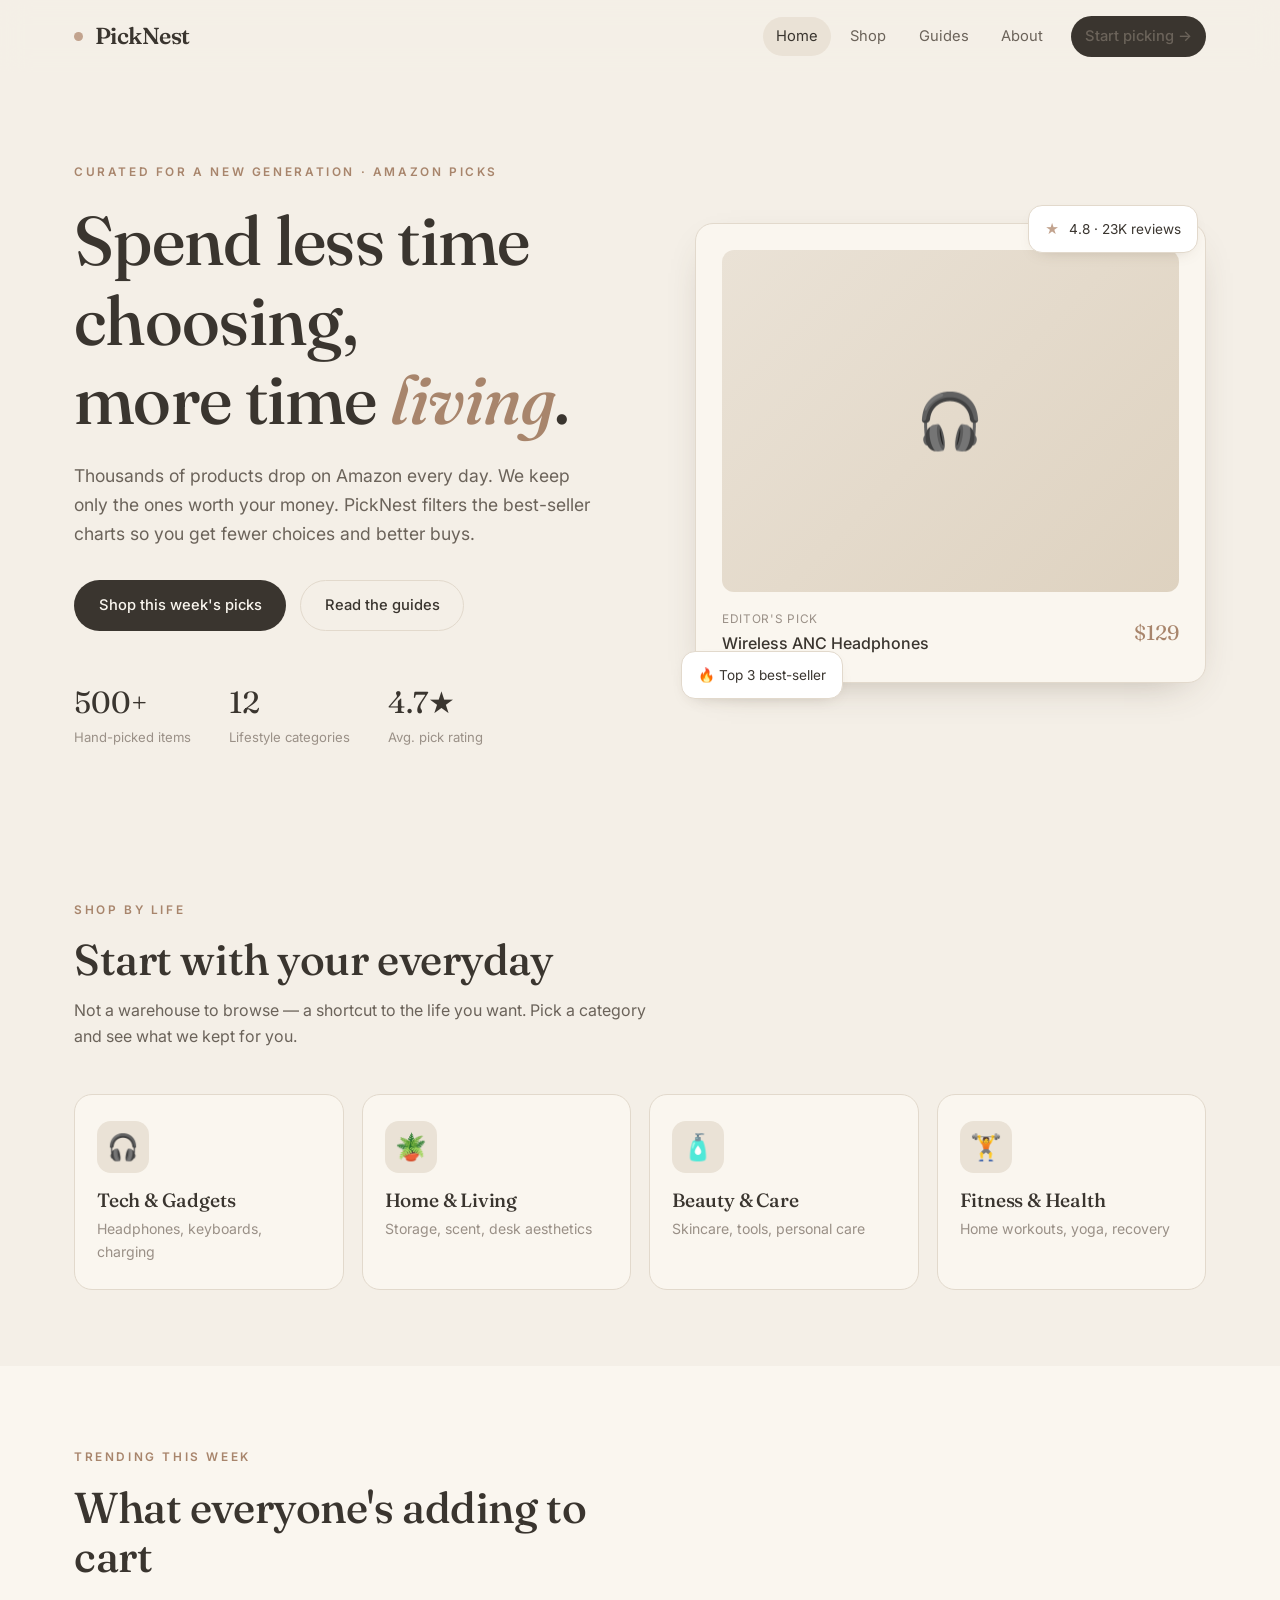
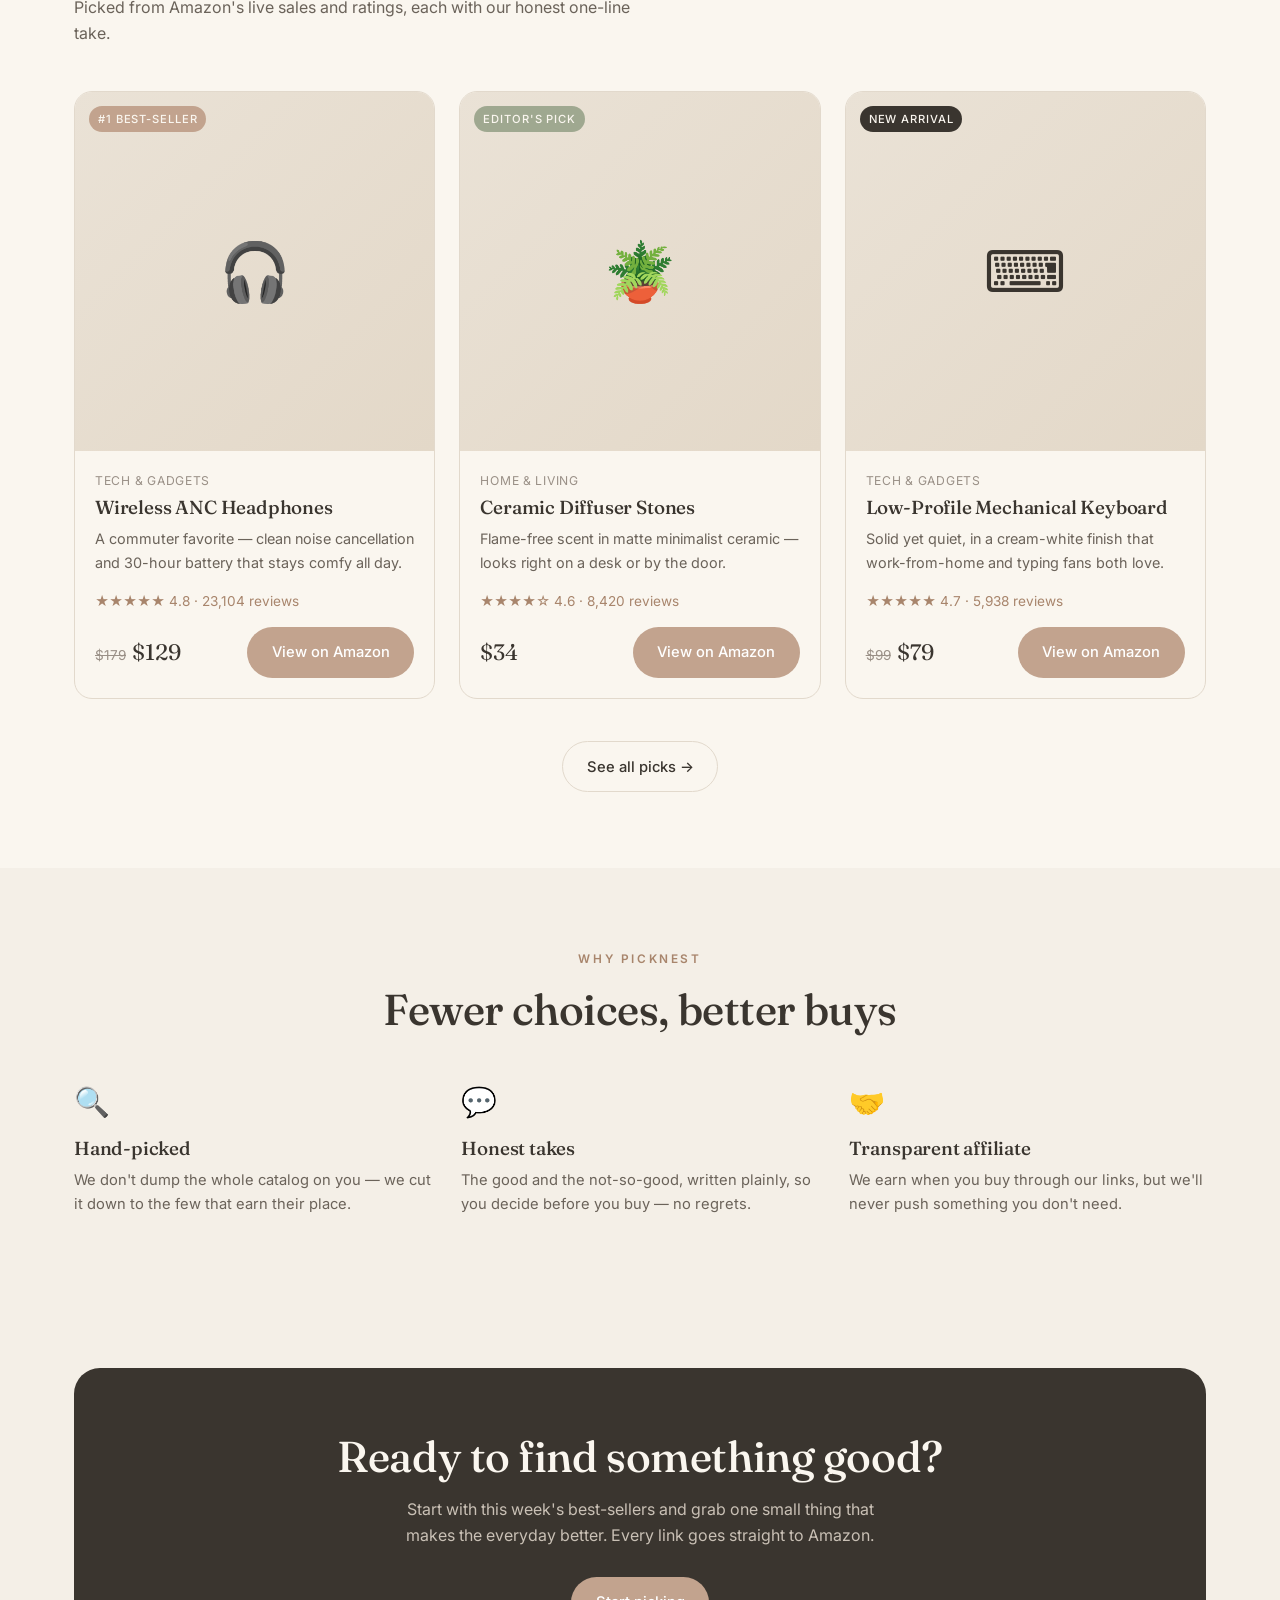
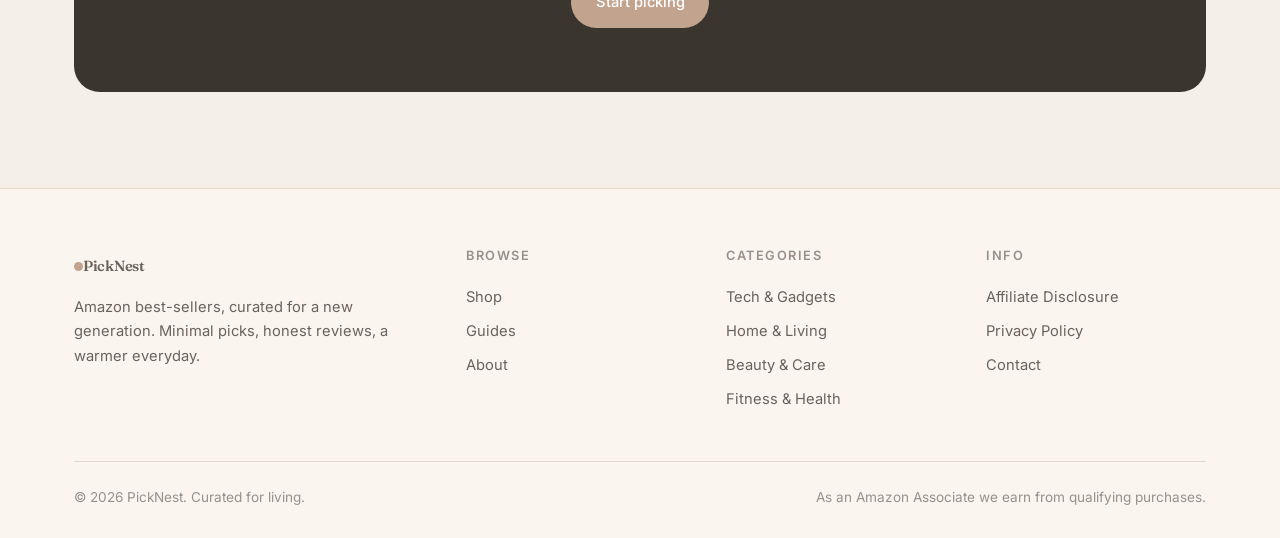
<file: index.html>
<!DOCTYPE html>
<html lang="en">
<head>
<meta charset="UTF-8">
<meta name="viewport" content="width=device-width, initial-scale=1.0">
<title>PickNest — Amazon Best-Sellers, Curated for a New Generation</title>
<meta name="description" content="PickNest filters Amazon's best-sellers down to what's actually worth buying. Minimal picks, honest reviews, a warmer everyday.">
<link rel="preconnect" href="https://fonts.googleapis.com">
<link rel="preconnect" href="https://fonts.gstatic.com" crossorigin>
<link rel="stylesheet" href="css/style.css">
<script>document.documentElement.className+=" js";</script>
</head>
<body>

<!-- HEADER -->
<header class="site-header">
  <div class="wrap nav">
    <a class="brand" href="index.html"><span class="dot"></span>PickNest</a>
    <nav class="nav-links" id="menu">
      <a href="index.html" class="active">Home</a>
      <a href="products.html">Shop</a>
      <a href="blog.html">Guides</a>
      <a href="about.html">About</a>
      <a class="btn btn-primary" href="products.html">Start picking →</a>
    </nav>
    <button class="nav-toggle" aria-label="Menu"><span></span><span></span><span></span></button>
  </div>
</header>

<!-- HERO -->
<section class="hero">
  <div class="wrap hero-grid">
    <div class="hero-copy reveal">
      <span class="eyebrow">Curated for a new generation · Amazon picks</span>
      <h1>Spend less time choosing,<br>more time <em>living</em>.</h1>
      <p>Thousands of products drop on Amazon every day. We keep only the ones worth your money. PickNest filters the best-seller charts so you get fewer choices and better buys.</p>
      <div class="hero-cta">
        <a class="btn btn-primary" href="products.html">Shop this week's picks</a>
        <a class="btn btn-outline" href="blog.html">Read the guides</a>
      </div>
      <div class="hero-stats">
        <div><div class="num">500+</div><div class="lbl">Hand-picked items</div></div>
        <div><div class="num">12</div><div class="lbl">Lifestyle categories</div></div>
        <div><div class="num">4.7★</div><div class="lbl">Avg. pick rating</div></div>
      </div>
    </div>
    <div class="hero-visual reveal">
      <div class="hero-card">
        <div class="thumb">🎧</div>
        <div class="row">
          <div>
            <div class="cat-tag" style="font-size:.74rem;color:var(--muted);letter-spacing:.06em;text-transform:uppercase;">Editor's pick</div>
            <div class="ptitle">Wireless ANC Headphones</div>
          </div>
          <div class="price">$129</div>
        </div>
      </div>
      <div class="hero-float f1"><span class="star">★</span> 4.8 · 23K reviews</div>
      <div class="hero-float f2">🔥 Top 3 best-seller</div>
    </div>
  </div>
</section>

<!-- CATEGORIES -->
<section class="section">
  <div class="wrap">
    <div class="section-head reveal">
      <span class="eyebrow">Shop by life</span>
      <h2>Start with your everyday</h2>
      <p>Not a warehouse to browse — a shortcut to the life you want. Pick a category and see what we kept for you.</p>
    </div>
    <div class="cats">
      <a class="cat reveal" href="products.html"><div class="ico">🎧</div><h3>Tech &amp; Gadgets</h3><p>Headphones, keyboards, charging</p></a>
      <a class="cat reveal" href="products.html"><div class="ico">🪴</div><h3>Home &amp; Living</h3><p>Storage, scent, desk aesthetics</p></a>
      <a class="cat reveal" href="products.html"><div class="ico">🧴</div><h3>Beauty &amp; Care</h3><p>Skincare, tools, personal care</p></a>
      <a class="cat reveal" href="products.html"><div class="ico">🏋️</div><h3>Fitness &amp; Health</h3><p>Home workouts, yoga, recovery</p></a>
    </div>
  </div>
</section>

<!-- FEATURED PRODUCTS -->
<section class="section band-soft">
  <div class="wrap">
    <div class="section-head reveal">
      <span class="eyebrow">Trending this week</span>
      <h2>What everyone's adding to cart</h2>
      <p>Picked from Amazon's live sales and ratings, each with our honest one-line take.</p>
    </div>
    <div class="grid">

      <article class="card reveal">
        <div class="media">🎧<span class="badge clay">#1 Best-seller</span></div>
        <div class="body">
          <span class="cat-tag">Tech &amp; Gadgets</span>
          <h3>Wireless ANC Headphones</h3>
          <p class="desc">A commuter favorite — clean noise cancellation and 30-hour battery that stays comfy all day.</p>
          <div class="rating">★★★★★ 4.8 · 23,104 reviews</div>
          <div class="foot">
            <div class="price"><s>$179</s>$129</div>
            <a class="btn btn-clay" href="https://www.amazon.com/?tag=YOUR_ASSOCIATE_TAG" target="_blank" rel="nofollow sponsored noopener">View on Amazon</a>
          </div>
        </div>
      </article>

      <article class="card reveal">
        <div class="media">🪴<span class="badge sage">Editor's pick</span></div>
        <div class="body">
          <span class="cat-tag">Home &amp; Living</span>
          <h3>Ceramic Diffuser Stones</h3>
          <p class="desc">Flame-free scent in matte minimalist ceramic — looks right on a desk or by the door.</p>
          <div class="rating">★★★★☆ 4.6 · 8,420 reviews</div>
          <div class="foot">
            <div class="price">$34</div>
            <a class="btn btn-clay" href="https://www.amazon.com/?tag=YOUR_ASSOCIATE_TAG" target="_blank" rel="nofollow sponsored noopener">View on Amazon</a>
          </div>
        </div>
      </article>

      <article class="card reveal">
        <div class="media">⌨️<span class="badge">New arrival</span></div>
        <div class="body">
          <span class="cat-tag">Tech &amp; Gadgets</span>
          <h3>Low-Profile Mechanical Keyboard</h3>
          <p class="desc">Solid yet quiet, in a cream-white finish that work-from-home and typing fans both love.</p>
          <div class="rating">★★★★★ 4.7 · 5,938 reviews</div>
          <div class="foot">
            <div class="price"><s>$99</s>$79</div>
            <a class="btn btn-clay" href="https://www.amazon.com/?tag=YOUR_ASSOCIATE_TAG" target="_blank" rel="nofollow sponsored noopener">View on Amazon</a>
          </div>
        </div>
      </article>

    </div>
    <div style="text-align:center;margin-top:42px;" class="reveal">
      <a class="btn btn-outline" href="products.html">See all picks →</a>
    </div>
  </div>
</section>

<!-- WHY US -->
<section class="section">
  <div class="wrap">
    <div class="section-head center reveal">
      <span class="eyebrow">Why PickNest</span>
      <h2>Fewer choices, better buys</h2>
    </div>
    <div class="features">
      <div class="feature reveal"><div class="ico">🔍</div><h3>Hand-picked</h3><p>We don't dump the whole catalog on you — we cut it down to the few that earn their place.</p></div>
      <div class="feature reveal"><div class="ico">💬</div><h3>Honest takes</h3><p>The good and the not-so-good, written plainly, so you decide before you buy — no regrets.</p></div>
      <div class="feature reveal"><div class="ico">🤝</div><h3>Transparent affiliate</h3><p>We earn when you buy through our links, but we'll never push something you don't need.</p></div>
    </div>
  </div>
</section>

<!-- CTA -->
<section class="section">
  <div class="wrap reveal">
    <div class="cta-banner">
      <h2>Ready to find something good?</h2>
      <p>Start with this week's best-sellers and grab one small thing that makes the everyday better. Every link goes straight to Amazon.</p>
      <a class="btn btn-clay" href="products.html">Start picking</a>
    </div>
  </div>
</section>

<!-- FOOTER -->
<footer class="site-footer">
  <div class="wrap">
    <div class="foot-grid">
      <div class="foot-brand">
        <a class="brand" href="index.html"><span class="dot"></span>PickNest</a>
        <p>Amazon best-sellers, curated for a new generation. Minimal picks, honest reviews, a warmer everyday.</p>
      </div>
      <div><h4>Browse</h4><a href="products.html">Shop</a><a href="blog.html">Guides</a><a href="about.html">About</a></div>
      <div><h4>Categories</h4><a href="products.html">Tech &amp; Gadgets</a><a href="products.html">Home &amp; Living</a><a href="products.html">Beauty &amp; Care</a><a href="products.html">Fitness &amp; Health</a></div>
      <div><h4>Info</h4><a href="disclosure.html">Affiliate Disclosure</a><a href="privacy.html">Privacy Policy</a><a href="about.html#contact">Contact</a></div>
    </div>
    <div class="foot-bottom">
      <div>© <span data-year>2026</span> PickNest. Curated for living.</div>
      <div>As an Amazon Associate we earn from qualifying purchases.</div>
    </div>
  </div>
</footer>

<script src="js/main.js"></script>
</body>
</html>
</file>
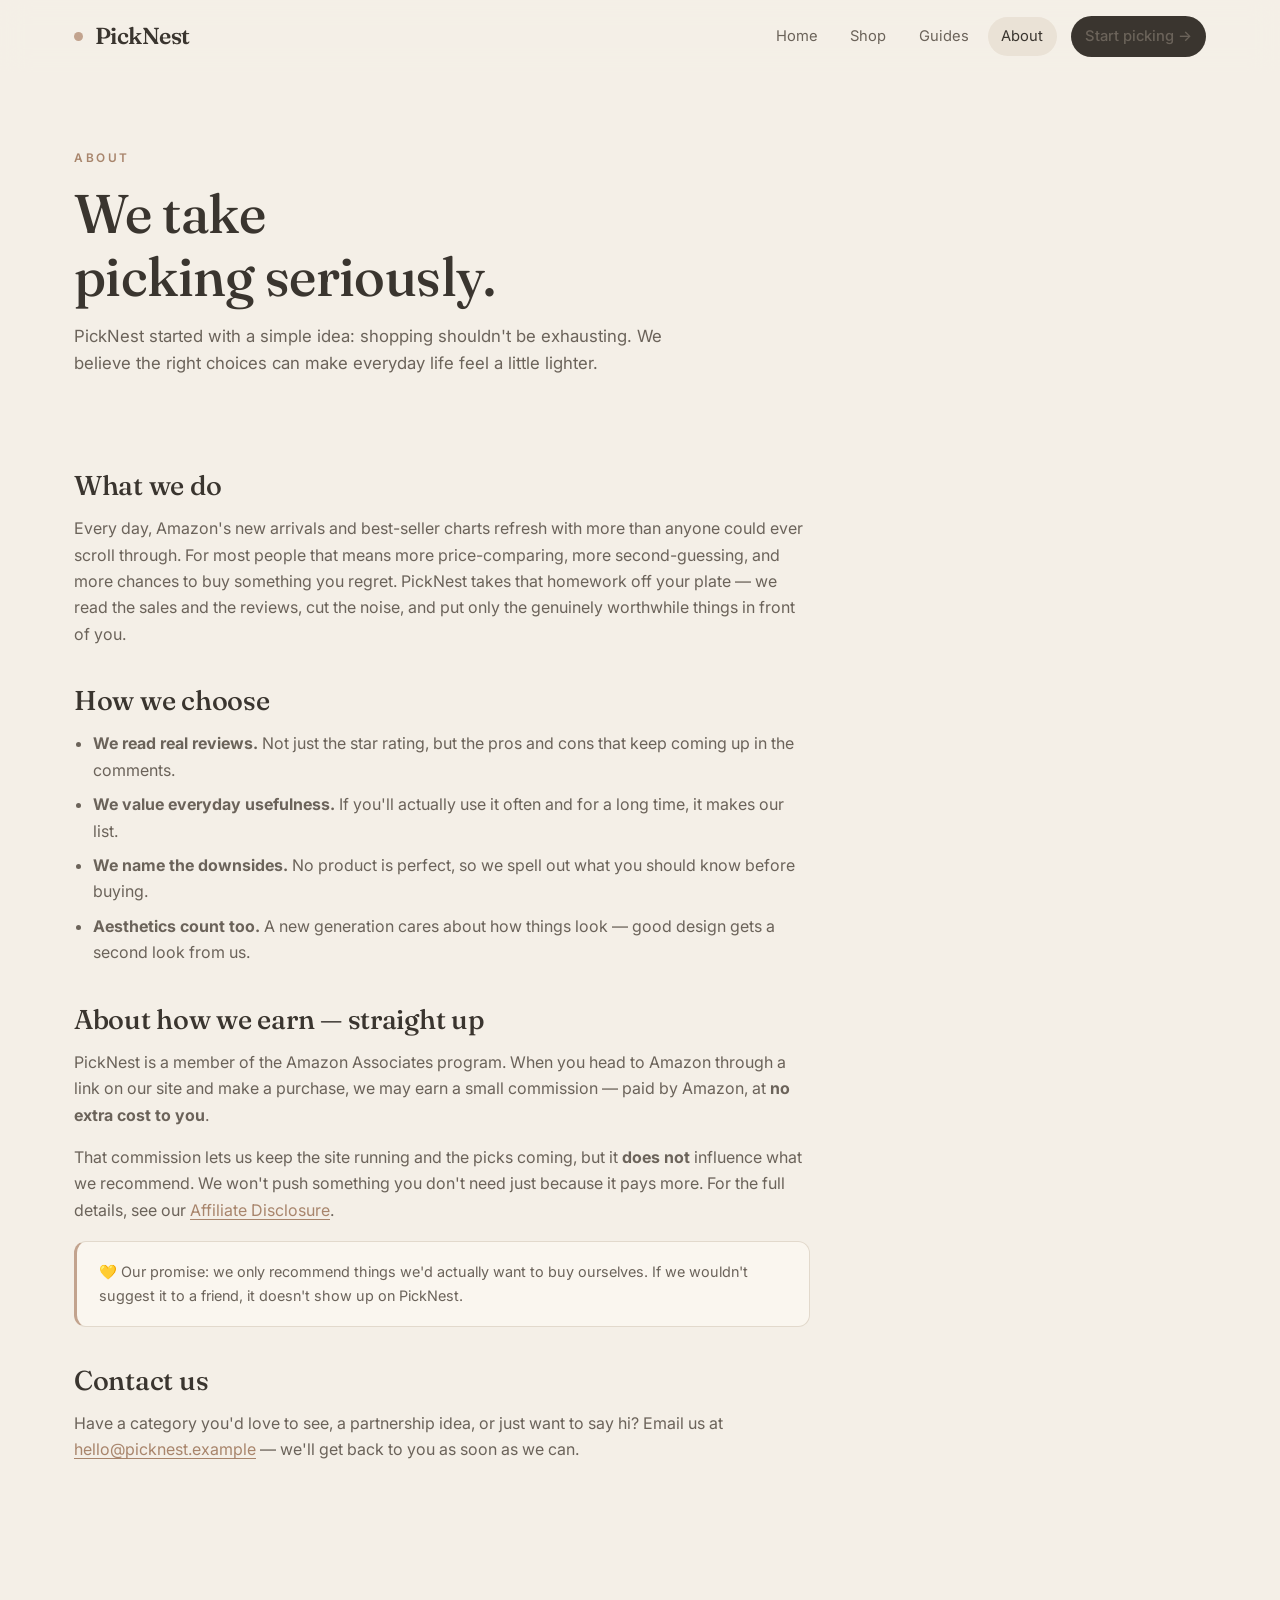
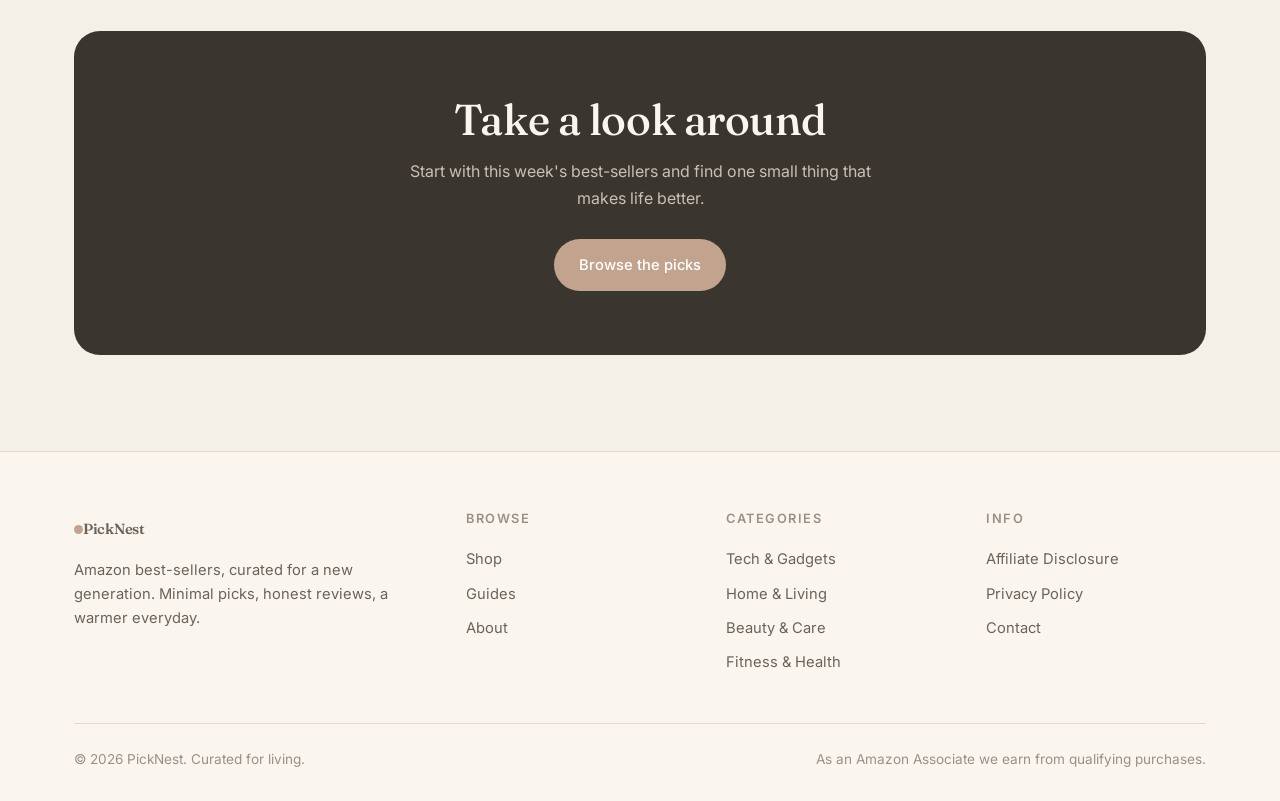
<file: about.html>
<!DOCTYPE html>
<html lang="en">
<head>
<meta charset="UTF-8">
<meta name="viewport" content="width=device-width, initial-scale=1.0">
<title>About — PickNest</title>
<meta name="description" content="Meet PickNest: why we exist, how we choose products, and how we run honestly on the Amazon Associates program.">
<link rel="preconnect" href="https://fonts.googleapis.com">
<link rel="preconnect" href="https://fonts.gstatic.com" crossorigin>
<link rel="stylesheet" href="css/style.css">
<script>document.documentElement.className+=" js";</script>
</head>
<body>

<header class="site-header">
  <div class="wrap nav">
    <a class="brand" href="index.html"><span class="dot"></span>PickNest</a>
    <nav class="nav-links" id="menu">
      <a href="index.html">Home</a>
      <a href="products.html">Shop</a>
      <a href="blog.html">Guides</a>
      <a href="about.html" class="active">About</a>
      <a class="btn btn-primary" href="products.html">Start picking →</a>
    </nav>
    <button class="nav-toggle" aria-label="Menu"><span></span><span></span><span></span></button>
  </div>
</header>

<section class="page-hero">
  <div class="wrap reveal">
    <span class="eyebrow">About</span>
    <h1>We take<br>picking seriously.</h1>
    <p>PickNest started with a simple idea: shopping shouldn't be exhausting. We believe the right choices can make everyday life feel a little lighter.</p>
  </div>
</section>

<section class="section" style="padding-top:24px;">
  <div class="wrap">
    <div class="prose reveal">
      <h2>What we do</h2>
      <p>Every day, Amazon's new arrivals and best-seller charts refresh with more than anyone could ever scroll through. For most people that means more price-comparing, more second-guessing, and more chances to buy something you regret. PickNest takes that homework off your plate — we read the sales and the reviews, cut the noise, and put only the genuinely worthwhile things in front of you.</p>

      <h2>How we choose</h2>
      <ul>
        <li><strong>We read real reviews.</strong> Not just the star rating, but the pros and cons that keep coming up in the comments.</li>
        <li><strong>We value everyday usefulness.</strong> If you'll actually use it often and for a long time, it makes our list.</li>
        <li><strong>We name the downsides.</strong> No product is perfect, so we spell out what you should know before buying.</li>
        <li><strong>Aesthetics count too.</strong> A new generation cares about how things look — good design gets a second look from us.</li>
      </ul>

      <h2>About how we earn — straight up</h2>
      <p>PickNest is a member of the Amazon Associates program. When you head to Amazon through a link on our site and make a purchase, we may earn a small commission — paid by Amazon, at <strong>no extra cost to you</strong>.</p>
      <p>That commission lets us keep the site running and the picks coming, but it <strong>does not</strong> influence what we recommend. We won't push something you don't need just because it pays more. For the full details, see our <a href="disclosure.html">Affiliate Disclosure</a>.</p>

      <div class="disclosure-note">
        💛 Our promise: we only recommend things we'd actually want to buy ourselves. If we wouldn't suggest it to a friend, it doesn't show up on PickNest.
      </div>

      <h2 id="contact">Contact us</h2>
      <p>Have a category you'd love to see, a partnership idea, or just want to say hi? Email us at <a href="mailto:hello@picknest.example">hello@picknest.example</a> — we'll get back to you as soon as we can.</p>
    </div>
  </div>
</section>

<section class="section">
  <div class="wrap reveal">
    <div class="cta-banner">
      <h2>Take a look around</h2>
      <p>Start with this week's best-sellers and find one small thing that makes life better.</p>
      <a class="btn btn-clay" href="products.html">Browse the picks</a>
    </div>
  </div>
</section>

<footer class="site-footer">
  <div class="wrap">
    <div class="foot-grid">
      <div class="foot-brand">
        <a class="brand" href="index.html"><span class="dot"></span>PickNest</a>
        <p>Amazon best-sellers, curated for a new generation. Minimal picks, honest reviews, a warmer everyday.</p>
      </div>
      <div><h4>Browse</h4><a href="products.html">Shop</a><a href="blog.html">Guides</a><a href="about.html">About</a></div>
      <div><h4>Categories</h4><a href="products.html">Tech &amp; Gadgets</a><a href="products.html">Home &amp; Living</a><a href="products.html">Beauty &amp; Care</a><a href="products.html">Fitness &amp; Health</a></div>
      <div><h4>Info</h4><a href="disclosure.html">Affiliate Disclosure</a><a href="privacy.html">Privacy Policy</a><a href="about.html#contact">Contact</a></div>
    </div>
    <div class="foot-bottom">
      <div>© <span data-year>2026</span> PickNest. Curated for living.</div>
      <div>As an Amazon Associate we earn from qualifying purchases.</div>
    </div>
  </div>
</footer>

<script src="js/main.js"></script>
</body>
</html>
</file>
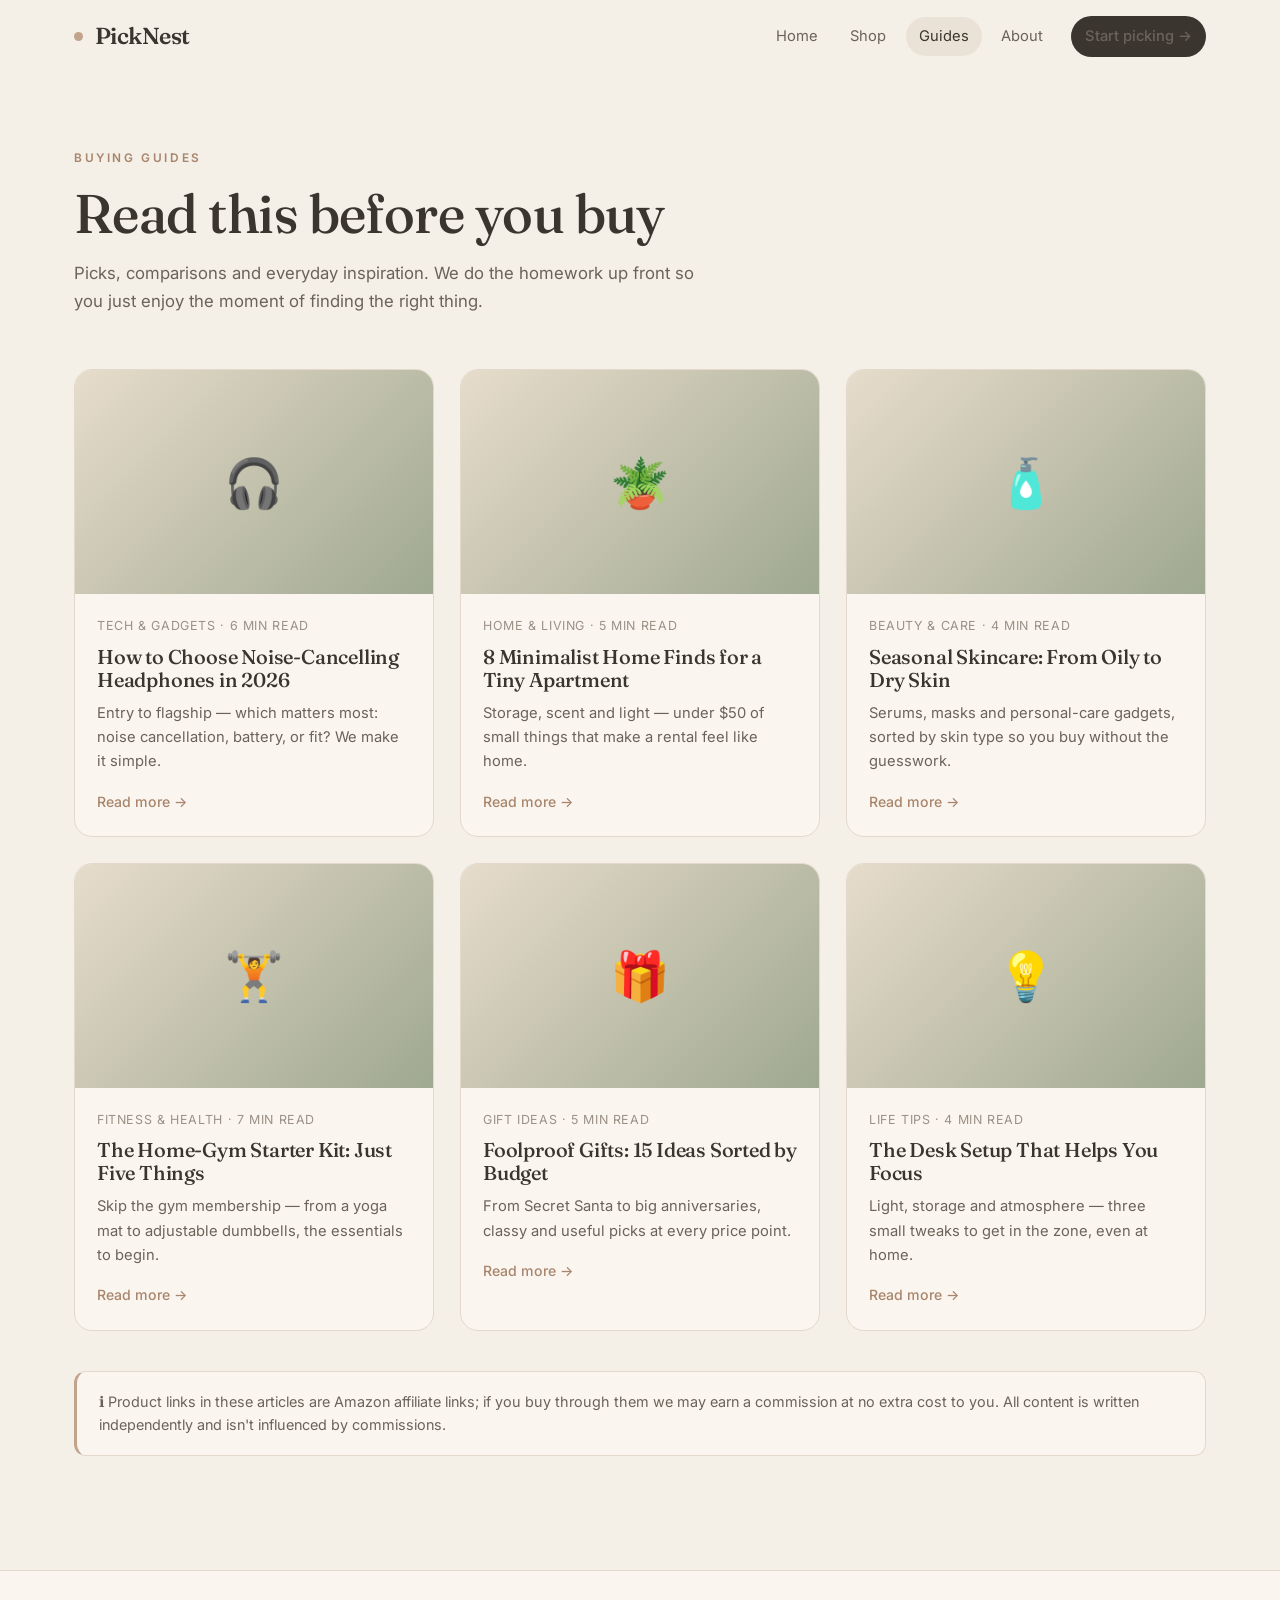
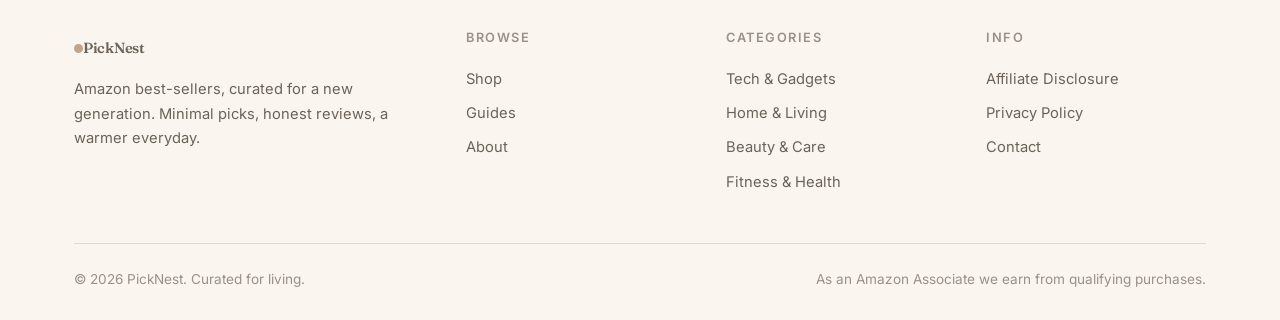
<file: blog.html>
<!DOCTYPE html>
<html lang="en">
<head>
<meta charset="UTF-8">
<meta name="viewport" content="width=device-width, initial-scale=1.0">
<title>Guides — PickNest</title>
<meta name="description" content="PickNest buying guides: picks, comparisons and everyday inspiration to help you buy smart and enjoy it.">
<link rel="preconnect" href="https://fonts.googleapis.com">
<link rel="preconnect" href="https://fonts.gstatic.com" crossorigin>
<link rel="stylesheet" href="css/style.css">
<script>document.documentElement.className+=" js";</script>
</head>
<body>

<header class="site-header">
  <div class="wrap nav">
    <a class="brand" href="index.html"><span class="dot"></span>PickNest</a>
    <nav class="nav-links" id="menu">
      <a href="index.html">Home</a>
      <a href="products.html">Shop</a>
      <a href="blog.html" class="active">Guides</a>
      <a href="about.html">About</a>
      <a class="btn btn-primary" href="products.html">Start picking →</a>
    </nav>
    <button class="nav-toggle" aria-label="Menu"><span></span><span></span><span></span></button>
  </div>
</header>

<section class="page-hero">
  <div class="wrap reveal">
    <span class="eyebrow">Buying guides</span>
    <h1>Read this before you buy</h1>
    <p>Picks, comparisons and everyday inspiration. We do the homework up front so you just enjoy the moment of finding the right thing.</p>
  </div>
</section>

<section class="section" style="padding-top:24px;">
  <div class="wrap">
    <div class="posts">

      <a class="post reveal" href="post-headphones.html">
        <div class="cover">🎧</div>
        <div class="body"><div class="meta">Tech &amp; Gadgets · 6 min read</div>
          <h3>How to Choose Noise-Cancelling Headphones in 2026</h3>
          <p>Entry to flagship — which matters most: noise cancellation, battery, or fit? We make it simple.</p>
          <span class="more">Read more →</span></div>
      </a>

      <a class="post reveal" href="post-home.html">
        <div class="cover">🪴</div>
        <div class="body"><div class="meta">Home &amp; Living · 5 min read</div>
          <h3>8 Minimalist Home Finds for a Tiny Apartment</h3>
          <p>Storage, scent and light — under $50 of small things that make a rental feel like home.</p>
          <span class="more">Read more →</span></div>
      </a>

      <a class="post reveal" href="post-skincare.html">
        <div class="cover">🧴</div>
        <div class="body"><div class="meta">Beauty &amp; Care · 4 min read</div>
          <h3>Seasonal Skincare: From Oily to Dry Skin</h3>
          <p>Serums, masks and personal-care gadgets, sorted by skin type so you buy without the guesswork.</p>
          <span class="more">Read more →</span></div>
      </a>

      <a class="post reveal" href="post-fitness.html">
        <div class="cover">🏋️</div>
        <div class="body"><div class="meta">Fitness &amp; Health · 7 min read</div>
          <h3>The Home-Gym Starter Kit: Just Five Things</h3>
          <p>Skip the gym membership — from a yoga mat to adjustable dumbbells, the essentials to begin.</p>
          <span class="more">Read more →</span></div>
      </a>

      <a class="post reveal" href="post-gifts.html">
        <div class="cover">🎁</div>
        <div class="body"><div class="meta">Gift ideas · 5 min read</div>
          <h3>Foolproof Gifts: 15 Ideas Sorted by Budget</h3>
          <p>From Secret Santa to big anniversaries, classy and useful picks at every price point.</p>
          <span class="more">Read more →</span></div>
      </a>

      <a class="post reveal" href="post-focus.html">
        <div class="cover">💡</div>
        <div class="body"><div class="meta">Life tips · 4 min read</div>
          <h3>The Desk Setup That Helps You Focus</h3>
          <p>Light, storage and atmosphere — three small tweaks to get in the zone, even at home.</p>
          <span class="more">Read more →</span></div>
      </a>

    </div>

    <div class="disclosure-note reveal" style="margin-top:40px;">
      ℹ️ Product links in these articles are Amazon affiliate links; if you buy through them we may earn a commission at no extra cost to you. All content is written independently and isn't influenced by commissions.
    </div>
  </div>
</section>

<footer class="site-footer">
  <div class="wrap">
    <div class="foot-grid">
      <div class="foot-brand">
        <a class="brand" href="index.html"><span class="dot"></span>PickNest</a>
        <p>Amazon best-sellers, curated for a new generation. Minimal picks, honest reviews, a warmer everyday.</p>
      </div>
      <div><h4>Browse</h4><a href="products.html">Shop</a><a href="blog.html">Guides</a><a href="about.html">About</a></div>
      <div><h4>Categories</h4><a href="products.html">Tech &amp; Gadgets</a><a href="products.html">Home &amp; Living</a><a href="products.html">Beauty &amp; Care</a><a href="products.html">Fitness &amp; Health</a></div>
      <div><h4>Info</h4><a href="disclosure.html">Affiliate Disclosure</a><a href="privacy.html">Privacy Policy</a><a href="about.html#contact">Contact</a></div>
    </div>
    <div class="foot-bottom">
      <div>© <span data-year>2026</span> PickNest. Curated for living.</div>
      <div>As an Amazon Associate we earn from qualifying purchases.</div>
    </div>
  </div>
</footer>

<script src="js/main.js"></script>
</body>
</html>
</file>
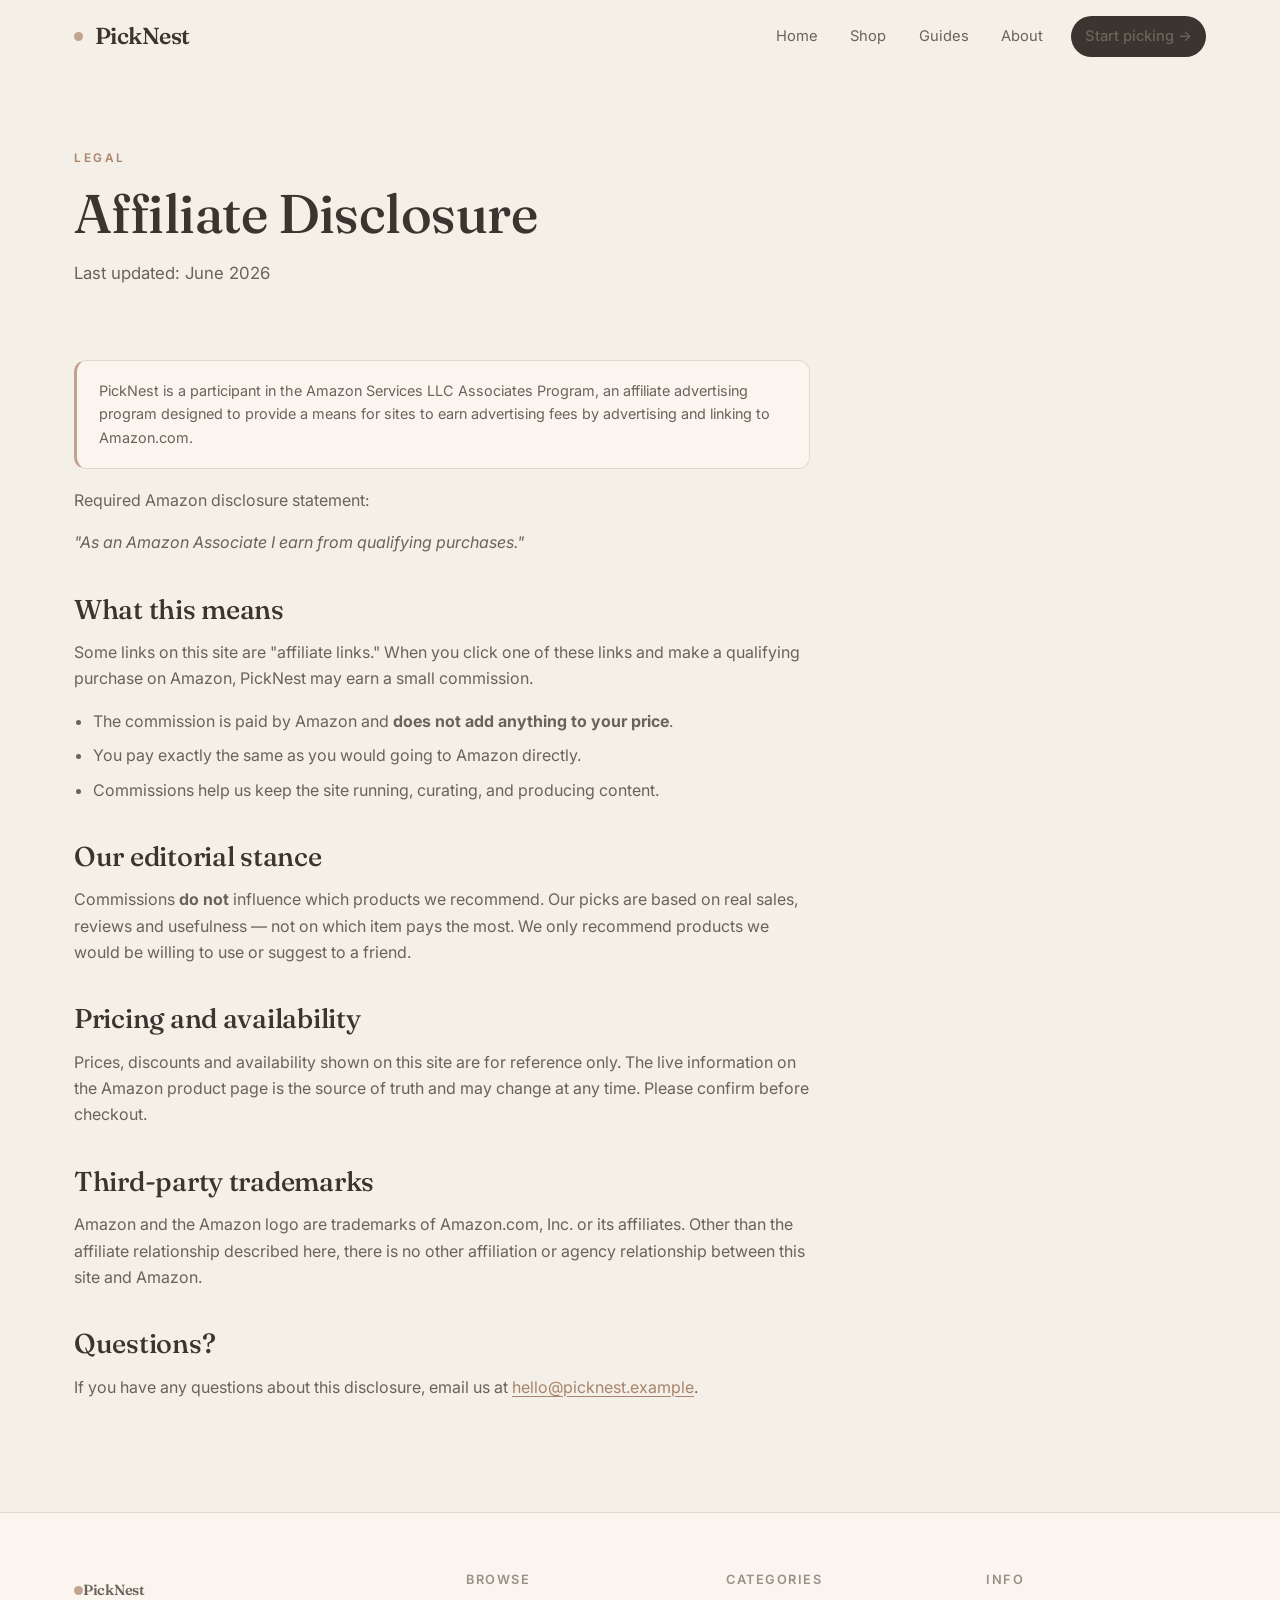
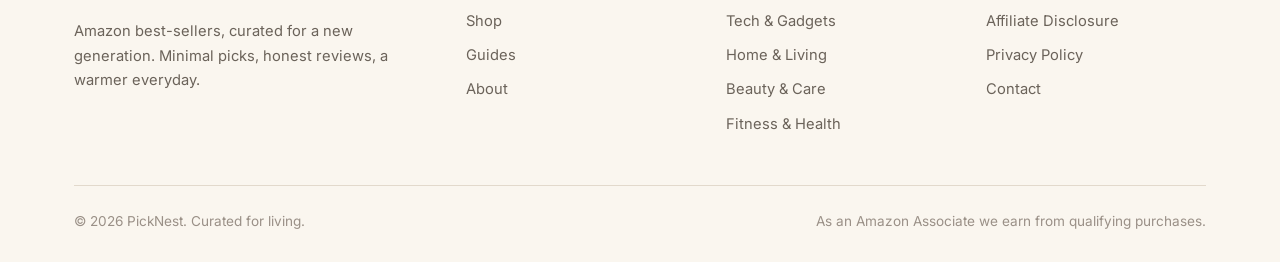
<file: disclosure.html>
<!DOCTYPE html>
<html lang="en">
<head>
<meta charset="UTF-8">
<meta name="viewport" content="width=device-width, initial-scale=1.0">
<title>Affiliate Disclosure — PickNest</title>
<meta name="description" content="PickNest's Amazon Associates affiliate disclosure.">
<link rel="preconnect" href="https://fonts.googleapis.com">
<link rel="preconnect" href="https://fonts.gstatic.com" crossorigin>
<link rel="stylesheet" href="css/style.css">
<script>document.documentElement.className+=" js";</script>
</head>
<body>

<header class="site-header">
  <div class="wrap nav">
    <a class="brand" href="index.html"><span class="dot"></span>PickNest</a>
    <nav class="nav-links" id="menu">
      <a href="index.html">Home</a>
      <a href="products.html">Shop</a>
      <a href="blog.html">Guides</a>
      <a href="about.html">About</a>
      <a class="btn btn-primary" href="products.html">Start picking →</a>
    </nav>
    <button class="nav-toggle" aria-label="Menu"><span></span><span></span><span></span></button>
  </div>
</header>

<section class="page-hero">
  <div class="wrap reveal">
    <span class="eyebrow">Legal</span>
    <h1>Affiliate Disclosure</h1>
    <p>Last updated: June 2026</p>
  </div>
</section>

<section class="section" style="padding-top:24px;">
  <div class="wrap">
    <div class="prose reveal">
      <div class="disclosure-note">
        PickNest is a participant in the Amazon Services LLC Associates Program, an affiliate advertising program designed to provide a means for sites to earn advertising fees by advertising and linking to Amazon.com.
      </div>

      <p>Required Amazon disclosure statement:</p>
      <p><em>"As an Amazon Associate I earn from qualifying purchases."</em></p>

      <h2>What this means</h2>
      <p>Some links on this site are "affiliate links." When you click one of these links and make a qualifying purchase on Amazon, PickNest may earn a small commission.</p>
      <ul>
        <li>The commission is paid by Amazon and <strong>does not add anything to your price</strong>.</li>
        <li>You pay exactly the same as you would going to Amazon directly.</li>
        <li>Commissions help us keep the site running, curating, and producing content.</li>
      </ul>

      <h2>Our editorial stance</h2>
      <p>Commissions <strong>do not</strong> influence which products we recommend. Our picks are based on real sales, reviews and usefulness — not on which item pays the most. We only recommend products we would be willing to use or suggest to a friend.</p>

      <h2>Pricing and availability</h2>
      <p>Prices, discounts and availability shown on this site are for reference only. The live information on the Amazon product page is the source of truth and may change at any time. Please confirm before checkout.</p>

      <h2>Third-party trademarks</h2>
      <p>Amazon and the Amazon logo are trademarks of Amazon.com, Inc. or its affiliates. Other than the affiliate relationship described here, there is no other affiliation or agency relationship between this site and Amazon.</p>

      <h2>Questions?</h2>
      <p>If you have any questions about this disclosure, email us at <a href="mailto:hello@picknest.example">hello@picknest.example</a>.</p>
    </div>
  </div>
</section>

<footer class="site-footer">
  <div class="wrap">
    <div class="foot-grid">
      <div class="foot-brand">
        <a class="brand" href="index.html"><span class="dot"></span>PickNest</a>
        <p>Amazon best-sellers, curated for a new generation. Minimal picks, honest reviews, a warmer everyday.</p>
      </div>
      <div><h4>Browse</h4><a href="products.html">Shop</a><a href="blog.html">Guides</a><a href="about.html">About</a></div>
      <div><h4>Categories</h4><a href="products.html">Tech &amp; Gadgets</a><a href="products.html">Home &amp; Living</a><a href="products.html">Beauty &amp; Care</a><a href="products.html">Fitness &amp; Health</a></div>
      <div><h4>Info</h4><a href="disclosure.html">Affiliate Disclosure</a><a href="privacy.html">Privacy Policy</a><a href="about.html#contact">Contact</a></div>
    </div>
    <div class="foot-bottom">
      <div>© <span data-year>2026</span> PickNest. Curated for living.</div>
      <div>As an Amazon Associate we earn from qualifying purchases.</div>
    </div>
  </div>
</footer>

<script src="js/main.js"></script>
</body>
</html>
</file>
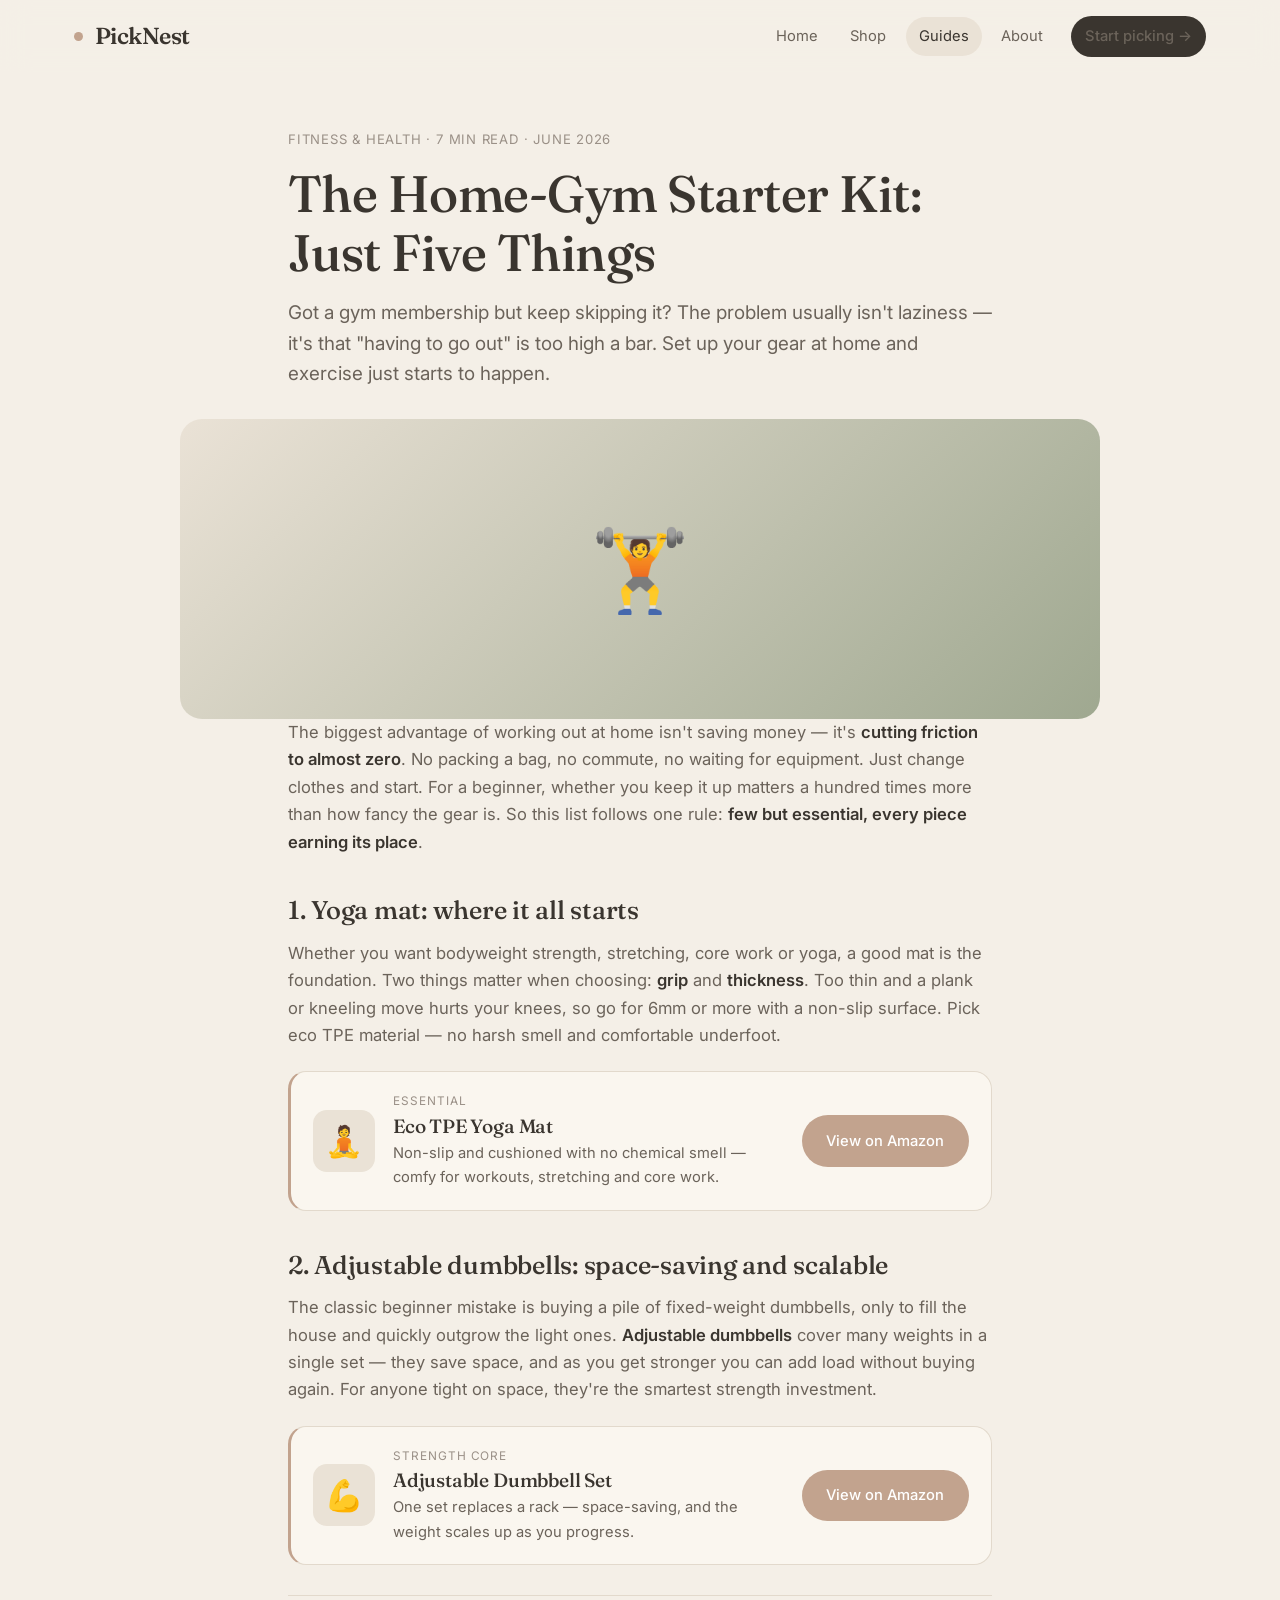
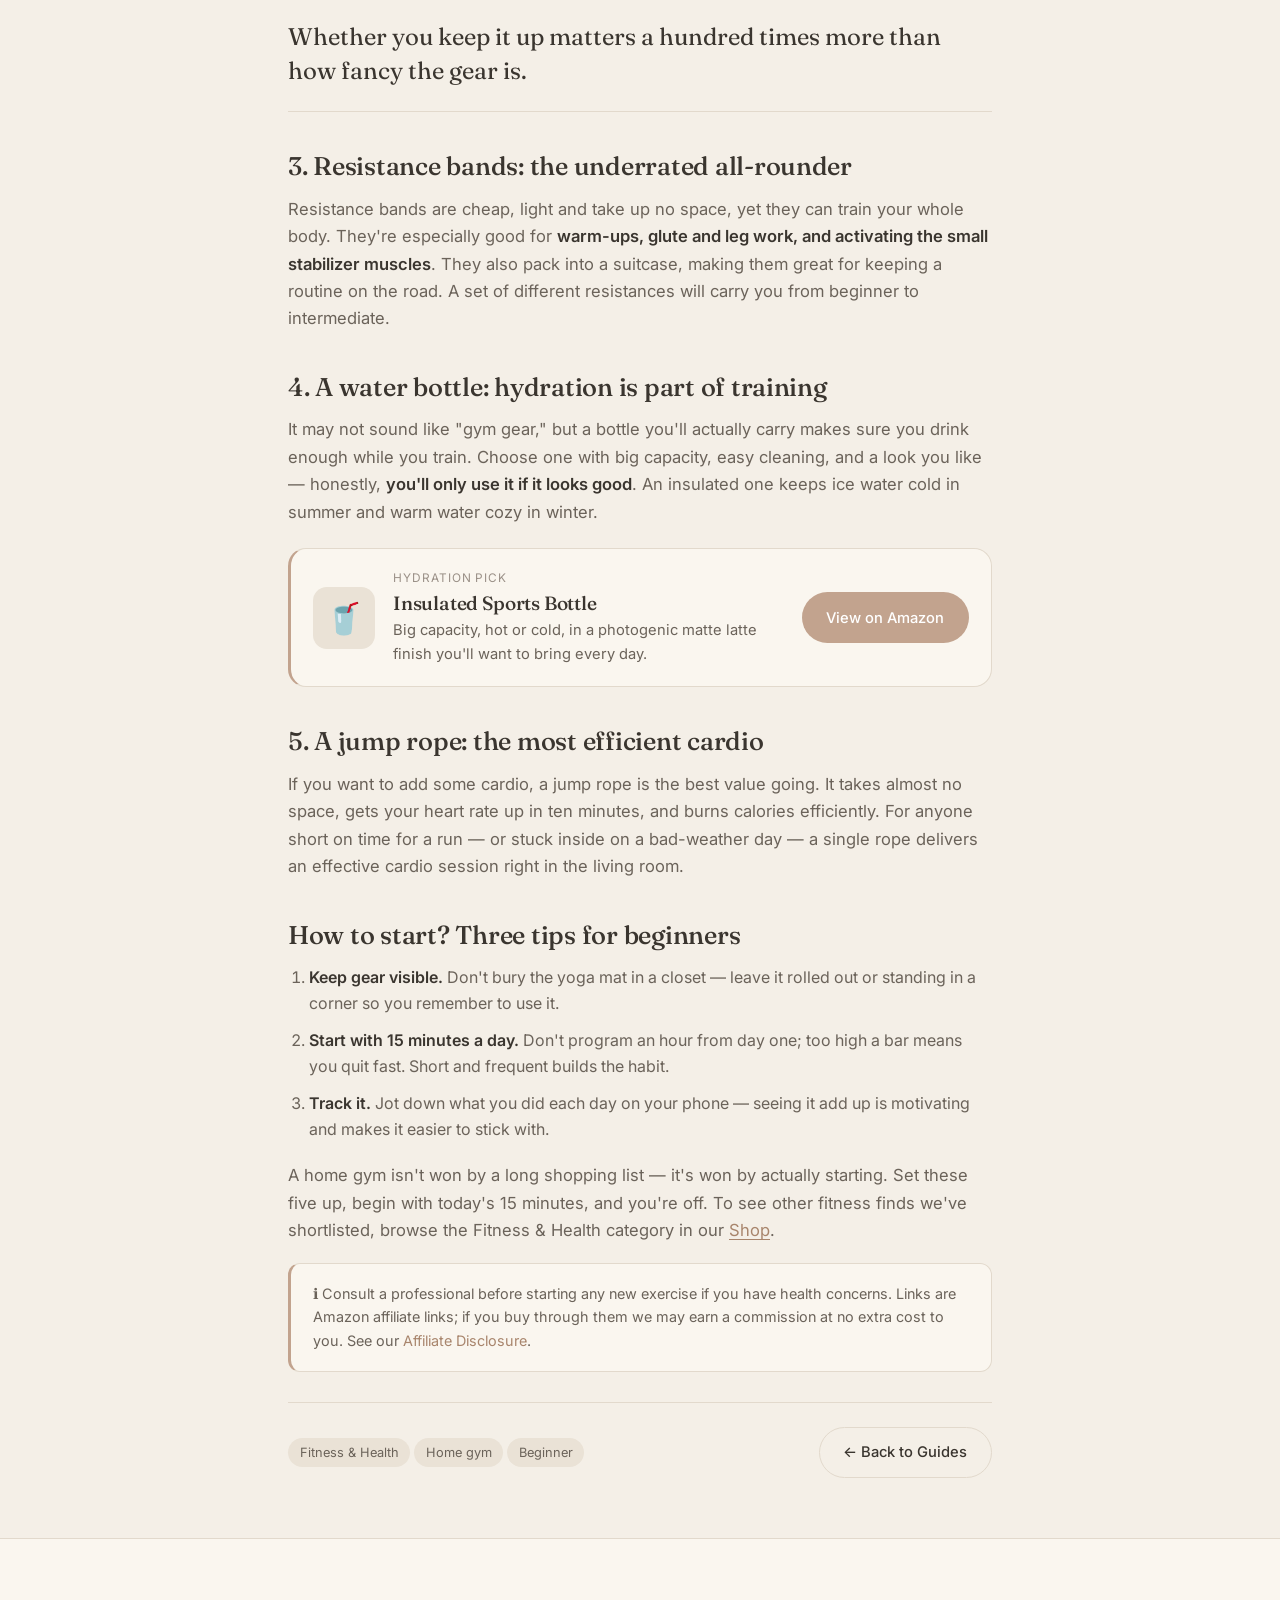
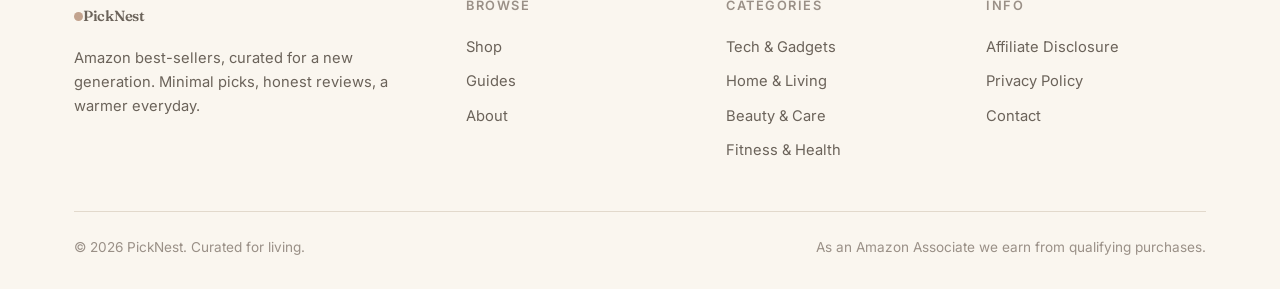
<file: post-fitness.html>
<!DOCTYPE html>
<html lang="en">
<head>
<meta charset="UTF-8">
<meta name="viewport" content="width=device-width, initial-scale=1.0">
<title>The Home-Gym Starter Kit: Just Five Things — PickNest</title>
<meta name="description" content="Skip the gym membership — from a yoga mat to adjustable dumbbells, five pieces to start training at home. PickNest's home-gym starter checklist.">
<link rel="preconnect" href="https://fonts.googleapis.com">
<link rel="preconnect" href="https://fonts.gstatic.com" crossorigin>
<link rel="stylesheet" href="css/style.css">
<script>document.documentElement.className+=" js";</script>
</head>
<body>

<header class="site-header">
  <div class="wrap nav">
    <a class="brand" href="index.html"><span class="dot"></span>PickNest</a>
    <nav class="nav-links" id="menu">
      <a href="index.html">Home</a>
      <a href="products.html">Shop</a>
      <a href="blog.html" class="active">Guides</a>
      <a href="about.html">About</a>
      <a class="btn btn-primary" href="products.html">Start picking →</a>
    </nav>
    <button class="nav-toggle" aria-label="Menu"><span></span><span></span><span></span></button>
  </div>
</header>

<article class="article">
  <div class="wrap">
    <div class="article-head reveal">
      <div class="meta">Fitness &amp; Health · 7 min read · June 2026</div>
      <h1>The Home-Gym Starter Kit: Just Five Things</h1>
      <p class="standfirst">Got a gym membership but keep skipping it? The problem usually isn't laziness — it's that "having to go out" is too high a bar. Set up your gear at home and exercise just starts to happen.</p>
    </div>
    <div class="article-cover reveal">🏋️</div>
  </div>

  <div class="wrap">
    <div class="article-body reveal">
      <p>The biggest advantage of working out at home isn't saving money — it's <strong>cutting friction to almost zero</strong>. No packing a bag, no commute, no waiting for equipment. Just change clothes and start. For a beginner, whether you keep it up matters a hundred times more than how fancy the gear is. So this list follows one rule: <strong>few but essential, every piece earning its place</strong>.</p>

      <h2>1. Yoga mat: where it all starts</h2>
      <p>Whether you want bodyweight strength, stretching, core work or yoga, a good mat is the foundation. Two things matter when choosing: <strong>grip</strong> and <strong>thickness</strong>. Too thin and a plank or kneeling move hurts your knees, so go for 6mm or more with a non-slip surface. Pick eco TPE material — no harsh smell and comfortable underfoot.</p>

      <div class="pick reveal">
        <div class="pick-ico">🧘</div>
        <div class="pick-info">
          <div class="tag">Essential</div>
          <h4>Eco TPE Yoga Mat</h4>
          <p>Non-slip and cushioned with no chemical smell — comfy for workouts, stretching and core work.</p>
        </div>
        <a class="btn btn-clay pick-go" href="https://www.amazon.com/?tag=YOUR_ASSOCIATE_TAG" target="_blank" rel="nofollow sponsored noopener">View on Amazon</a>
      </div>

      <h2>2. Adjustable dumbbells: space-saving and scalable</h2>
      <p>The classic beginner mistake is buying a pile of fixed-weight dumbbells, only to fill the house and quickly outgrow the light ones. <strong>Adjustable dumbbells</strong> cover many weights in a single set — they save space, and as you get stronger you can add load without buying again. For anyone tight on space, they're the smartest strength investment.</p>

      <div class="pick reveal">
        <div class="pick-ico">💪</div>
        <div class="pick-info">
          <div class="tag">Strength core</div>
          <h4>Adjustable Dumbbell Set</h4>
          <p>One set replaces a rack — space-saving, and the weight scales up as you progress.</p>
        </div>
        <a class="btn btn-clay pick-go" href="https://www.amazon.com/?tag=YOUR_ASSOCIATE_TAG" target="_blank" rel="nofollow sponsored noopener">View on Amazon</a>
      </div>

      <div class="pull reveal">Whether you keep it up matters a hundred times more than how fancy the gear is.</div>

      <h2>3. Resistance bands: the underrated all-rounder</h2>
      <p>Resistance bands are cheap, light and take up no space, yet they can train your whole body. They're especially good for <strong>warm-ups, glute and leg work, and activating the small stabilizer muscles</strong>. They also pack into a suitcase, making them great for keeping a routine on the road. A set of different resistances will carry you from beginner to intermediate.</p>

      <h2>4. A water bottle: hydration is part of training</h2>
      <p>It may not sound like "gym gear," but a bottle you'll actually carry makes sure you drink enough while you train. Choose one with big capacity, easy cleaning, and a look you like — honestly, <strong>you'll only use it if it looks good</strong>. An insulated one keeps ice water cold in summer and warm water cozy in winter.</p>

      <div class="pick reveal">
        <div class="pick-ico">🥤</div>
        <div class="pick-info">
          <div class="tag">Hydration pick</div>
          <h4>Insulated Sports Bottle</h4>
          <p>Big capacity, hot or cold, in a photogenic matte latte finish you'll want to bring every day.</p>
        </div>
        <a class="btn btn-clay pick-go" href="https://www.amazon.com/?tag=YOUR_ASSOCIATE_TAG" target="_blank" rel="nofollow sponsored noopener">View on Amazon</a>
      </div>

      <h2>5. A jump rope: the most efficient cardio</h2>
      <p>If you want to add some cardio, a jump rope is the best value going. It takes almost no space, gets your heart rate up in ten minutes, and burns calories efficiently. For anyone short on time for a run — or stuck inside on a bad-weather day — a single rope delivers an effective cardio session right in the living room.</p>

      <h2>How to start? Three tips for beginners</h2>
      <ol>
        <li><strong>Keep gear visible.</strong> Don't bury the yoga mat in a closet — leave it rolled out or standing in a corner so you remember to use it.</li>
        <li><strong>Start with 15 minutes a day.</strong> Don't program an hour from day one; too high a bar means you quit fast. Short and frequent builds the habit.</li>
        <li><strong>Track it.</strong> Jot down what you did each day on your phone — seeing it add up is motivating and makes it easier to stick with.</li>
      </ol>

      <p>A home gym isn't won by a long shopping list — it's won by actually starting. Set these five up, begin with today's 15 minutes, and you're off. To see other fitness finds we've shortlisted, browse the Fitness &amp; Health category in our <a class="inline" href="products.html">Shop</a>.</p>

      <div class="disclosure-note">
        ℹ️ Consult a professional before starting any new exercise if you have health concerns. Links are Amazon affiliate links; if you buy through them we may earn a commission at no extra cost to you. See our <a href="disclosure.html" style="color:var(--clay-deep);">Affiliate Disclosure</a>.
      </div>
    </div>

    <div class="article-foot reveal">
      <div><span class="tag-chip">Fitness &amp; Health</span> <span class="tag-chip">Home gym</span> <span class="tag-chip">Beginner</span></div>
      <a class="btn btn-outline" href="blog.html">← Back to Guides</a>
    </div>
  </div>
</article>

<footer class="site-footer">
  <div class="wrap">
    <div class="foot-grid">
      <div class="foot-brand">
        <a class="brand" href="index.html"><span class="dot"></span>PickNest</a>
        <p>Amazon best-sellers, curated for a new generation. Minimal picks, honest reviews, a warmer everyday.</p>
      </div>
      <div><h4>Browse</h4><a href="products.html">Shop</a><a href="blog.html">Guides</a><a href="about.html">About</a></div>
      <div><h4>Categories</h4><a href="products.html">Tech &amp; Gadgets</a><a href="products.html">Home &amp; Living</a><a href="products.html">Beauty &amp; Care</a><a href="products.html">Fitness &amp; Health</a></div>
      <div><h4>Info</h4><a href="disclosure.html">Affiliate Disclosure</a><a href="privacy.html">Privacy Policy</a><a href="about.html#contact">Contact</a></div>
    </div>
    <div class="foot-bottom">
      <div>© <span data-year>2026</span> PickNest. Curated for living.</div>
      <div>As an Amazon Associate we earn from qualifying purchases.</div>
    </div>
  </div>
</footer>

<script src="js/main.js"></script>
</body>
</html>
</file>
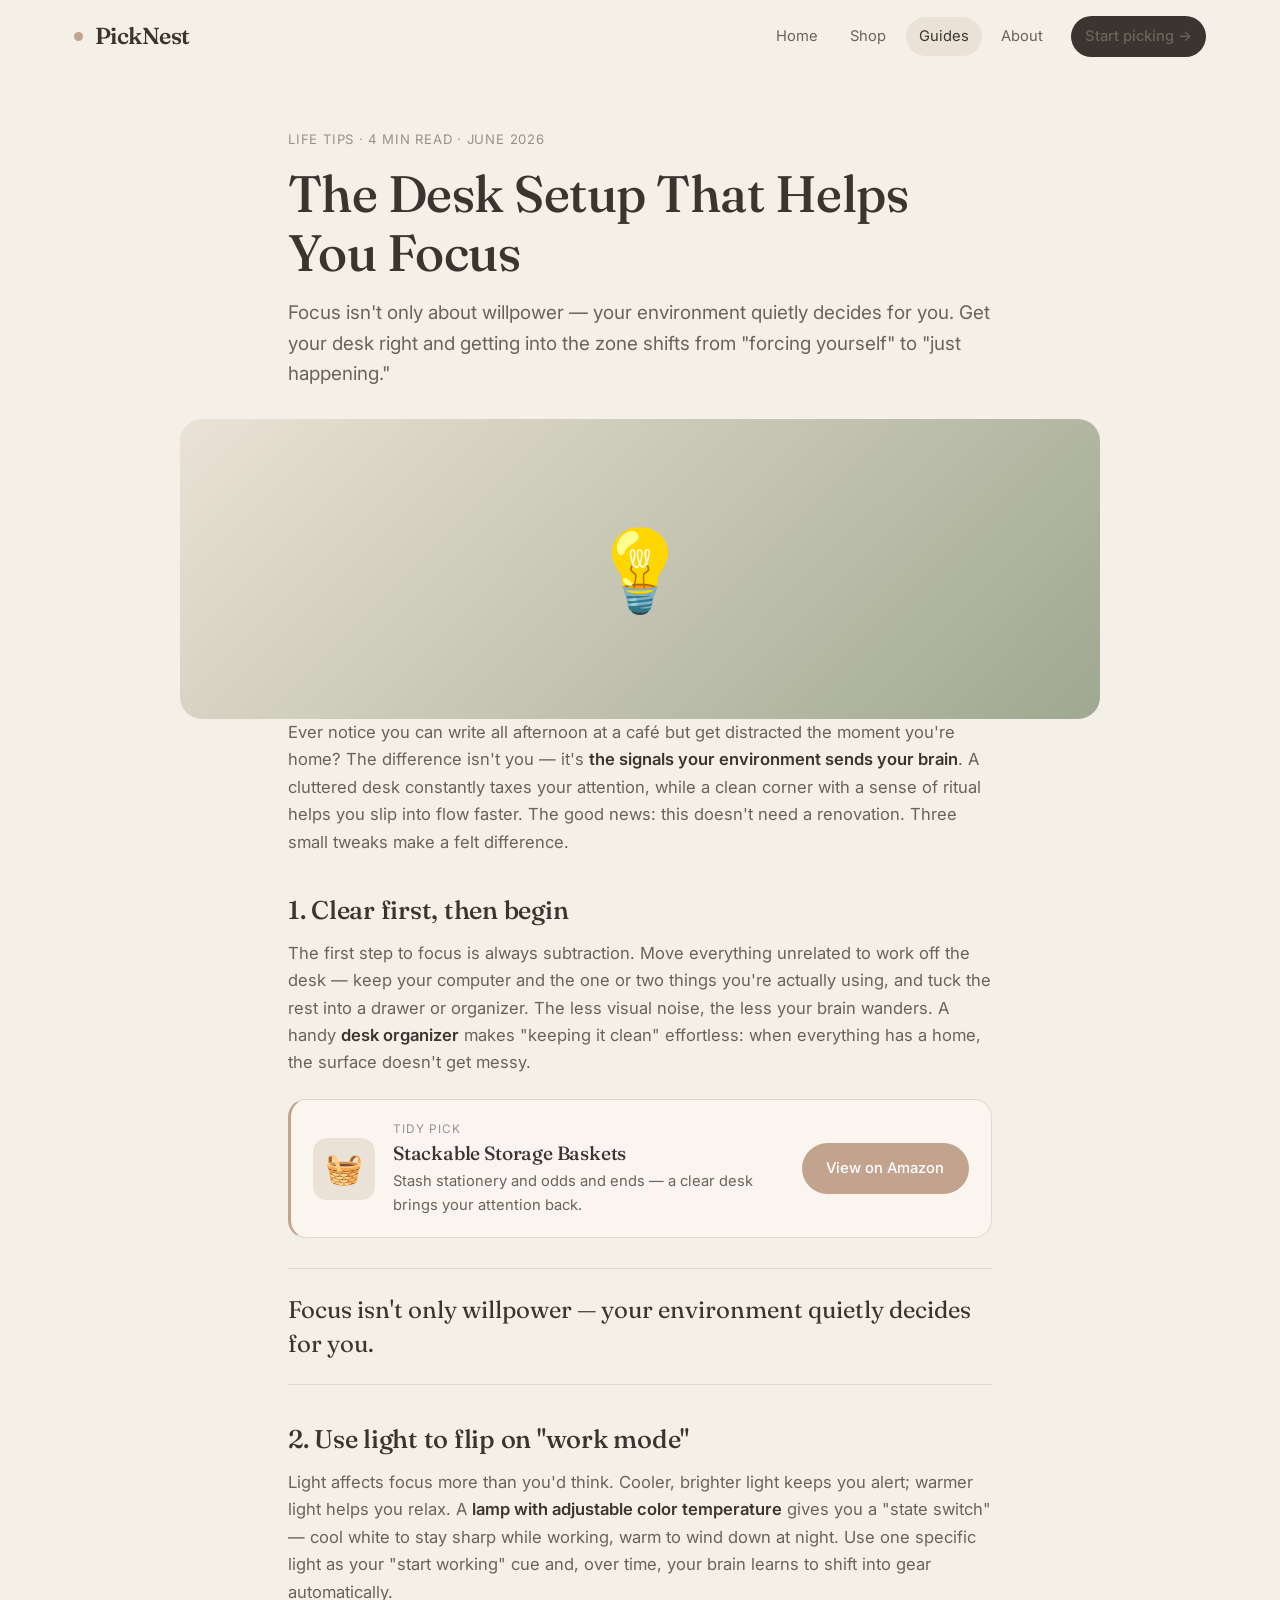
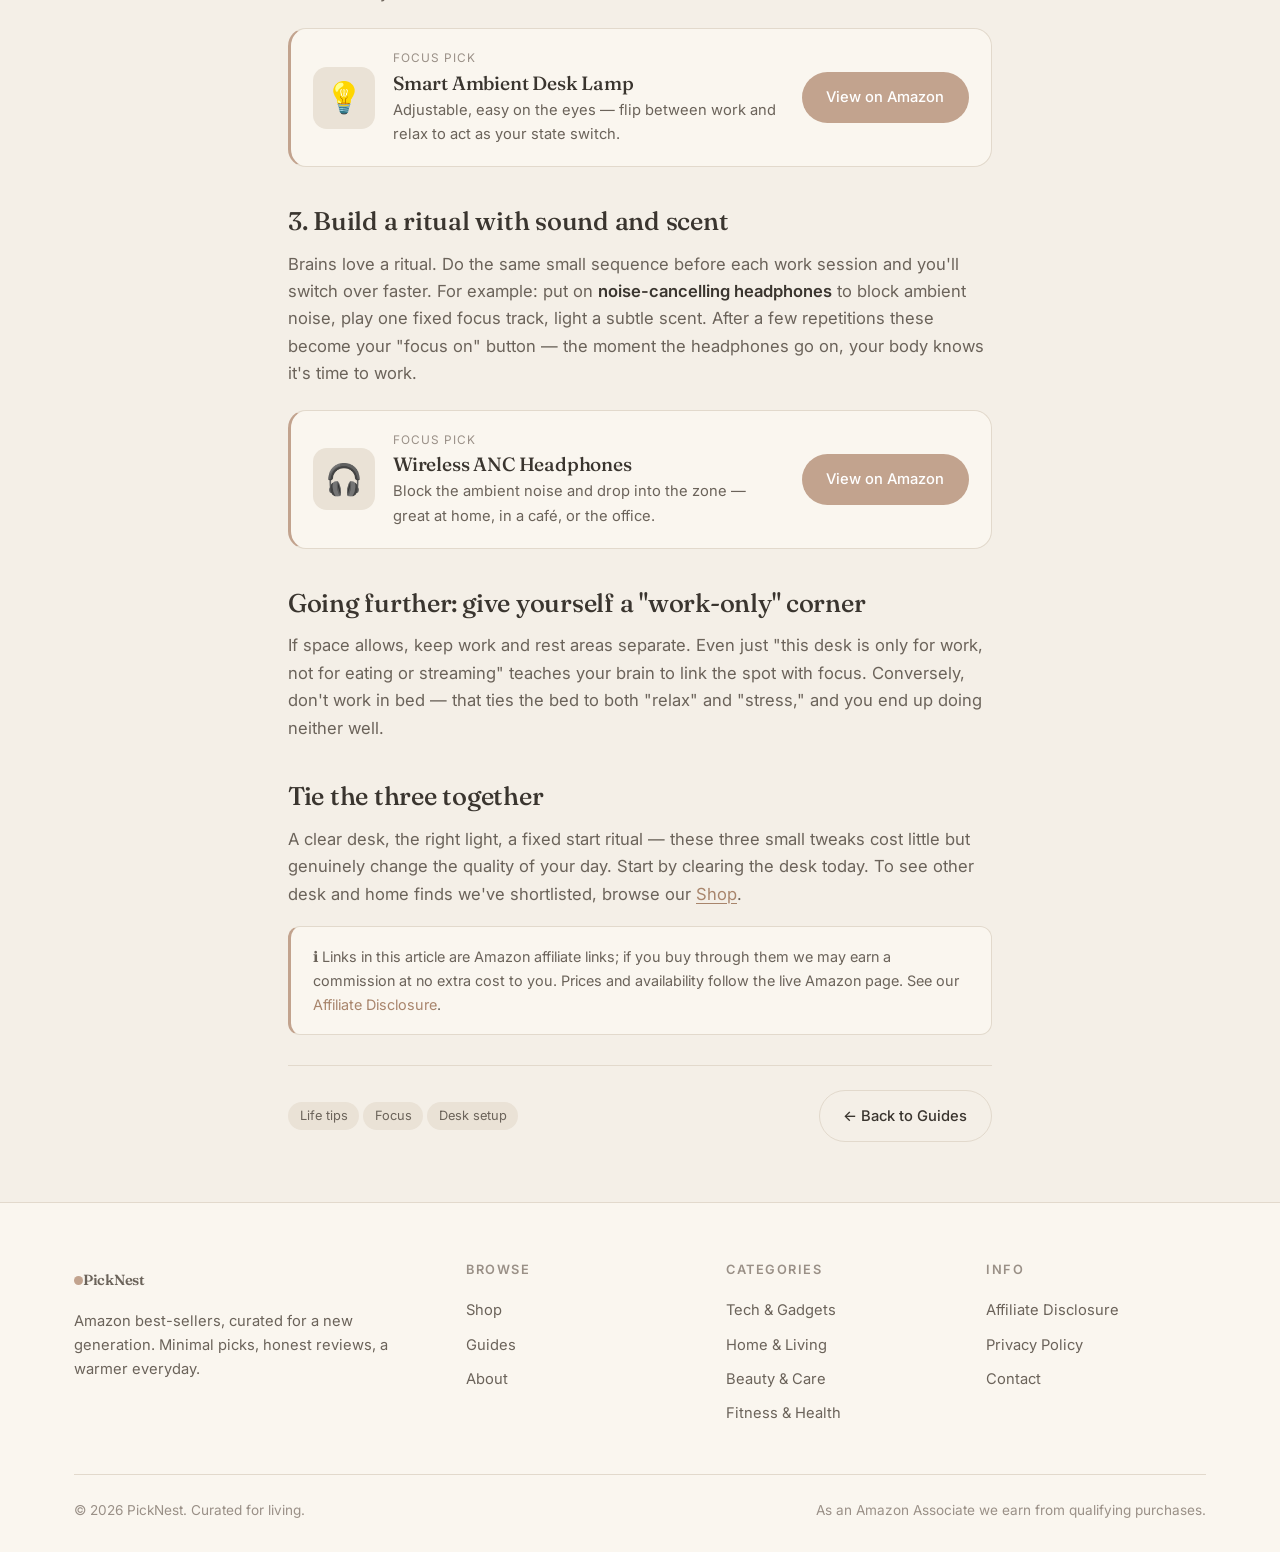
<file: post-focus.html>
<!DOCTYPE html>
<html lang="en">
<head>
<meta charset="UTF-8">
<meta name="viewport" content="width=device-width, initial-scale=1.0">
<title>The Desk Setup That Helps You Focus — PickNest</title>
<meta name="description" content="Light, storage and atmosphere — three small tweaks to get in the zone, even at home. PickNest's focus desk-setup guide.">
<link rel="preconnect" href="https://fonts.googleapis.com">
<link rel="preconnect" href="https://fonts.gstatic.com" crossorigin>
<link rel="stylesheet" href="css/style.css">
<script>document.documentElement.className+=" js";</script>
</head>
<body>

<header class="site-header">
  <div class="wrap nav">
    <a class="brand" href="index.html"><span class="dot"></span>PickNest</a>
    <nav class="nav-links" id="menu">
      <a href="index.html">Home</a>
      <a href="products.html">Shop</a>
      <a href="blog.html" class="active">Guides</a>
      <a href="about.html">About</a>
      <a class="btn btn-primary" href="products.html">Start picking →</a>
    </nav>
    <button class="nav-toggle" aria-label="Menu"><span></span><span></span><span></span></button>
  </div>
</header>

<article class="article">
  <div class="wrap">
    <div class="article-head reveal">
      <div class="meta">Life tips · 4 min read · June 2026</div>
      <h1>The Desk Setup That Helps You Focus</h1>
      <p class="standfirst">Focus isn't only about willpower — your environment quietly decides for you. Get your desk right and getting into the zone shifts from "forcing yourself" to "just happening."</p>
    </div>
    <div class="article-cover reveal">💡</div>
  </div>

  <div class="wrap">
    <div class="article-body reveal">
      <p>Ever notice you can write all afternoon at a café but get distracted the moment you're home? The difference isn't you — it's <strong>the signals your environment sends your brain</strong>. A cluttered desk constantly taxes your attention, while a clean corner with a sense of ritual helps you slip into flow faster. The good news: this doesn't need a renovation. Three small tweaks make a felt difference.</p>

      <h2>1. Clear first, then begin</h2>
      <p>The first step to focus is always subtraction. Move everything unrelated to work off the desk — keep your computer and the one or two things you're actually using, and tuck the rest into a drawer or organizer. The less visual noise, the less your brain wanders. A handy <strong>desk organizer</strong> makes "keeping it clean" effortless: when everything has a home, the surface doesn't get messy.</p>

      <div class="pick reveal">
        <div class="pick-ico">🧺</div>
        <div class="pick-info">
          <div class="tag">Tidy pick</div>
          <h4>Stackable Storage Baskets</h4>
          <p>Stash stationery and odds and ends — a clear desk brings your attention back.</p>
        </div>
        <a class="btn btn-clay pick-go" href="https://www.amazon.com/?tag=YOUR_ASSOCIATE_TAG" target="_blank" rel="nofollow sponsored noopener">View on Amazon</a>
      </div>

      <div class="pull reveal">Focus isn't only willpower — your environment quietly decides for you.</div>

      <h2>2. Use light to flip on "work mode"</h2>
      <p>Light affects focus more than you'd think. Cooler, brighter light keeps you alert; warmer light helps you relax. A <strong>lamp with adjustable color temperature</strong> gives you a "state switch" — cool white to stay sharp while working, warm to wind down at night. Use one specific light as your "start working" cue and, over time, your brain learns to shift into gear automatically.</p>

      <div class="pick reveal">
        <div class="pick-ico">💡</div>
        <div class="pick-info">
          <div class="tag">Focus pick</div>
          <h4>Smart Ambient Desk Lamp</h4>
          <p>Adjustable, easy on the eyes — flip between work and relax to act as your state switch.</p>
        </div>
        <a class="btn btn-clay pick-go" href="https://www.amazon.com/?tag=YOUR_ASSOCIATE_TAG" target="_blank" rel="nofollow sponsored noopener">View on Amazon</a>
      </div>

      <h2>3. Build a ritual with sound and scent</h2>
      <p>Brains love a ritual. Do the same small sequence before each work session and you'll switch over faster. For example: put on <strong>noise-cancelling headphones</strong> to block ambient noise, play one fixed focus track, light a subtle scent. After a few repetitions these become your "focus on" button — the moment the headphones go on, your body knows it's time to work.</p>

      <div class="pick reveal">
        <div class="pick-ico">🎧</div>
        <div class="pick-info">
          <div class="tag">Focus pick</div>
          <h4>Wireless ANC Headphones</h4>
          <p>Block the ambient noise and drop into the zone — great at home, in a café, or the office.</p>
        </div>
        <a class="btn btn-clay pick-go" href="https://www.amazon.com/?tag=YOUR_ASSOCIATE_TAG" target="_blank" rel="nofollow sponsored noopener">View on Amazon</a>
      </div>

      <h2>Going further: give yourself a "work-only" corner</h2>
      <p>If space allows, keep work and rest areas separate. Even just "this desk is only for work, not for eating or streaming" teaches your brain to link the spot with focus. Conversely, don't work in bed — that ties the bed to both "relax" and "stress," and you end up doing neither well.</p>

      <h2>Tie the three together</h2>
      <p>A clear desk, the right light, a fixed start ritual — these three small tweaks cost little but genuinely change the quality of your day. Start by clearing the desk today. To see other desk and home finds we've shortlisted, browse our <a class="inline" href="products.html">Shop</a>.</p>

      <div class="disclosure-note">
        ℹ️ Links in this article are Amazon affiliate links; if you buy through them we may earn a commission at no extra cost to you. Prices and availability follow the live Amazon page. See our <a href="disclosure.html" style="color:var(--clay-deep);">Affiliate Disclosure</a>.
      </div>
    </div>

    <div class="article-foot reveal">
      <div><span class="tag-chip">Life tips</span> <span class="tag-chip">Focus</span> <span class="tag-chip">Desk setup</span></div>
      <a class="btn btn-outline" href="blog.html">← Back to Guides</a>
    </div>
  </div>
</article>

<footer class="site-footer">
  <div class="wrap">
    <div class="foot-grid">
      <div class="foot-brand">
        <a class="brand" href="index.html"><span class="dot"></span>PickNest</a>
        <p>Amazon best-sellers, curated for a new generation. Minimal picks, honest reviews, a warmer everyday.</p>
      </div>
      <div><h4>Browse</h4><a href="products.html">Shop</a><a href="blog.html">Guides</a><a href="about.html">About</a></div>
      <div><h4>Categories</h4><a href="products.html">Tech &amp; Gadgets</a><a href="products.html">Home &amp; Living</a><a href="products.html">Beauty &amp; Care</a><a href="products.html">Fitness &amp; Health</a></div>
      <div><h4>Info</h4><a href="disclosure.html">Affiliate Disclosure</a><a href="privacy.html">Privacy Policy</a><a href="about.html#contact">Contact</a></div>
    </div>
    <div class="foot-bottom">
      <div>© <span data-year>2026</span> PickNest. Curated for living.</div>
      <div>As an Amazon Associate we earn from qualifying purchases.</div>
    </div>
  </div>
</footer>

<script src="js/main.js"></script>
</body>
</html>
</file>
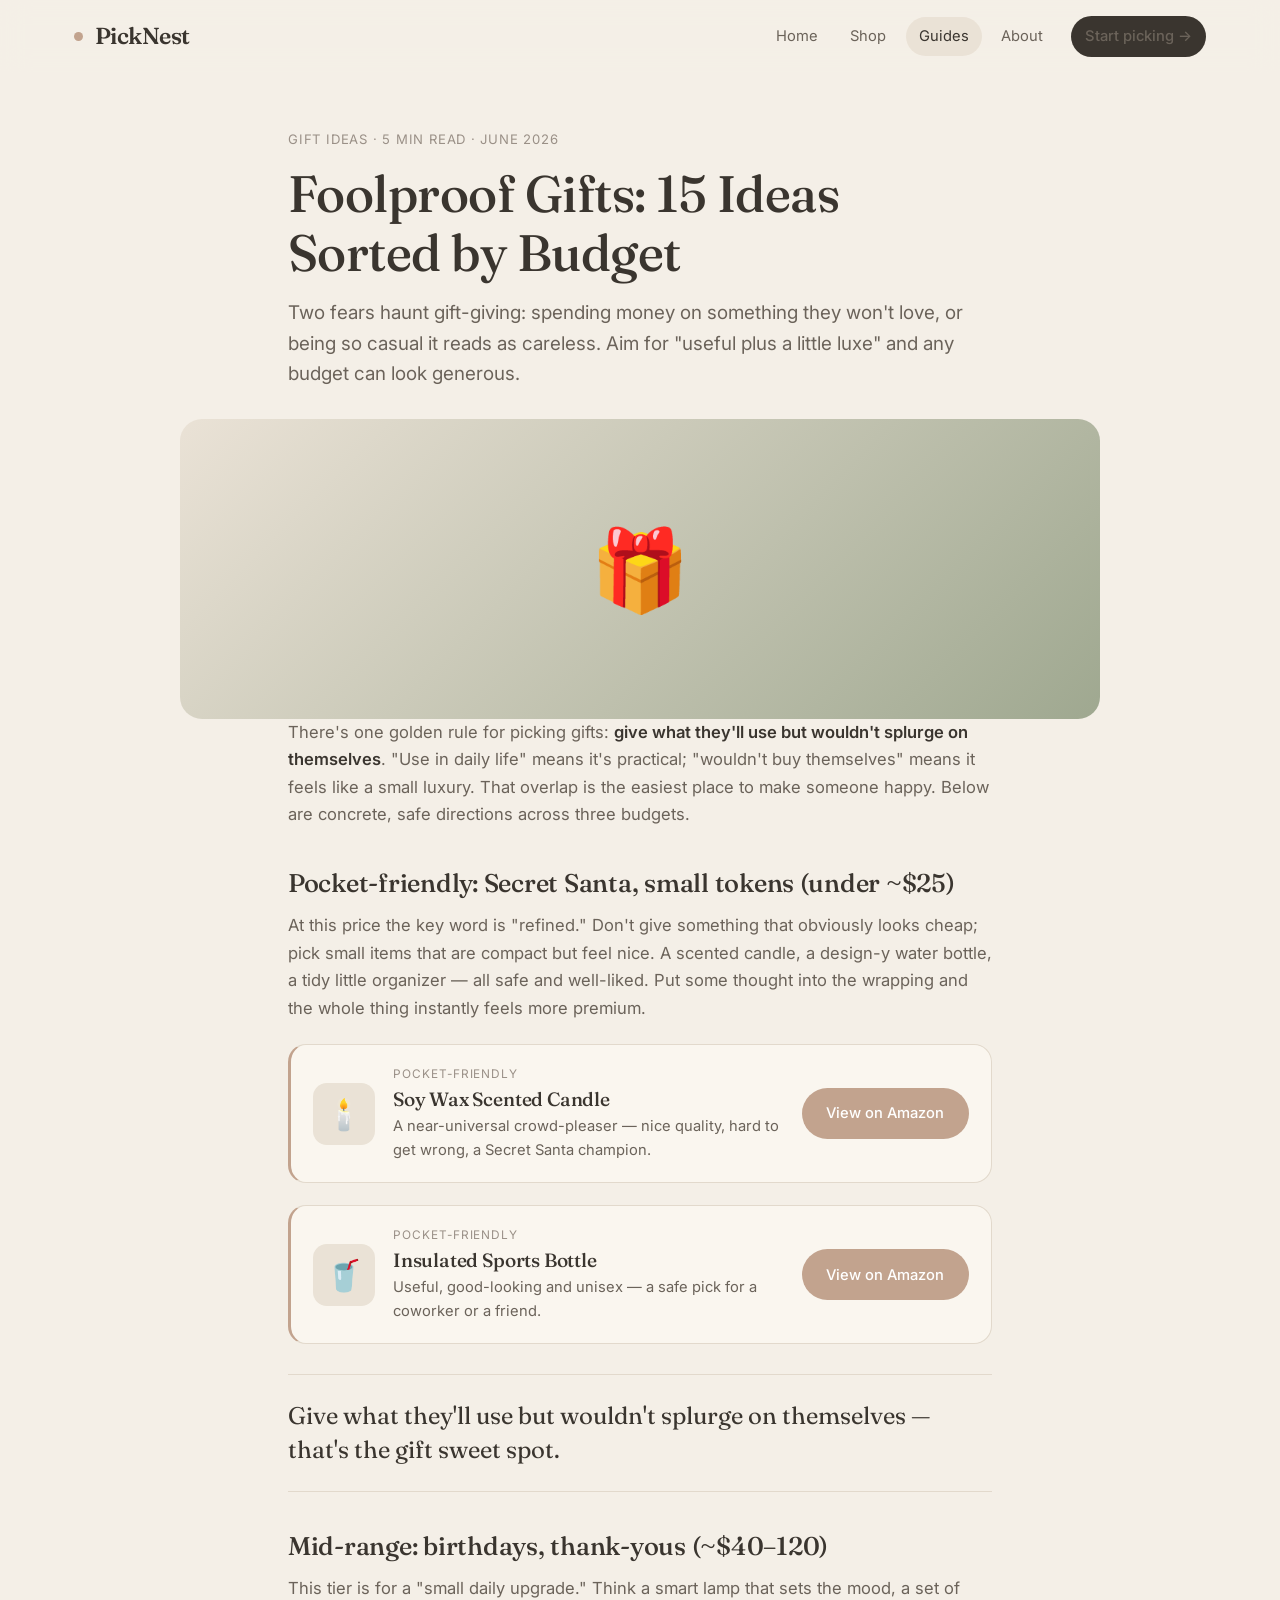
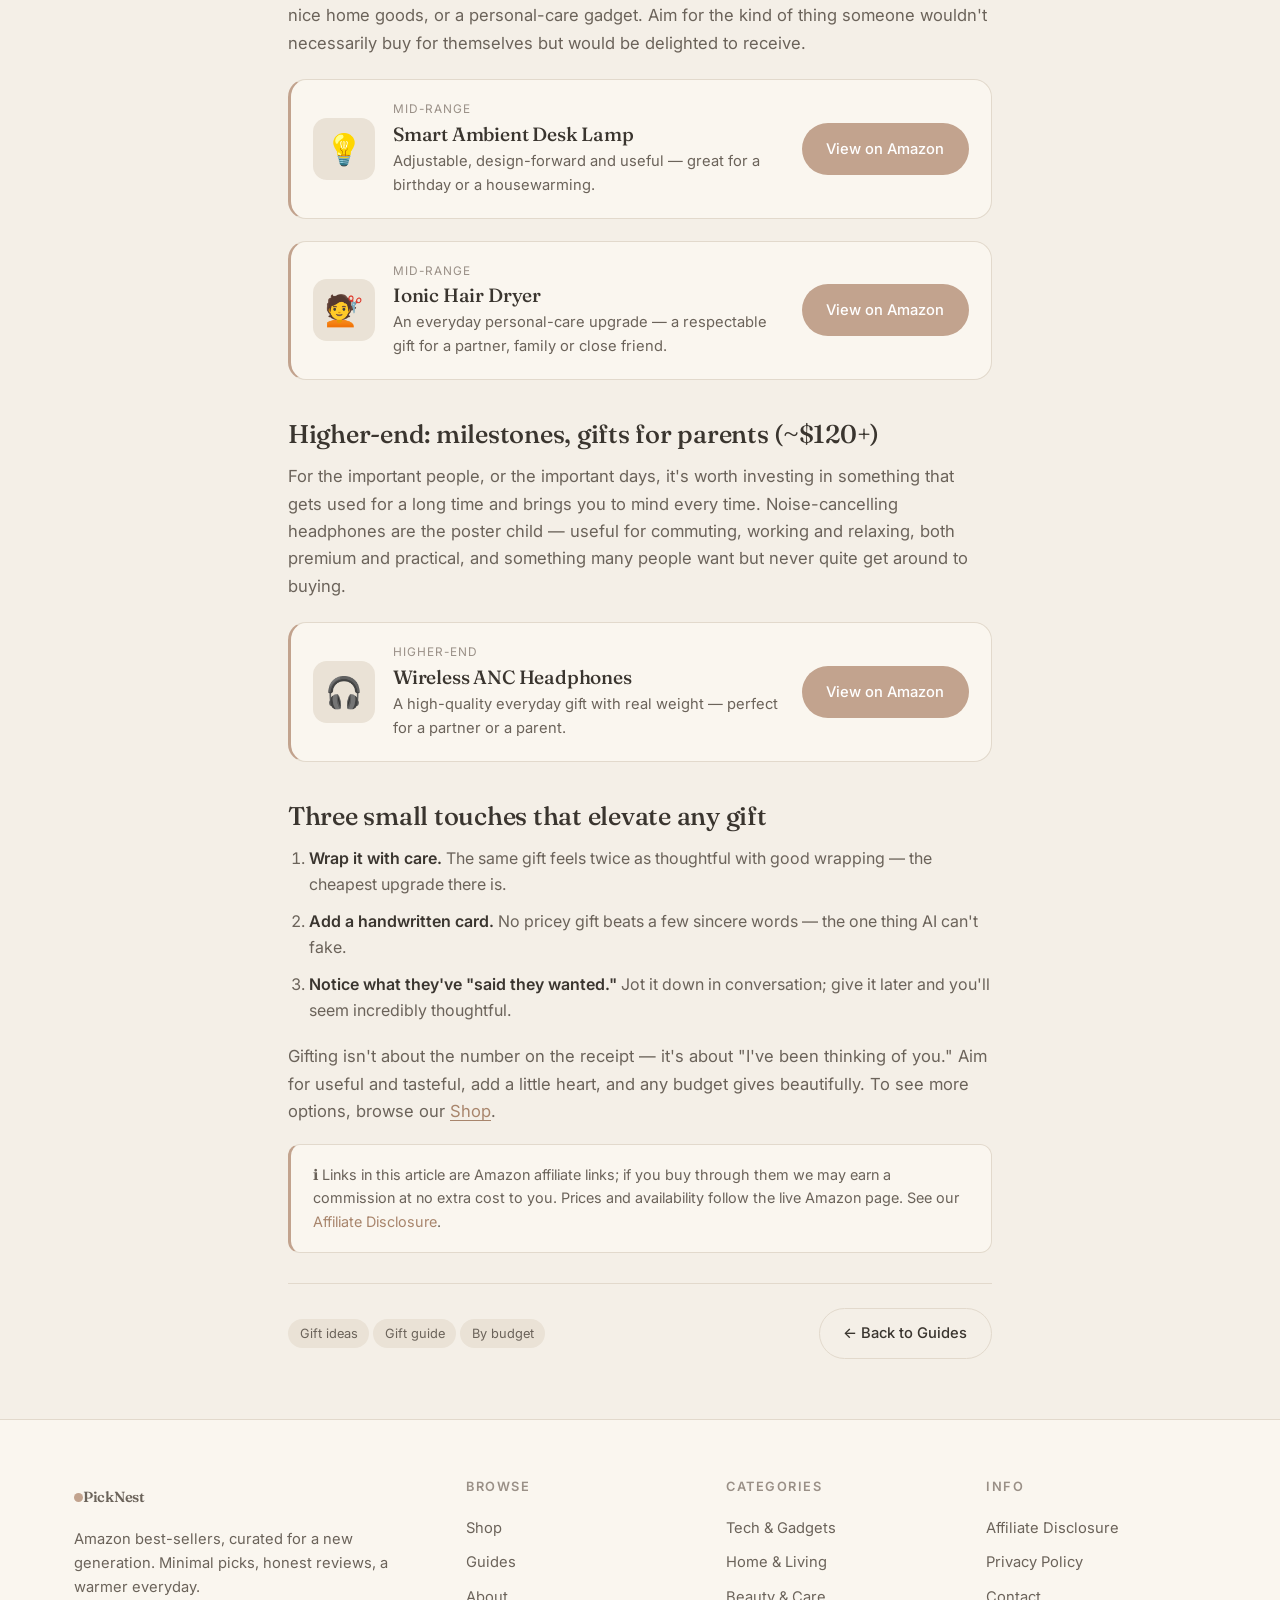
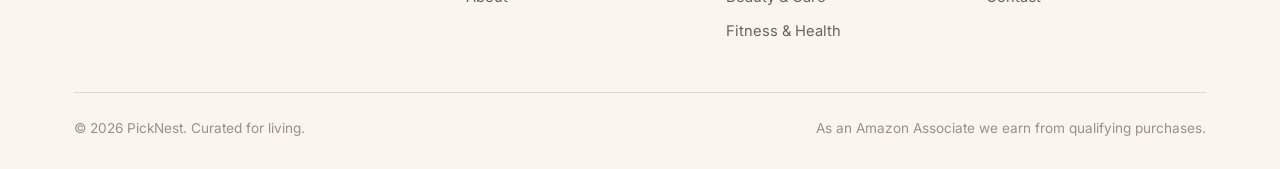
<file: post-gifts.html>
<!DOCTYPE html>
<html lang="en">
<head>
<meta charset="UTF-8">
<meta name="viewport" content="width=device-width, initial-scale=1.0">
<title>Foolproof Gifts: 15 Ideas Sorted by Budget — PickNest</title>
<meta name="description" content="From Secret Santa to big anniversaries, classy and useful gift picks at every price point. PickNest's budget-sorted gift guide.">
<link rel="preconnect" href="https://fonts.googleapis.com">
<link rel="preconnect" href="https://fonts.gstatic.com" crossorigin>
<link rel="stylesheet" href="css/style.css">
<script>document.documentElement.className+=" js";</script>
</head>
<body>

<header class="site-header">
  <div class="wrap nav">
    <a class="brand" href="index.html"><span class="dot"></span>PickNest</a>
    <nav class="nav-links" id="menu">
      <a href="index.html">Home</a>
      <a href="products.html">Shop</a>
      <a href="blog.html" class="active">Guides</a>
      <a href="about.html">About</a>
      <a class="btn btn-primary" href="products.html">Start picking →</a>
    </nav>
    <button class="nav-toggle" aria-label="Menu"><span></span><span></span><span></span></button>
  </div>
</header>

<article class="article">
  <div class="wrap">
    <div class="article-head reveal">
      <div class="meta">Gift ideas · 5 min read · June 2026</div>
      <h1>Foolproof Gifts: 15 Ideas Sorted by Budget</h1>
      <p class="standfirst">Two fears haunt gift-giving: spending money on something they won't love, or being so casual it reads as careless. Aim for "useful plus a little luxe" and any budget can look generous.</p>
    </div>
    <div class="article-cover reveal">🎁</div>
  </div>

  <div class="wrap">
    <div class="article-body reveal">
      <p>There's one golden rule for picking gifts: <strong>give what they'll use but wouldn't splurge on themselves</strong>. "Use in daily life" means it's practical; "wouldn't buy themselves" means it feels like a small luxury. That overlap is the easiest place to make someone happy. Below are concrete, safe directions across three budgets.</p>

      <h2>Pocket-friendly: Secret Santa, small tokens (under ~$25)</h2>
      <p>At this price the key word is "refined." Don't give something that obviously looks cheap; pick small items that are compact but feel nice. A scented candle, a design-y water bottle, a tidy little organizer — all safe and well-liked. Put some thought into the wrapping and the whole thing instantly feels more premium.</p>

      <div class="pick reveal">
        <div class="pick-ico">🕯️</div>
        <div class="pick-info">
          <div class="tag">Pocket-friendly</div>
          <h4>Soy Wax Scented Candle</h4>
          <p>A near-universal crowd-pleaser — nice quality, hard to get wrong, a Secret Santa champion.</p>
        </div>
        <a class="btn btn-clay pick-go" href="https://www.amazon.com/?tag=YOUR_ASSOCIATE_TAG" target="_blank" rel="nofollow sponsored noopener">View on Amazon</a>
      </div>

      <div class="pick reveal">
        <div class="pick-ico">🥤</div>
        <div class="pick-info">
          <div class="tag">Pocket-friendly</div>
          <h4>Insulated Sports Bottle</h4>
          <p>Useful, good-looking and unisex — a safe pick for a coworker or a friend.</p>
        </div>
        <a class="btn btn-clay pick-go" href="https://www.amazon.com/?tag=YOUR_ASSOCIATE_TAG" target="_blank" rel="nofollow sponsored noopener">View on Amazon</a>
      </div>

      <div class="pull reveal">Give what they'll use but wouldn't splurge on themselves — that's the gift sweet spot.</div>

      <h2>Mid-range: birthdays, thank-yous (~$40–120)</h2>
      <p>This tier is for a "small daily upgrade." Think a smart lamp that sets the mood, a set of nice home goods, or a personal-care gadget. Aim for the kind of thing someone wouldn't necessarily buy for themselves but would be delighted to receive.</p>

      <div class="pick reveal">
        <div class="pick-ico">💡</div>
        <div class="pick-info">
          <div class="tag">Mid-range</div>
          <h4>Smart Ambient Desk Lamp</h4>
          <p>Adjustable, design-forward and useful — great for a birthday or a housewarming.</p>
        </div>
        <a class="btn btn-clay pick-go" href="https://www.amazon.com/?tag=YOUR_ASSOCIATE_TAG" target="_blank" rel="nofollow sponsored noopener">View on Amazon</a>
      </div>

      <div class="pick reveal">
        <div class="pick-ico">💇</div>
        <div class="pick-info">
          <div class="tag">Mid-range</div>
          <h4>Ionic Hair Dryer</h4>
          <p>An everyday personal-care upgrade — a respectable gift for a partner, family or close friend.</p>
        </div>
        <a class="btn btn-clay pick-go" href="https://www.amazon.com/?tag=YOUR_ASSOCIATE_TAG" target="_blank" rel="nofollow sponsored noopener">View on Amazon</a>
      </div>

      <h2>Higher-end: milestones, gifts for parents (~$120+)</h2>
      <p>For the important people, or the important days, it's worth investing in something that gets used for a long time and brings you to mind every time. Noise-cancelling headphones are the poster child — useful for commuting, working and relaxing, both premium and practical, and something many people want but never quite get around to buying.</p>

      <div class="pick reveal">
        <div class="pick-ico">🎧</div>
        <div class="pick-info">
          <div class="tag">Higher-end</div>
          <h4>Wireless ANC Headphones</h4>
          <p>A high-quality everyday gift with real weight — perfect for a partner or a parent.</p>
        </div>
        <a class="btn btn-clay pick-go" href="https://www.amazon.com/?tag=YOUR_ASSOCIATE_TAG" target="_blank" rel="nofollow sponsored noopener">View on Amazon</a>
      </div>

      <h2>Three small touches that elevate any gift</h2>
      <ol>
        <li><strong>Wrap it with care.</strong> The same gift feels twice as thoughtful with good wrapping — the cheapest upgrade there is.</li>
        <li><strong>Add a handwritten card.</strong> No pricey gift beats a few sincere words — the one thing AI can't fake.</li>
        <li><strong>Notice what they've "said they wanted."</strong> Jot it down in conversation; give it later and you'll seem incredibly thoughtful.</li>
      </ol>

      <p>Gifting isn't about the number on the receipt — it's about "I've been thinking of you." Aim for useful and tasteful, add a little heart, and any budget gives beautifully. To see more options, browse our <a class="inline" href="products.html">Shop</a>.</p>

      <div class="disclosure-note">
        ℹ️ Links in this article are Amazon affiliate links; if you buy through them we may earn a commission at no extra cost to you. Prices and availability follow the live Amazon page. See our <a href="disclosure.html" style="color:var(--clay-deep);">Affiliate Disclosure</a>.
      </div>
    </div>

    <div class="article-foot reveal">
      <div><span class="tag-chip">Gift ideas</span> <span class="tag-chip">Gift guide</span> <span class="tag-chip">By budget</span></div>
      <a class="btn btn-outline" href="blog.html">← Back to Guides</a>
    </div>
  </div>
</article>

<footer class="site-footer">
  <div class="wrap">
    <div class="foot-grid">
      <div class="foot-brand">
        <a class="brand" href="index.html"><span class="dot"></span>PickNest</a>
        <p>Amazon best-sellers, curated for a new generation. Minimal picks, honest reviews, a warmer everyday.</p>
      </div>
      <div><h4>Browse</h4><a href="products.html">Shop</a><a href="blog.html">Guides</a><a href="about.html">About</a></div>
      <div><h4>Categories</h4><a href="products.html">Tech &amp; Gadgets</a><a href="products.html">Home &amp; Living</a><a href="products.html">Beauty &amp; Care</a><a href="products.html">Fitness &amp; Health</a></div>
      <div><h4>Info</h4><a href="disclosure.html">Affiliate Disclosure</a><a href="privacy.html">Privacy Policy</a><a href="about.html#contact">Contact</a></div>
    </div>
    <div class="foot-bottom">
      <div>© <span data-year>2026</span> PickNest. Curated for living.</div>
      <div>As an Amazon Associate we earn from qualifying purchases.</div>
    </div>
  </div>
</footer>

<script src="js/main.js"></script>
</body>
</html>
</file>
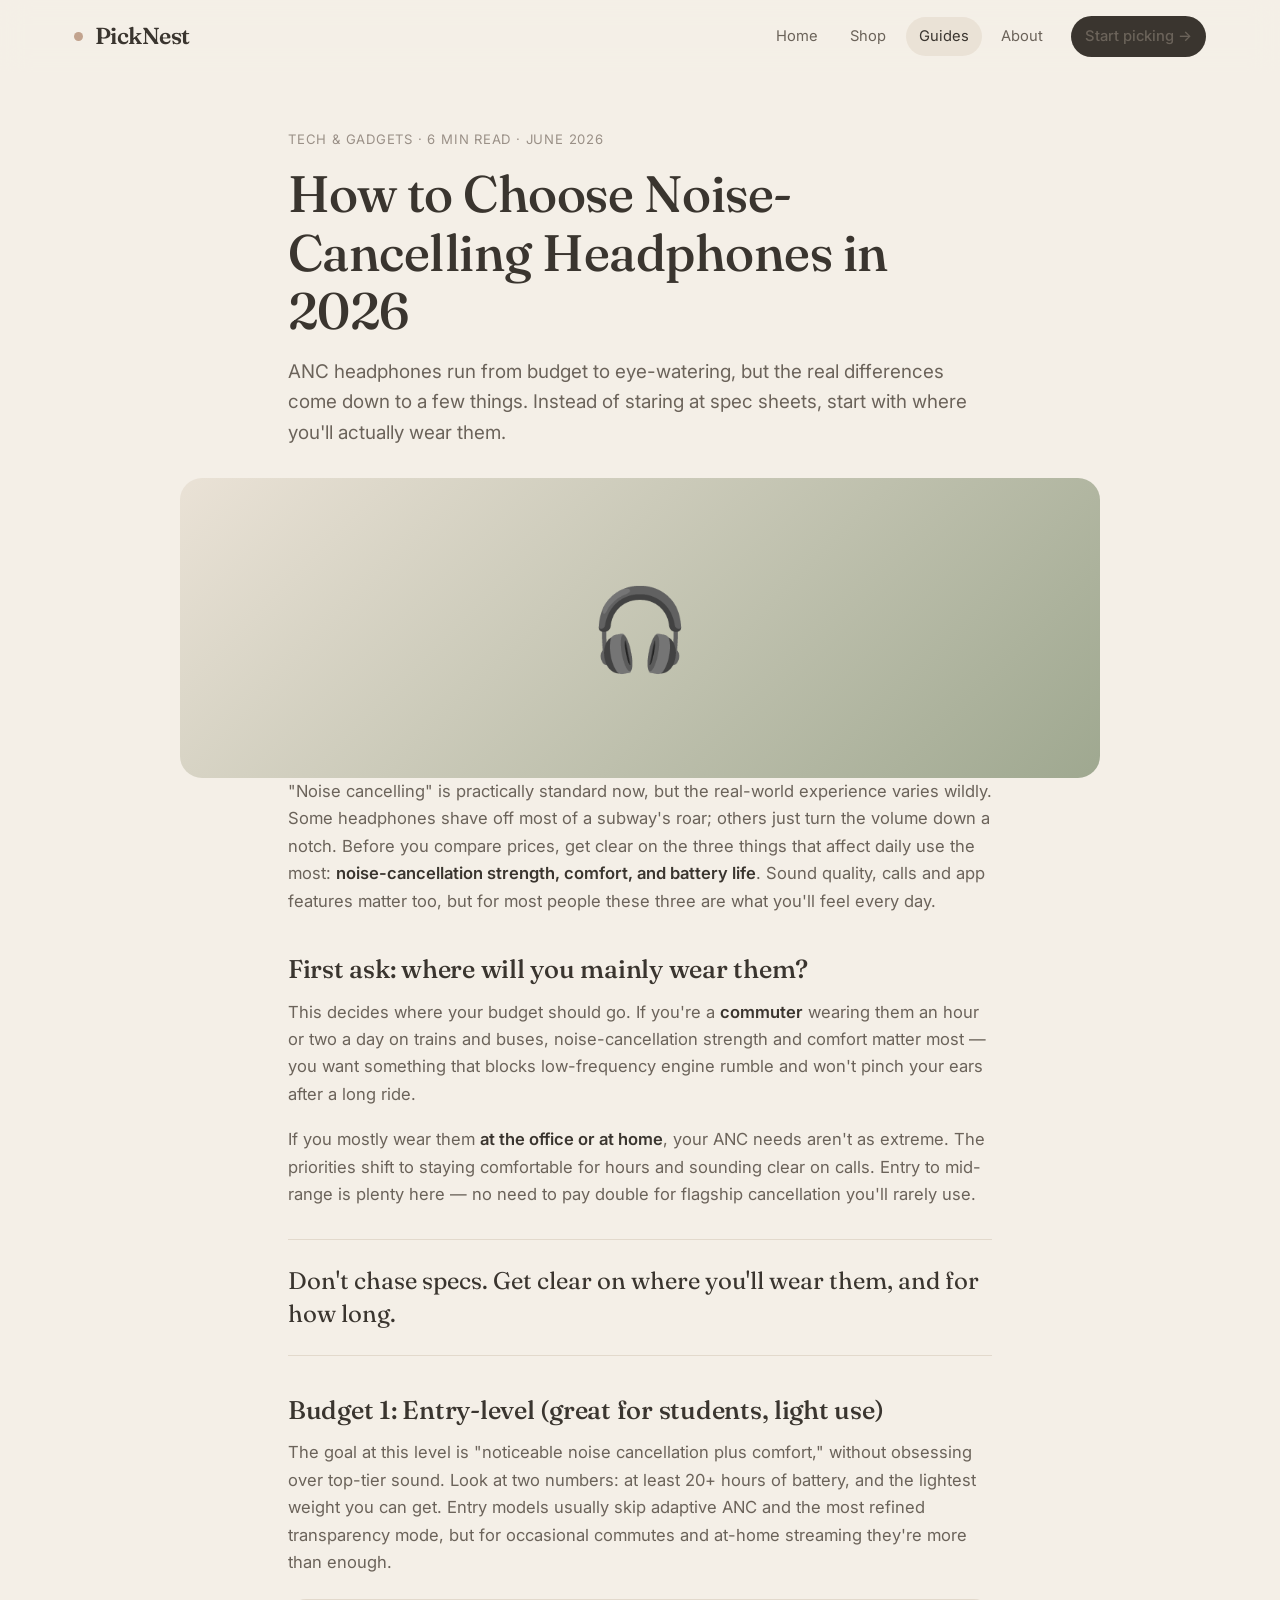
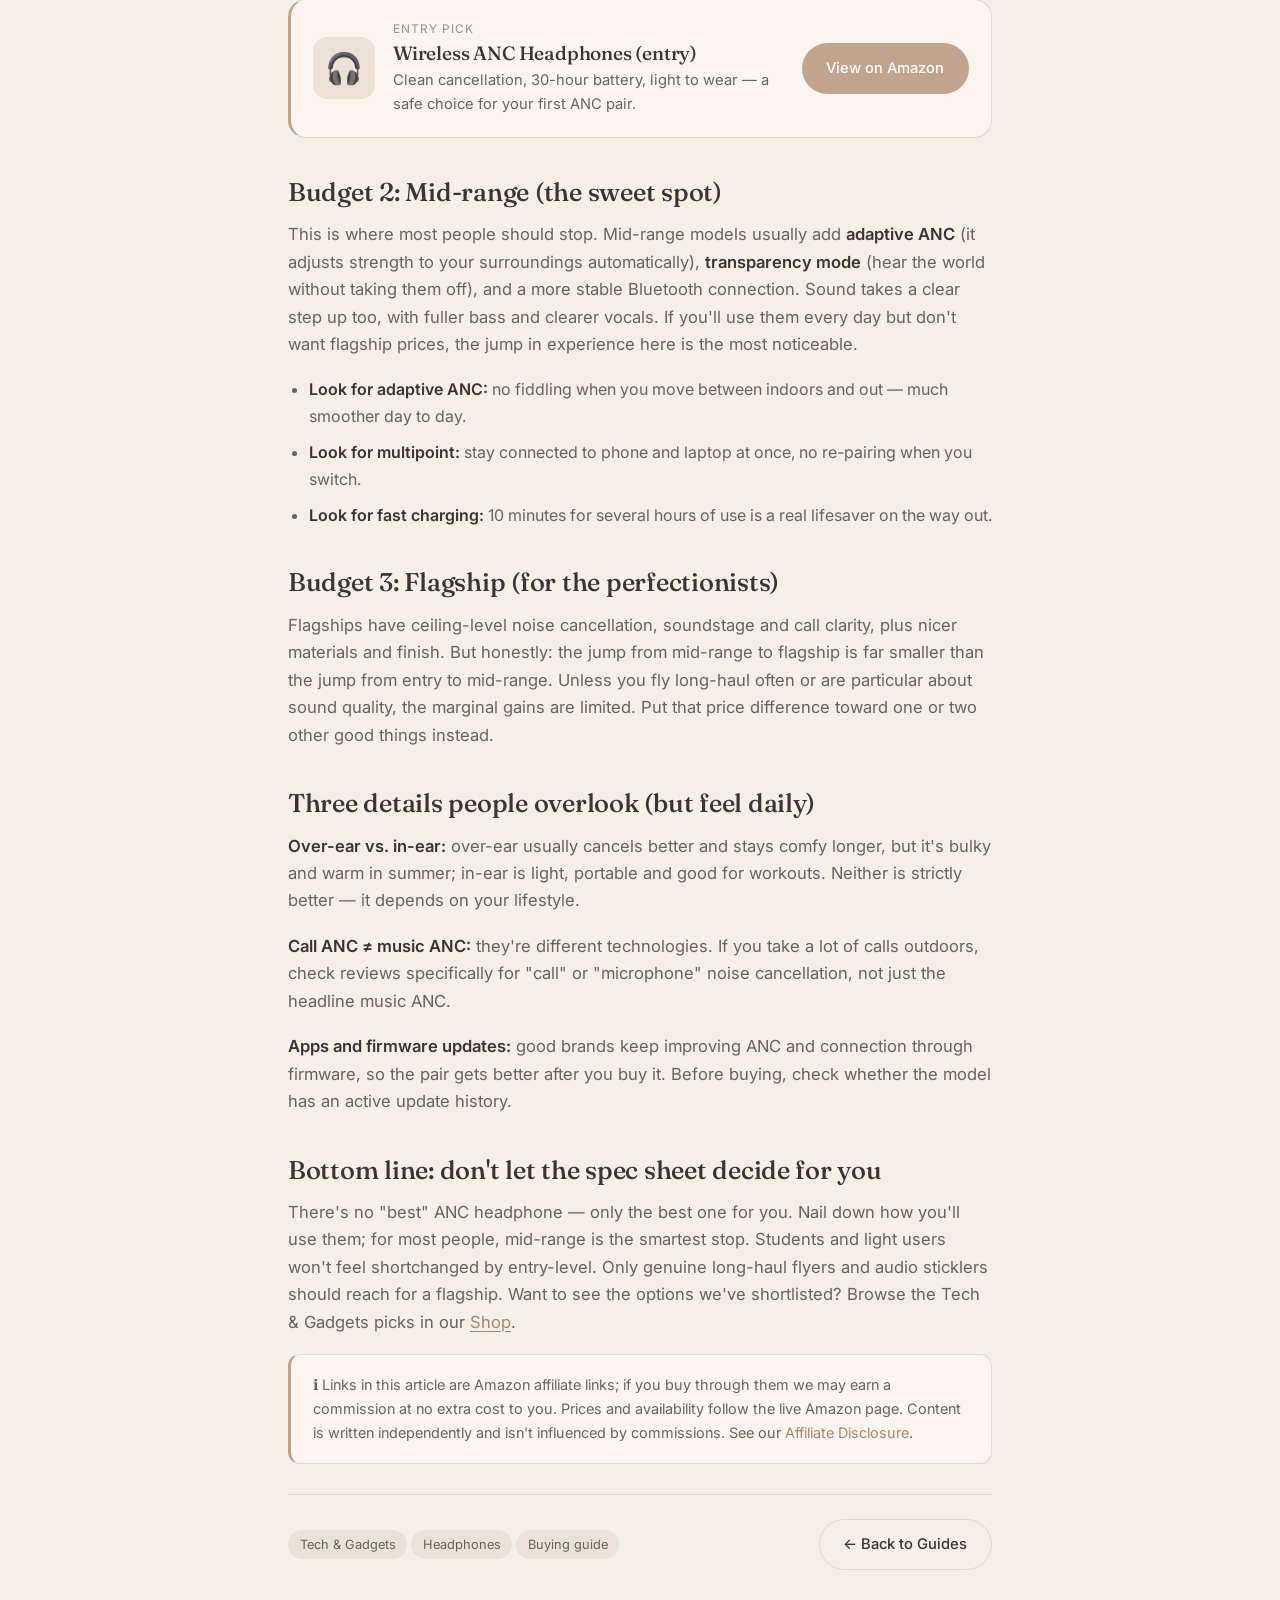
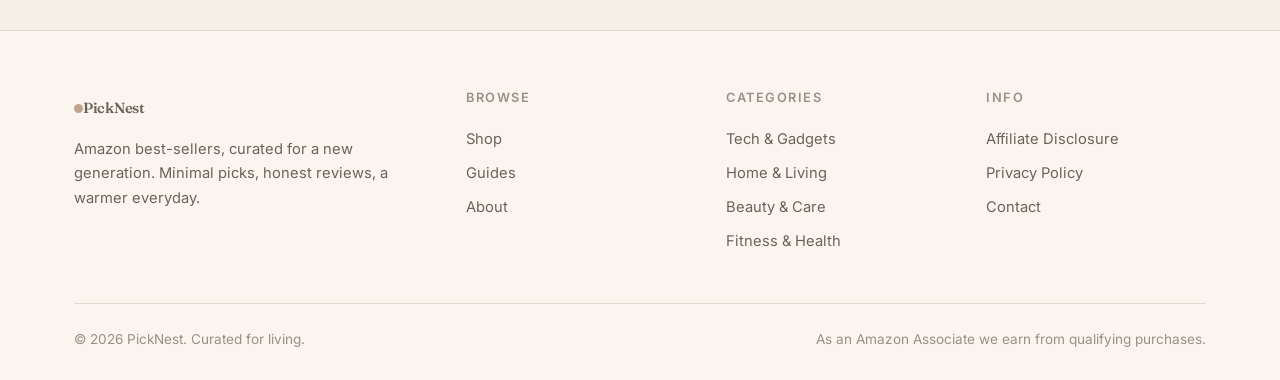
<file: post-headphones.html>
<!DOCTYPE html>
<html lang="en">
<head>
<meta charset="UTF-8">
<meta name="viewport" content="width=device-width, initial-scale=1.0">
<title>How to Choose Noise-Cancelling Headphones in 2026 — PickNest</title>
<meta name="description" content="Entry to flagship — which matters most: noise cancellation, battery, or fit? PickNest helps you pick the right ANC headphones by budget.">
<link rel="preconnect" href="https://fonts.googleapis.com">
<link rel="preconnect" href="https://fonts.gstatic.com" crossorigin>
<link rel="stylesheet" href="css/style.css">
<script>document.documentElement.className+=" js";</script>
</head>
<body>

<header class="site-header">
  <div class="wrap nav">
    <a class="brand" href="index.html"><span class="dot"></span>PickNest</a>
    <nav class="nav-links" id="menu">
      <a href="index.html">Home</a>
      <a href="products.html">Shop</a>
      <a href="blog.html" class="active">Guides</a>
      <a href="about.html">About</a>
      <a class="btn btn-primary" href="products.html">Start picking →</a>
    </nav>
    <button class="nav-toggle" aria-label="Menu"><span></span><span></span><span></span></button>
  </div>
</header>

<article class="article">
  <div class="wrap">
    <div class="article-head reveal">
      <div class="meta">Tech &amp; Gadgets · 6 min read · June 2026</div>
      <h1>How to Choose Noise-Cancelling Headphones in 2026</h1>
      <p class="standfirst">ANC headphones run from budget to eye-watering, but the real differences come down to a few things. Instead of staring at spec sheets, start with where you'll actually wear them.</p>
    </div>
    <div class="article-cover reveal">🎧</div>
  </div>

  <div class="wrap">
    <div class="article-body reveal">
      <p>"Noise cancelling" is practically standard now, but the real-world experience varies wildly. Some headphones shave off most of a subway's roar; others just turn the volume down a notch. Before you compare prices, get clear on the three things that affect daily use the most: <strong>noise-cancellation strength, comfort, and battery life</strong>. Sound quality, calls and app features matter too, but for most people these three are what you'll feel every day.</p>

      <h2>First ask: where will you mainly wear them?</h2>
      <p>This decides where your budget should go. If you're a <strong>commuter</strong> wearing them an hour or two a day on trains and buses, noise-cancellation strength and comfort matter most — you want something that blocks low-frequency engine rumble and won't pinch your ears after a long ride.</p>
      <p>If you mostly wear them <strong>at the office or at home</strong>, your ANC needs aren't as extreme. The priorities shift to staying comfortable for hours and sounding clear on calls. Entry to mid-range is plenty here — no need to pay double for flagship cancellation you'll rarely use.</p>

      <div class="pull reveal">Don't chase specs. Get clear on where you'll wear them, and for how long.</div>

      <h2>Budget 1: Entry-level (great for students, light use)</h2>
      <p>The goal at this level is "noticeable noise cancellation plus comfort," without obsessing over top-tier sound. Look at two numbers: at least 20+ hours of battery, and the lightest weight you can get. Entry models usually skip adaptive ANC and the most refined transparency mode, but for occasional commutes and at-home streaming they're more than enough.</p>

      <div class="pick reveal">
        <div class="pick-ico">🎧</div>
        <div class="pick-info">
          <div class="tag">Entry pick</div>
          <h4>Wireless ANC Headphones (entry)</h4>
          <p>Clean cancellation, 30-hour battery, light to wear — a safe choice for your first ANC pair.</p>
        </div>
        <a class="btn btn-clay pick-go" href="https://www.amazon.com/?tag=YOUR_ASSOCIATE_TAG" target="_blank" rel="nofollow sponsored noopener">View on Amazon</a>
      </div>

      <h2>Budget 2: Mid-range (the sweet spot)</h2>
      <p>This is where most people should stop. Mid-range models usually add <strong>adaptive ANC</strong> (it adjusts strength to your surroundings automatically), <strong>transparency mode</strong> (hear the world without taking them off), and a more stable Bluetooth connection. Sound takes a clear step up too, with fuller bass and clearer vocals. If you'll use them every day but don't want flagship prices, the jump in experience here is the most noticeable.</p>
      <ul>
        <li><strong>Look for adaptive ANC:</strong> no fiddling when you move between indoors and out — much smoother day to day.</li>
        <li><strong>Look for multipoint:</strong> stay connected to phone and laptop at once, no re-pairing when you switch.</li>
        <li><strong>Look for fast charging:</strong> 10 minutes for several hours of use is a real lifesaver on the way out.</li>
      </ul>

      <h2>Budget 3: Flagship (for the perfectionists)</h2>
      <p>Flagships have ceiling-level noise cancellation, soundstage and call clarity, plus nicer materials and finish. But honestly: the jump from mid-range to flagship is far smaller than the jump from entry to mid-range. Unless you fly long-haul often or are particular about sound quality, the marginal gains are limited. Put that price difference toward one or two other good things instead.</p>

      <h2>Three details people overlook (but feel daily)</h2>
      <p><strong>Over-ear vs. in-ear:</strong> over-ear usually cancels better and stays comfy longer, but it's bulky and warm in summer; in-ear is light, portable and good for workouts. Neither is strictly better — it depends on your lifestyle.</p>
      <p><strong>Call ANC ≠ music ANC:</strong> they're different technologies. If you take a lot of calls outdoors, check reviews specifically for "call" or "microphone" noise cancellation, not just the headline music ANC.</p>
      <p><strong>Apps and firmware updates:</strong> good brands keep improving ANC and connection through firmware, so the pair gets better after you buy it. Before buying, check whether the model has an active update history.</p>

      <h2>Bottom line: don't let the spec sheet decide for you</h2>
      <p>There's no "best" ANC headphone — only the best one for you. Nail down how you'll use them; for most people, mid-range is the smartest stop. Students and light users won't feel shortchanged by entry-level. Only genuine long-haul flyers and audio sticklers should reach for a flagship. Want to see the options we've shortlisted? Browse the Tech &amp; Gadgets picks in our <a class="inline" href="products.html">Shop</a>.</p>

      <div class="disclosure-note">
        ℹ️ Links in this article are Amazon affiliate links; if you buy through them we may earn a commission at no extra cost to you. Prices and availability follow the live Amazon page. Content is written independently and isn't influenced by commissions. See our <a href="disclosure.html" style="color:var(--clay-deep);">Affiliate Disclosure</a>.
      </div>
    </div>

    <div class="article-foot reveal">
      <div><span class="tag-chip">Tech &amp; Gadgets</span> <span class="tag-chip">Headphones</span> <span class="tag-chip">Buying guide</span></div>
      <a class="btn btn-outline" href="blog.html">← Back to Guides</a>
    </div>
  </div>
</article>

<footer class="site-footer">
  <div class="wrap">
    <div class="foot-grid">
      <div class="foot-brand">
        <a class="brand" href="index.html"><span class="dot"></span>PickNest</a>
        <p>Amazon best-sellers, curated for a new generation. Minimal picks, honest reviews, a warmer everyday.</p>
      </div>
      <div><h4>Browse</h4><a href="products.html">Shop</a><a href="blog.html">Guides</a><a href="about.html">About</a></div>
      <div><h4>Categories</h4><a href="products.html">Tech &amp; Gadgets</a><a href="products.html">Home &amp; Living</a><a href="products.html">Beauty &amp; Care</a><a href="products.html">Fitness &amp; Health</a></div>
      <div><h4>Info</h4><a href="disclosure.html">Affiliate Disclosure</a><a href="privacy.html">Privacy Policy</a><a href="about.html#contact">Contact</a></div>
    </div>
    <div class="foot-bottom">
      <div>© <span data-year>2026</span> PickNest. Curated for living.</div>
      <div>As an Amazon Associate we earn from qualifying purchases.</div>
    </div>
  </div>
</footer>

<script src="js/main.js"></script>
</body>
</html>
</file>
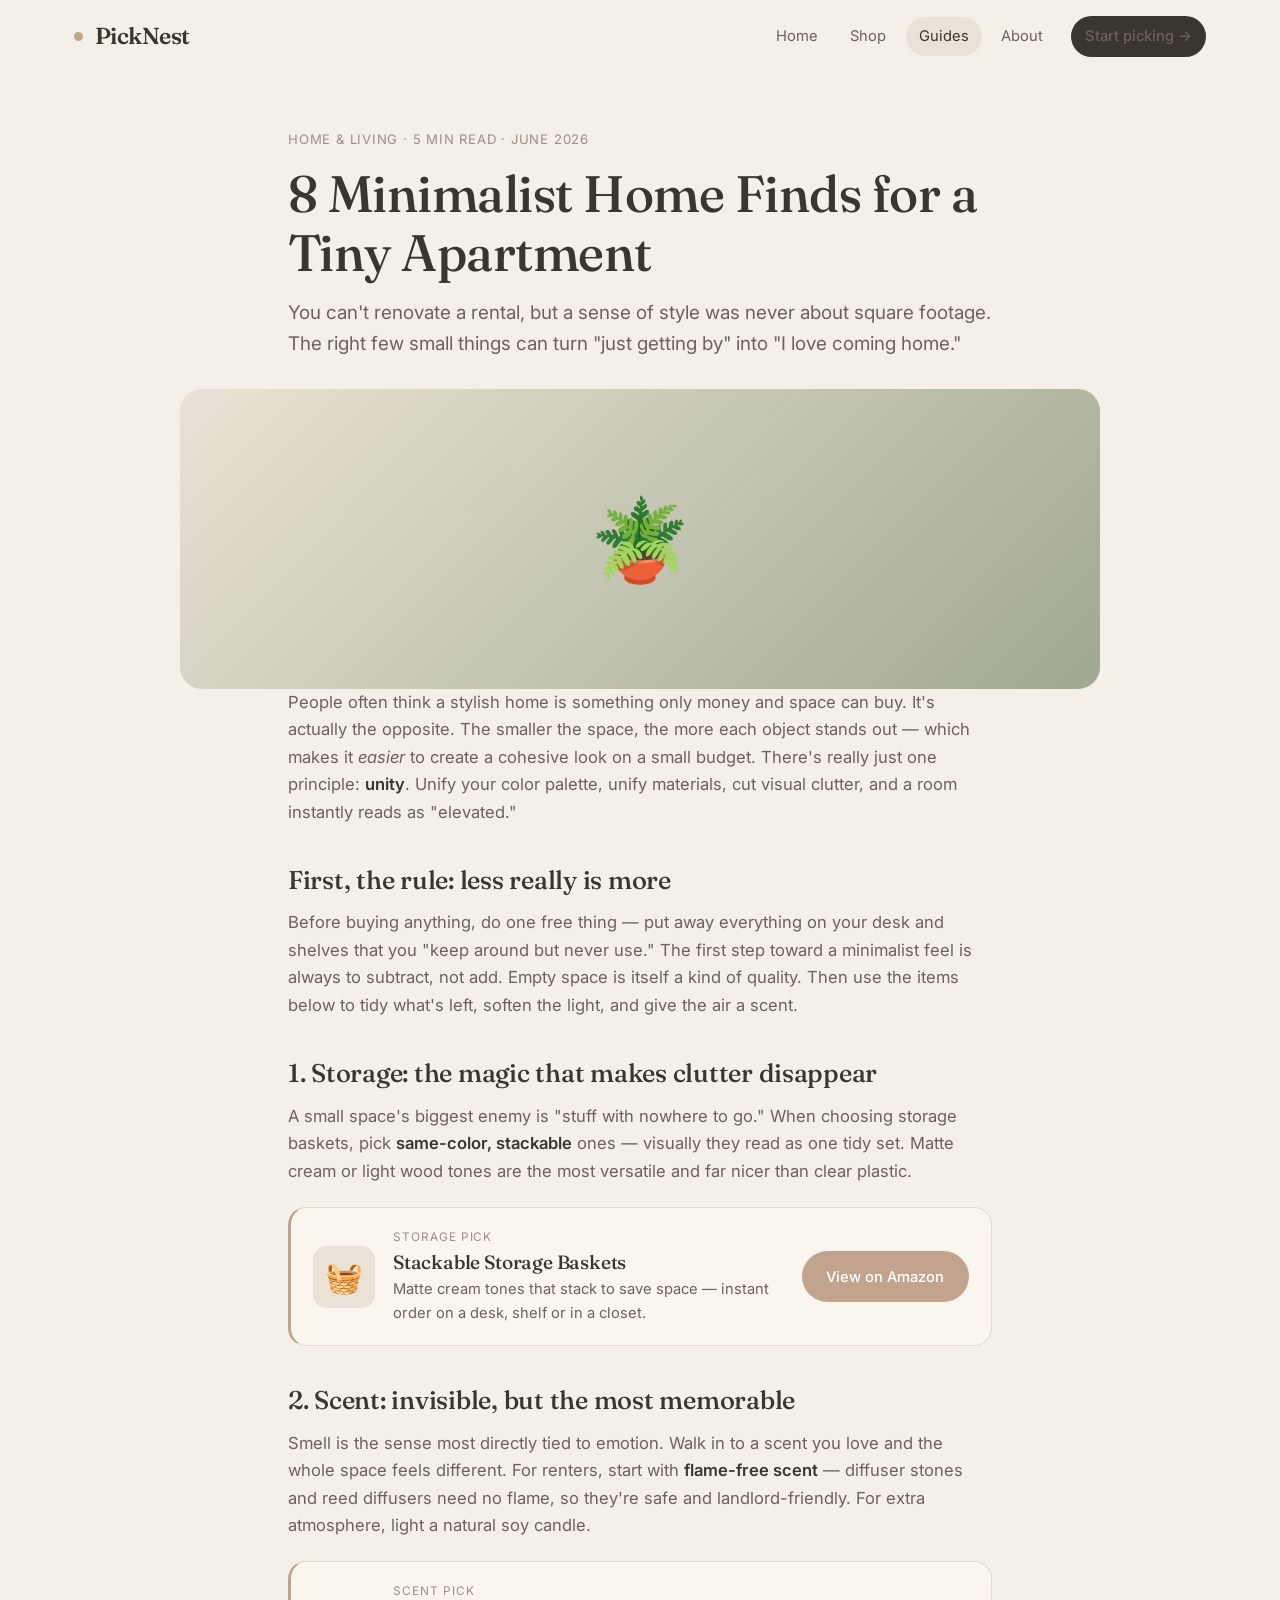
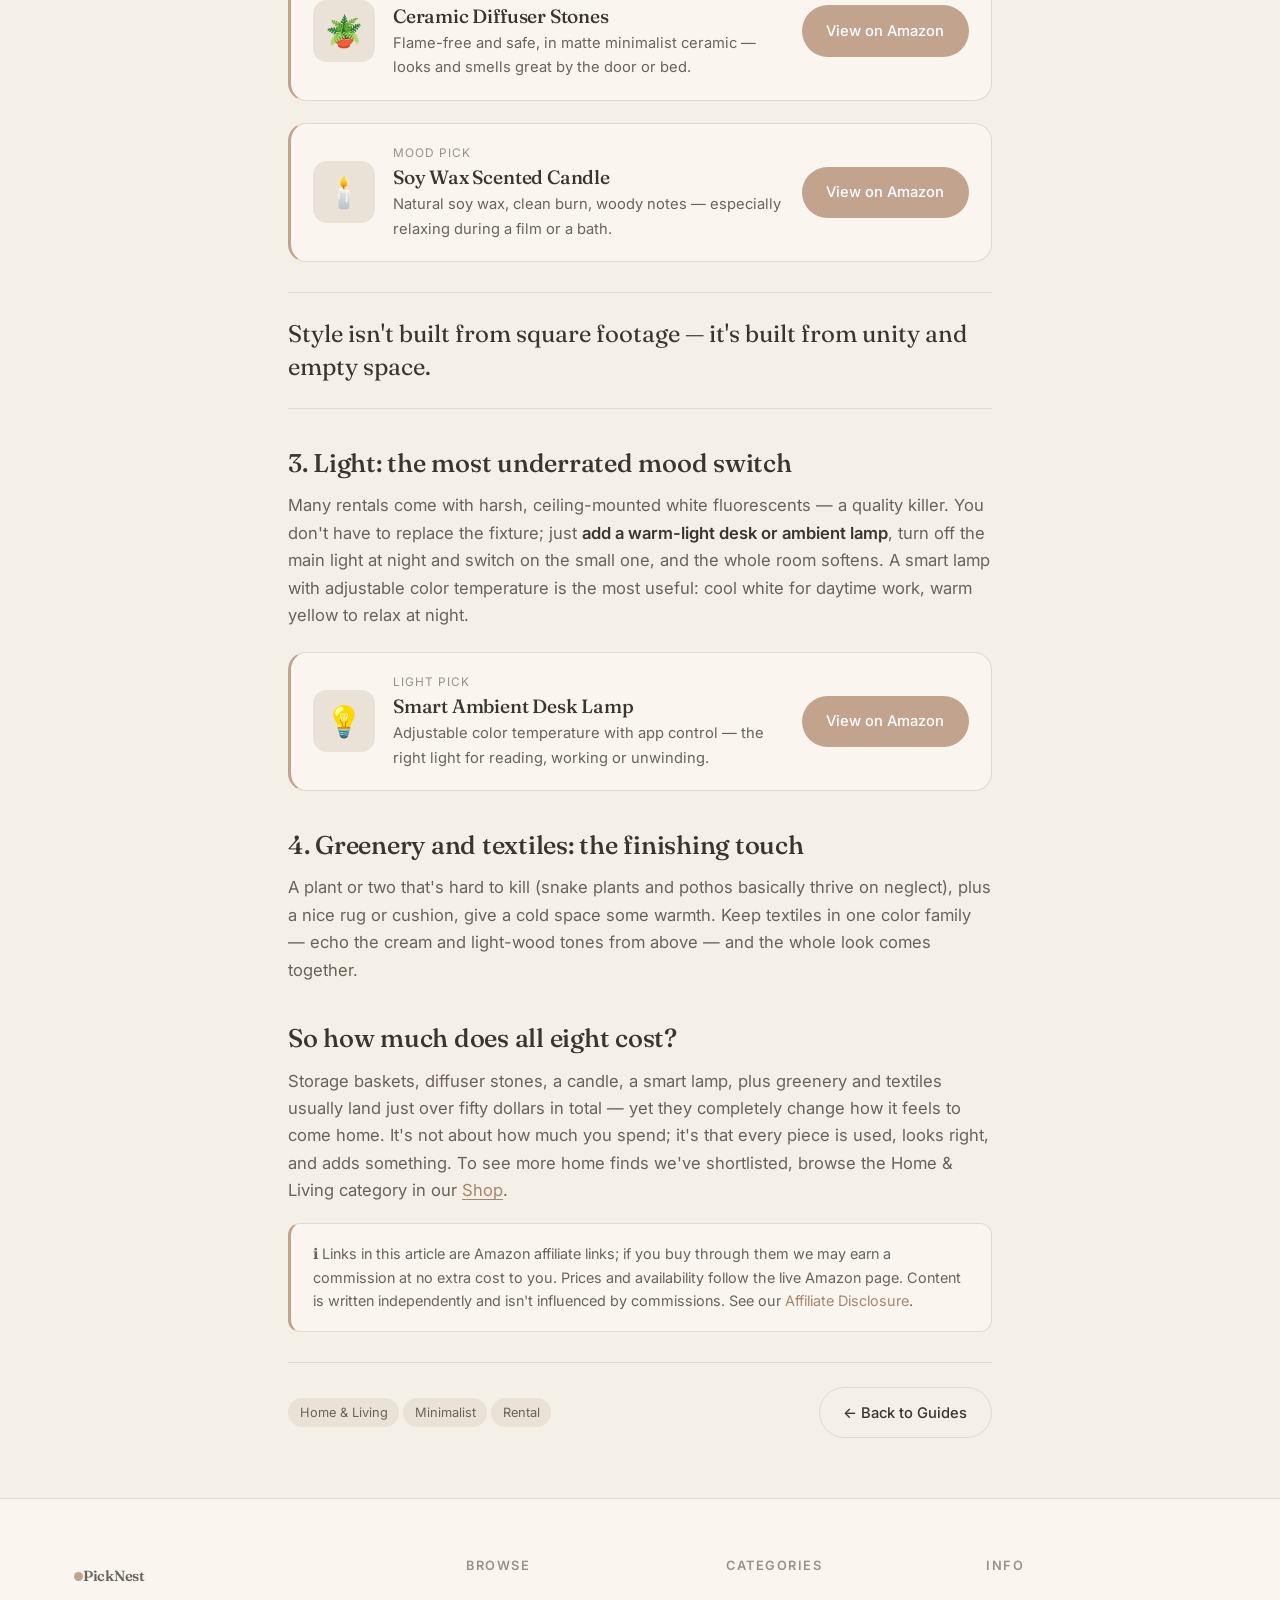
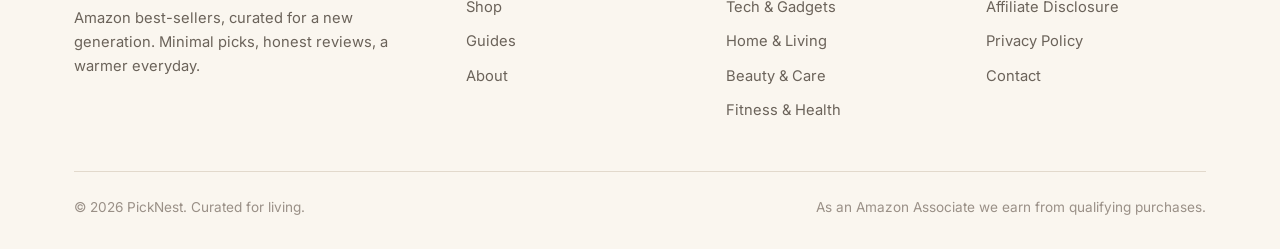
<file: post-home.html>
<!DOCTYPE html>
<html lang="en">
<head>
<meta charset="UTF-8">
<meta name="viewport" content="width=device-width, initial-scale=1.0">
<title>8 Minimalist Home Finds for a Tiny Apartment — PickNest</title>
<meta name="description" content="Storage, scent and light — under $50 of small things that turn a rental into somewhere you want to come home to. PickNest's minimalist home picks.">
<link rel="preconnect" href="https://fonts.googleapis.com">
<link rel="preconnect" href="https://fonts.gstatic.com" crossorigin>
<link rel="stylesheet" href="css/style.css">
<script>document.documentElement.className+=" js";</script>
</head>
<body>

<header class="site-header">
  <div class="wrap nav">
    <a class="brand" href="index.html"><span class="dot"></span>PickNest</a>
    <nav class="nav-links" id="menu">
      <a href="index.html">Home</a>
      <a href="products.html">Shop</a>
      <a href="blog.html" class="active">Guides</a>
      <a href="about.html">About</a>
      <a class="btn btn-primary" href="products.html">Start picking →</a>
    </nav>
    <button class="nav-toggle" aria-label="Menu"><span></span><span></span><span></span></button>
  </div>
</header>

<article class="article">
  <div class="wrap">
    <div class="article-head reveal">
      <div class="meta">Home &amp; Living · 5 min read · June 2026</div>
      <h1>8 Minimalist Home Finds for a Tiny Apartment</h1>
      <p class="standfirst">You can't renovate a rental, but a sense of style was never about square footage. The right few small things can turn "just getting by" into "I love coming home."</p>
    </div>
    <div class="article-cover reveal">🪴</div>
  </div>

  <div class="wrap">
    <div class="article-body reveal">
      <p>People often think a stylish home is something only money and space can buy. It's actually the opposite. The smaller the space, the more each object stands out — which makes it <em>easier</em> to create a cohesive look on a small budget. There's really just one principle: <strong>unity</strong>. Unify your color palette, unify materials, cut visual clutter, and a room instantly reads as "elevated."</p>

      <h2>First, the rule: less really is more</h2>
      <p>Before buying anything, do one free thing — put away everything on your desk and shelves that you "keep around but never use." The first step toward a minimalist feel is always to subtract, not add. Empty space is itself a kind of quality. Then use the items below to tidy what's left, soften the light, and give the air a scent.</p>

      <h2>1. Storage: the magic that makes clutter disappear</h2>
      <p>A small space's biggest enemy is "stuff with nowhere to go." When choosing storage baskets, pick <strong>same-color, stackable</strong> ones — visually they read as one tidy set. Matte cream or light wood tones are the most versatile and far nicer than clear plastic.</p>

      <div class="pick reveal">
        <div class="pick-ico">🧺</div>
        <div class="pick-info">
          <div class="tag">Storage pick</div>
          <h4>Stackable Storage Baskets</h4>
          <p>Matte cream tones that stack to save space — instant order on a desk, shelf or in a closet.</p>
        </div>
        <a class="btn btn-clay pick-go" href="https://www.amazon.com/?tag=YOUR_ASSOCIATE_TAG" target="_blank" rel="nofollow sponsored noopener">View on Amazon</a>
      </div>

      <h2>2. Scent: invisible, but the most memorable</h2>
      <p>Smell is the sense most directly tied to emotion. Walk in to a scent you love and the whole space feels different. For renters, start with <strong>flame-free scent</strong> — diffuser stones and reed diffusers need no flame, so they're safe and landlord-friendly. For extra atmosphere, light a natural soy candle.</p>

      <div class="pick reveal">
        <div class="pick-ico">🪴</div>
        <div class="pick-info">
          <div class="tag">Scent pick</div>
          <h4>Ceramic Diffuser Stones</h4>
          <p>Flame-free and safe, in matte minimalist ceramic — looks and smells great by the door or bed.</p>
        </div>
        <a class="btn btn-clay pick-go" href="https://www.amazon.com/?tag=YOUR_ASSOCIATE_TAG" target="_blank" rel="nofollow sponsored noopener">View on Amazon</a>
      </div>

      <div class="pick reveal">
        <div class="pick-ico">🕯️</div>
        <div class="pick-info">
          <div class="tag">Mood pick</div>
          <h4>Soy Wax Scented Candle</h4>
          <p>Natural soy wax, clean burn, woody notes — especially relaxing during a film or a bath.</p>
        </div>
        <a class="btn btn-clay pick-go" href="https://www.amazon.com/?tag=YOUR_ASSOCIATE_TAG" target="_blank" rel="nofollow sponsored noopener">View on Amazon</a>
      </div>

      <div class="pull reveal">Style isn't built from square footage — it's built from unity and empty space.</div>

      <h2>3. Light: the most underrated mood switch</h2>
      <p>Many rentals come with harsh, ceiling-mounted white fluorescents — a quality killer. You don't have to replace the fixture; just <strong>add a warm-light desk or ambient lamp</strong>, turn off the main light at night and switch on the small one, and the whole room softens. A smart lamp with adjustable color temperature is the most useful: cool white for daytime work, warm yellow to relax at night.</p>

      <div class="pick reveal">
        <div class="pick-ico">💡</div>
        <div class="pick-info">
          <div class="tag">Light pick</div>
          <h4>Smart Ambient Desk Lamp</h4>
          <p>Adjustable color temperature with app control — the right light for reading, working or unwinding.</p>
        </div>
        <a class="btn btn-clay pick-go" href="https://www.amazon.com/?tag=YOUR_ASSOCIATE_TAG" target="_blank" rel="nofollow sponsored noopener">View on Amazon</a>
      </div>

      <h2>4. Greenery and textiles: the finishing touch</h2>
      <p>A plant or two that's hard to kill (snake plants and pothos basically thrive on neglect), plus a nice rug or cushion, give a cold space some warmth. Keep textiles in one color family — echo the cream and light-wood tones from above — and the whole look comes together.</p>

      <h2>So how much does all eight cost?</h2>
      <p>Storage baskets, diffuser stones, a candle, a smart lamp, plus greenery and textiles usually land just over fifty dollars in total — yet they completely change how it feels to come home. It's not about how much you spend; it's that every piece is used, looks right, and adds something. To see more home finds we've shortlisted, browse the Home &amp; Living category in our <a class="inline" href="products.html">Shop</a>.</p>

      <div class="disclosure-note">
        ℹ️ Links in this article are Amazon affiliate links; if you buy through them we may earn a commission at no extra cost to you. Prices and availability follow the live Amazon page. Content is written independently and isn't influenced by commissions. See our <a href="disclosure.html" style="color:var(--clay-deep);">Affiliate Disclosure</a>.
      </div>
    </div>

    <div class="article-foot reveal">
      <div><span class="tag-chip">Home &amp; Living</span> <span class="tag-chip">Minimalist</span> <span class="tag-chip">Rental</span></div>
      <a class="btn btn-outline" href="blog.html">← Back to Guides</a>
    </div>
  </div>
</article>

<footer class="site-footer">
  <div class="wrap">
    <div class="foot-grid">
      <div class="foot-brand">
        <a class="brand" href="index.html"><span class="dot"></span>PickNest</a>
        <p>Amazon best-sellers, curated for a new generation. Minimal picks, honest reviews, a warmer everyday.</p>
      </div>
      <div><h4>Browse</h4><a href="products.html">Shop</a><a href="blog.html">Guides</a><a href="about.html">About</a></div>
      <div><h4>Categories</h4><a href="products.html">Tech &amp; Gadgets</a><a href="products.html">Home &amp; Living</a><a href="products.html">Beauty &amp; Care</a><a href="products.html">Fitness &amp; Health</a></div>
      <div><h4>Info</h4><a href="disclosure.html">Affiliate Disclosure</a><a href="privacy.html">Privacy Policy</a><a href="about.html#contact">Contact</a></div>
    </div>
    <div class="foot-bottom">
      <div>© <span data-year>2026</span> PickNest. Curated for living.</div>
      <div>As an Amazon Associate we earn from qualifying purchases.</div>
    </div>
  </div>
</footer>

<script src="js/main.js"></script>
</body>
</html>
</file>
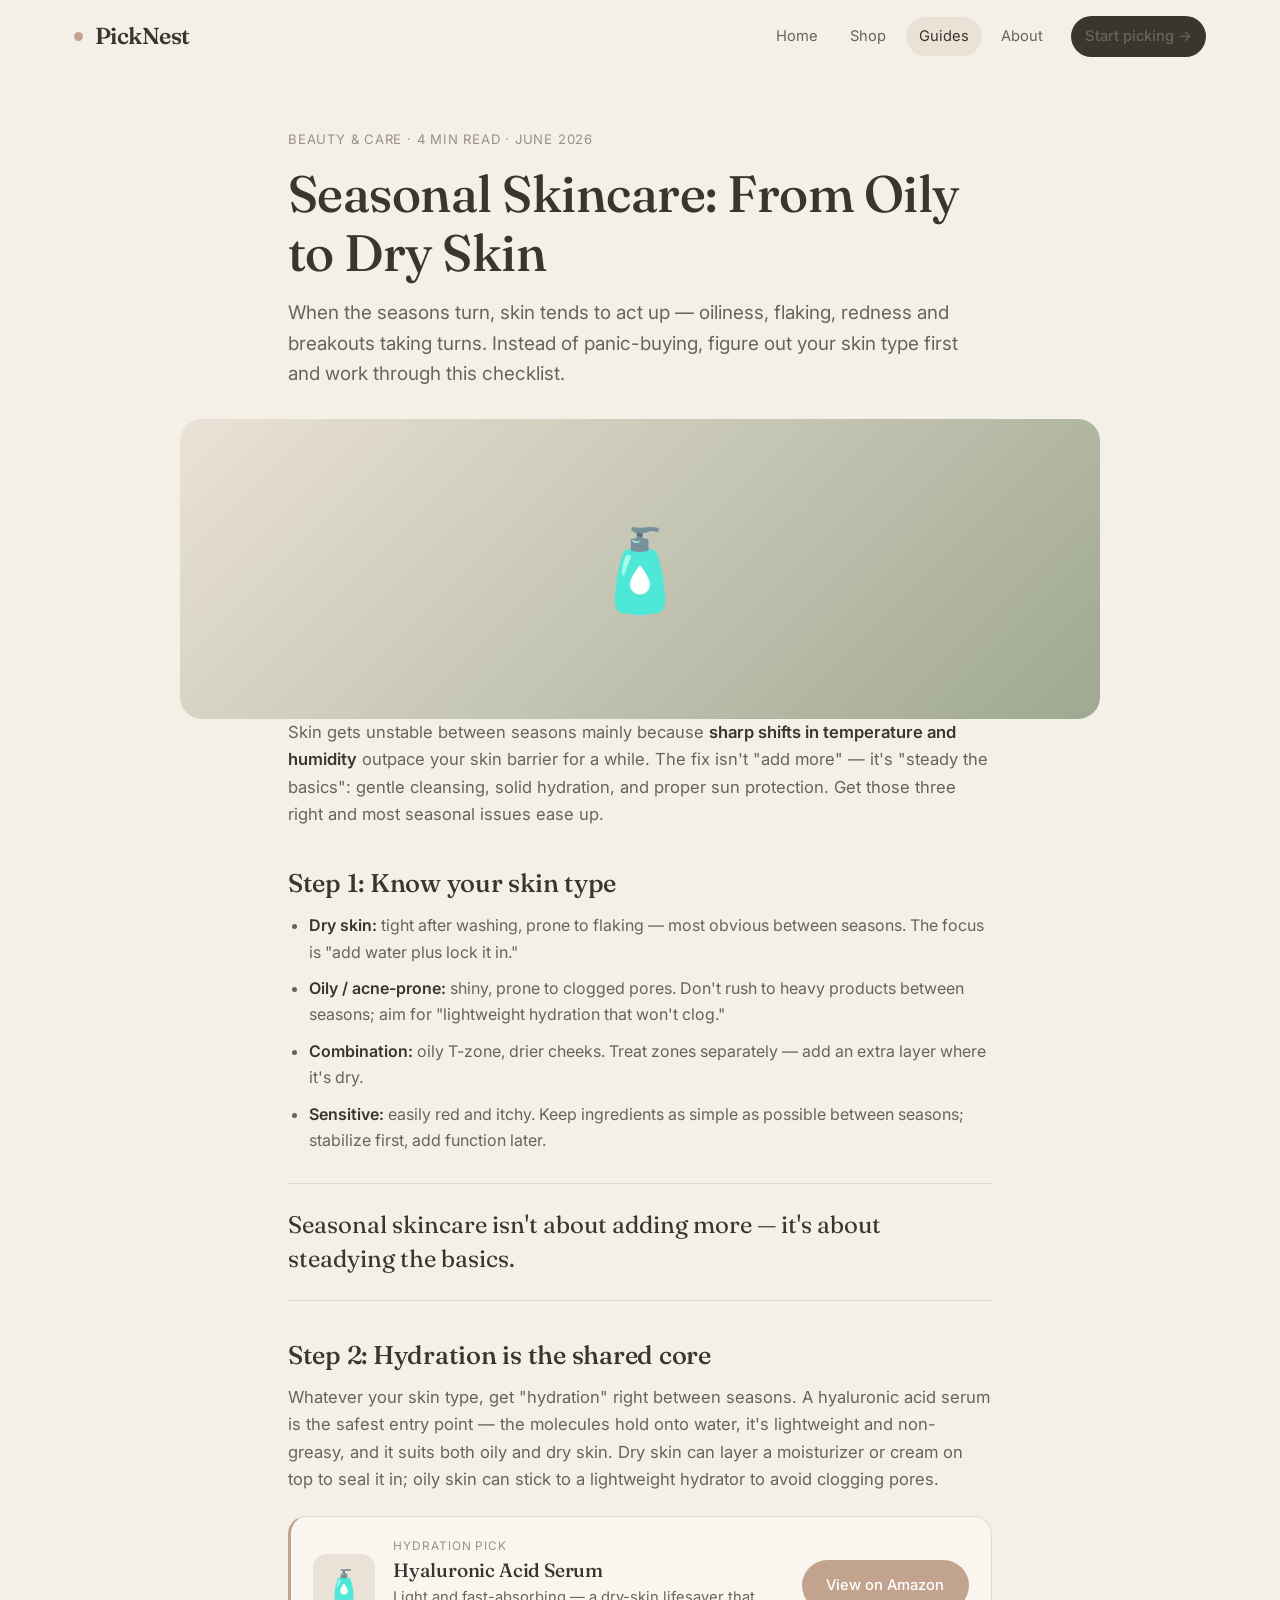
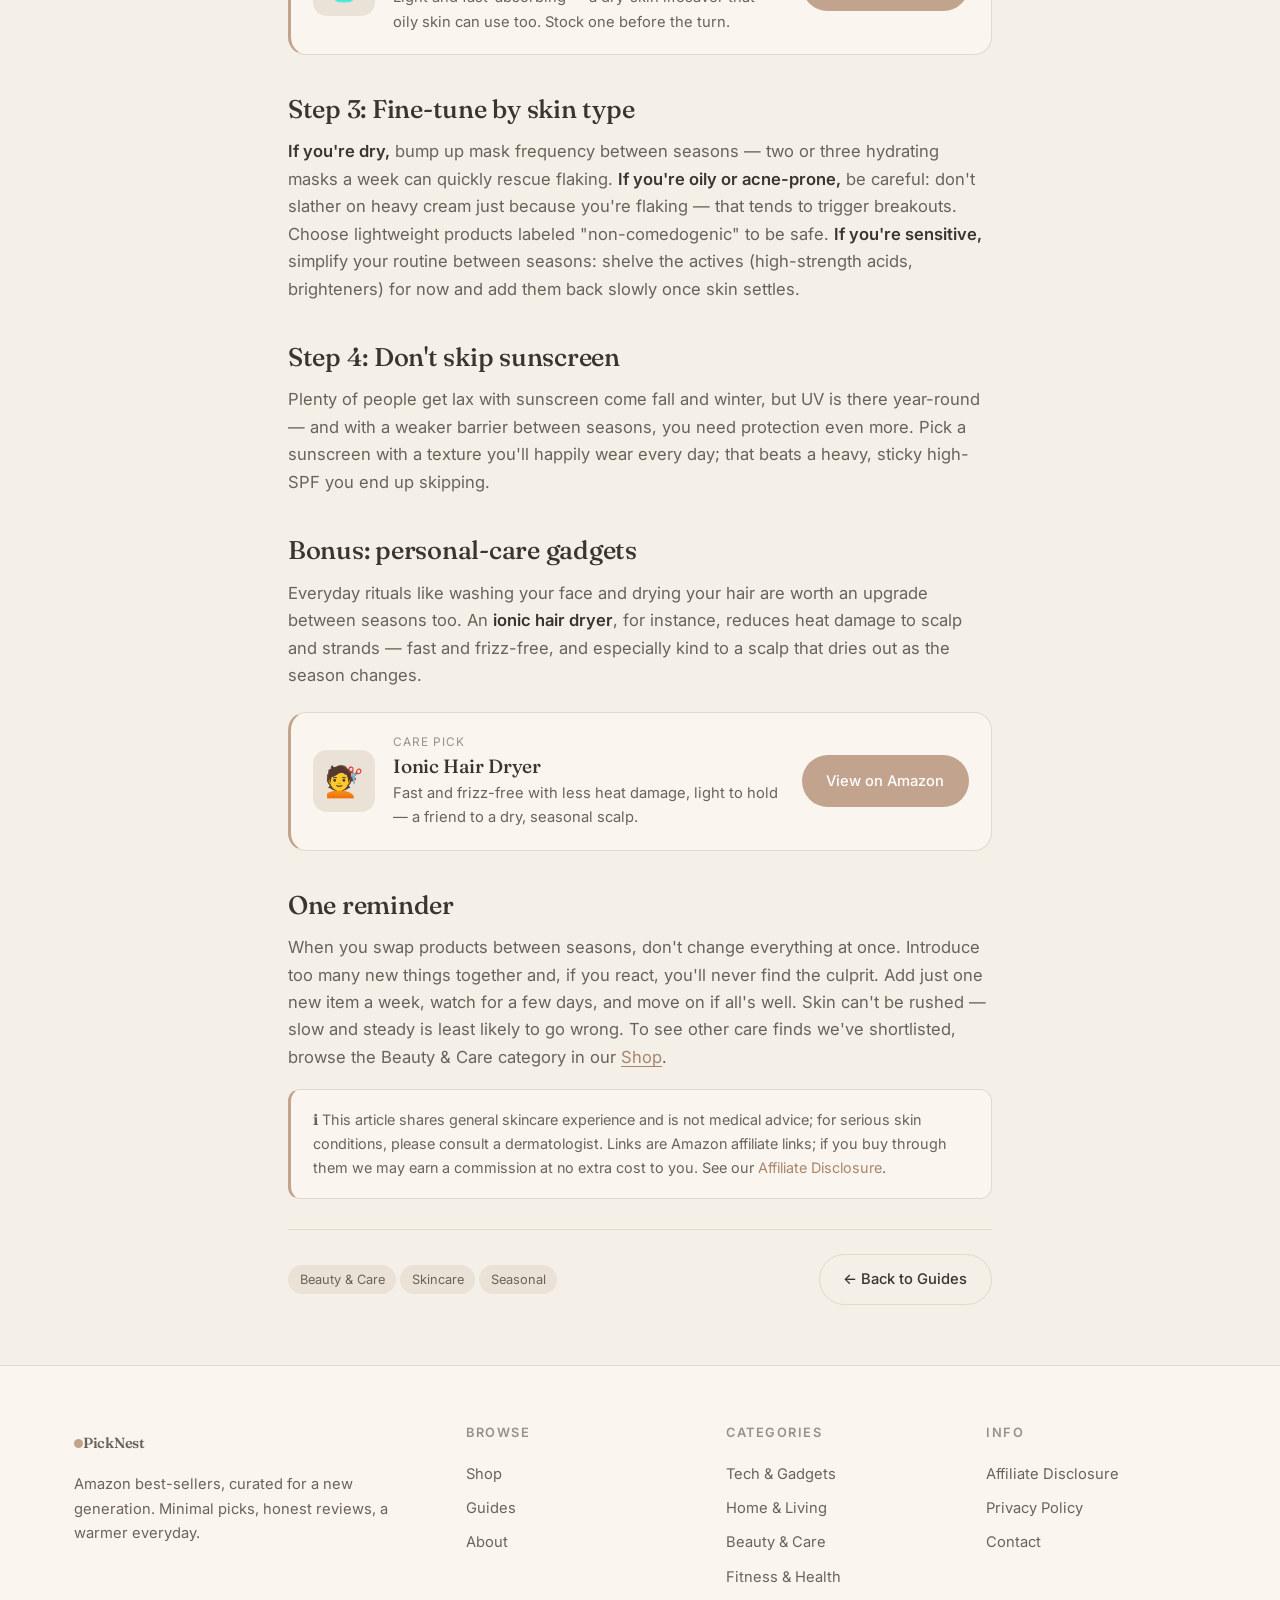
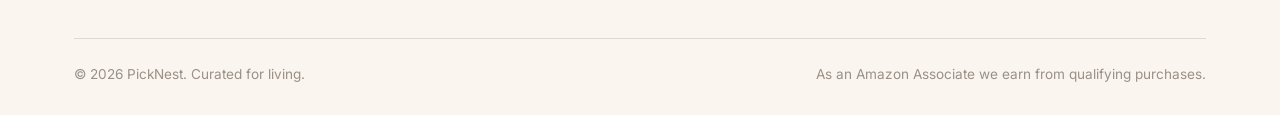
<file: post-skincare.html>
<!DOCTYPE html>
<html lang="en">
<head>
<meta charset="UTF-8">
<meta name="viewport" content="width=device-width, initial-scale=1.0">
<title>Seasonal Skincare: From Oily to Dry Skin — PickNest</title>
<meta name="description" content="Serums, masks and personal-care gadgets, sorted by skin type so you buy without the guesswork. PickNest's seasonal skincare checklist.">
<link rel="preconnect" href="https://fonts.googleapis.com">
<link rel="preconnect" href="https://fonts.gstatic.com" crossorigin>
<link rel="stylesheet" href="css/style.css">
<script>document.documentElement.className+=" js";</script>
</head>
<body>

<header class="site-header">
  <div class="wrap nav">
    <a class="brand" href="index.html"><span class="dot"></span>PickNest</a>
    <nav class="nav-links" id="menu">
      <a href="index.html">Home</a>
      <a href="products.html">Shop</a>
      <a href="blog.html" class="active">Guides</a>
      <a href="about.html">About</a>
      <a class="btn btn-primary" href="products.html">Start picking →</a>
    </nav>
    <button class="nav-toggle" aria-label="Menu"><span></span><span></span><span></span></button>
  </div>
</header>

<article class="article">
  <div class="wrap">
    <div class="article-head reveal">
      <div class="meta">Beauty &amp; Care · 4 min read · June 2026</div>
      <h1>Seasonal Skincare: From Oily to Dry Skin</h1>
      <p class="standfirst">When the seasons turn, skin tends to act up — oiliness, flaking, redness and breakouts taking turns. Instead of panic-buying, figure out your skin type first and work through this checklist.</p>
    </div>
    <div class="article-cover reveal">🧴</div>
  </div>

  <div class="wrap">
    <div class="article-body reveal">
      <p>Skin gets unstable between seasons mainly because <strong>sharp shifts in temperature and humidity</strong> outpace your skin barrier for a while. The fix isn't "add more" — it's "steady the basics": gentle cleansing, solid hydration, and proper sun protection. Get those three right and most seasonal issues ease up.</p>

      <h2>Step 1: Know your skin type</h2>
      <ul>
        <li><strong>Dry skin:</strong> tight after washing, prone to flaking — most obvious between seasons. The focus is "add water plus lock it in."</li>
        <li><strong>Oily / acne-prone:</strong> shiny, prone to clogged pores. Don't rush to heavy products between seasons; aim for "lightweight hydration that won't clog."</li>
        <li><strong>Combination:</strong> oily T-zone, drier cheeks. Treat zones separately — add an extra layer where it's dry.</li>
        <li><strong>Sensitive:</strong> easily red and itchy. Keep ingredients as simple as possible between seasons; stabilize first, add function later.</li>
      </ul>

      <div class="pull reveal">Seasonal skincare isn't about adding more — it's about steadying the basics.</div>

      <h2>Step 2: Hydration is the shared core</h2>
      <p>Whatever your skin type, get "hydration" right between seasons. A hyaluronic acid serum is the safest entry point — the molecules hold onto water, it's lightweight and non-greasy, and it suits both oily and dry skin. Dry skin can layer a moisturizer or cream on top to seal it in; oily skin can stick to a lightweight hydrator to avoid clogging pores.</p>

      <div class="pick reveal">
        <div class="pick-ico">🧴</div>
        <div class="pick-info">
          <div class="tag">Hydration pick</div>
          <h4>Hyaluronic Acid Serum</h4>
          <p>Light and fast-absorbing — a dry-skin lifesaver that oily skin can use too. Stock one before the turn.</p>
        </div>
        <a class="btn btn-clay pick-go" href="https://www.amazon.com/?tag=YOUR_ASSOCIATE_TAG" target="_blank" rel="nofollow sponsored noopener">View on Amazon</a>
      </div>

      <h2>Step 3: Fine-tune by skin type</h2>
      <p><strong>If you're dry,</strong> bump up mask frequency between seasons — two or three hydrating masks a week can quickly rescue flaking. <strong>If you're oily or acne-prone,</strong> be careful: don't slather on heavy cream just because you're flaking — that tends to trigger breakouts. Choose lightweight products labeled "non-comedogenic" to be safe. <strong>If you're sensitive,</strong> simplify your routine between seasons: shelve the actives (high-strength acids, brighteners) for now and add them back slowly once skin settles.</p>

      <h2>Step 4: Don't skip sunscreen</h2>
      <p>Plenty of people get lax with sunscreen come fall and winter, but UV is there year-round — and with a weaker barrier between seasons, you need protection even more. Pick a sunscreen with a texture you'll happily wear every day; that beats a heavy, sticky high-SPF you end up skipping.</p>

      <h2>Bonus: personal-care gadgets</h2>
      <p>Everyday rituals like washing your face and drying your hair are worth an upgrade between seasons too. An <strong>ionic hair dryer</strong>, for instance, reduces heat damage to scalp and strands — fast and frizz-free, and especially kind to a scalp that dries out as the season changes.</p>

      <div class="pick reveal">
        <div class="pick-ico">💇</div>
        <div class="pick-info">
          <div class="tag">Care pick</div>
          <h4>Ionic Hair Dryer</h4>
          <p>Fast and frizz-free with less heat damage, light to hold — a friend to a dry, seasonal scalp.</p>
        </div>
        <a class="btn btn-clay pick-go" href="https://www.amazon.com/?tag=YOUR_ASSOCIATE_TAG" target="_blank" rel="nofollow sponsored noopener">View on Amazon</a>
      </div>

      <h2>One reminder</h2>
      <p>When you swap products between seasons, don't change everything at once. Introduce too many new things together and, if you react, you'll never find the culprit. Add just one new item a week, watch for a few days, and move on if all's well. Skin can't be rushed — slow and steady is least likely to go wrong. To see other care finds we've shortlisted, browse the Beauty &amp; Care category in our <a class="inline" href="products.html">Shop</a>.</p>

      <div class="disclosure-note">
        ℹ️ This article shares general skincare experience and is not medical advice; for serious skin conditions, please consult a dermatologist. Links are Amazon affiliate links; if you buy through them we may earn a commission at no extra cost to you. See our <a href="disclosure.html" style="color:var(--clay-deep);">Affiliate Disclosure</a>.
      </div>
    </div>

    <div class="article-foot reveal">
      <div><span class="tag-chip">Beauty &amp; Care</span> <span class="tag-chip">Skincare</span> <span class="tag-chip">Seasonal</span></div>
      <a class="btn btn-outline" href="blog.html">← Back to Guides</a>
    </div>
  </div>
</article>

<footer class="site-footer">
  <div class="wrap">
    <div class="foot-grid">
      <div class="foot-brand">
        <a class="brand" href="index.html"><span class="dot"></span>PickNest</a>
        <p>Amazon best-sellers, curated for a new generation. Minimal picks, honest reviews, a warmer everyday.</p>
      </div>
      <div><h4>Browse</h4><a href="products.html">Shop</a><a href="blog.html">Guides</a><a href="about.html">About</a></div>
      <div><h4>Categories</h4><a href="products.html">Tech &amp; Gadgets</a><a href="products.html">Home &amp; Living</a><a href="products.html">Beauty &amp; Care</a><a href="products.html">Fitness &amp; Health</a></div>
      <div><h4>Info</h4><a href="disclosure.html">Affiliate Disclosure</a><a href="privacy.html">Privacy Policy</a><a href="about.html#contact">Contact</a></div>
    </div>
    <div class="foot-bottom">
      <div>© <span data-year>2026</span> PickNest. Curated for living.</div>
      <div>As an Amazon Associate we earn from qualifying purchases.</div>
    </div>
  </div>
</footer>

<script src="js/main.js"></script>
</body>
</html>
</file>
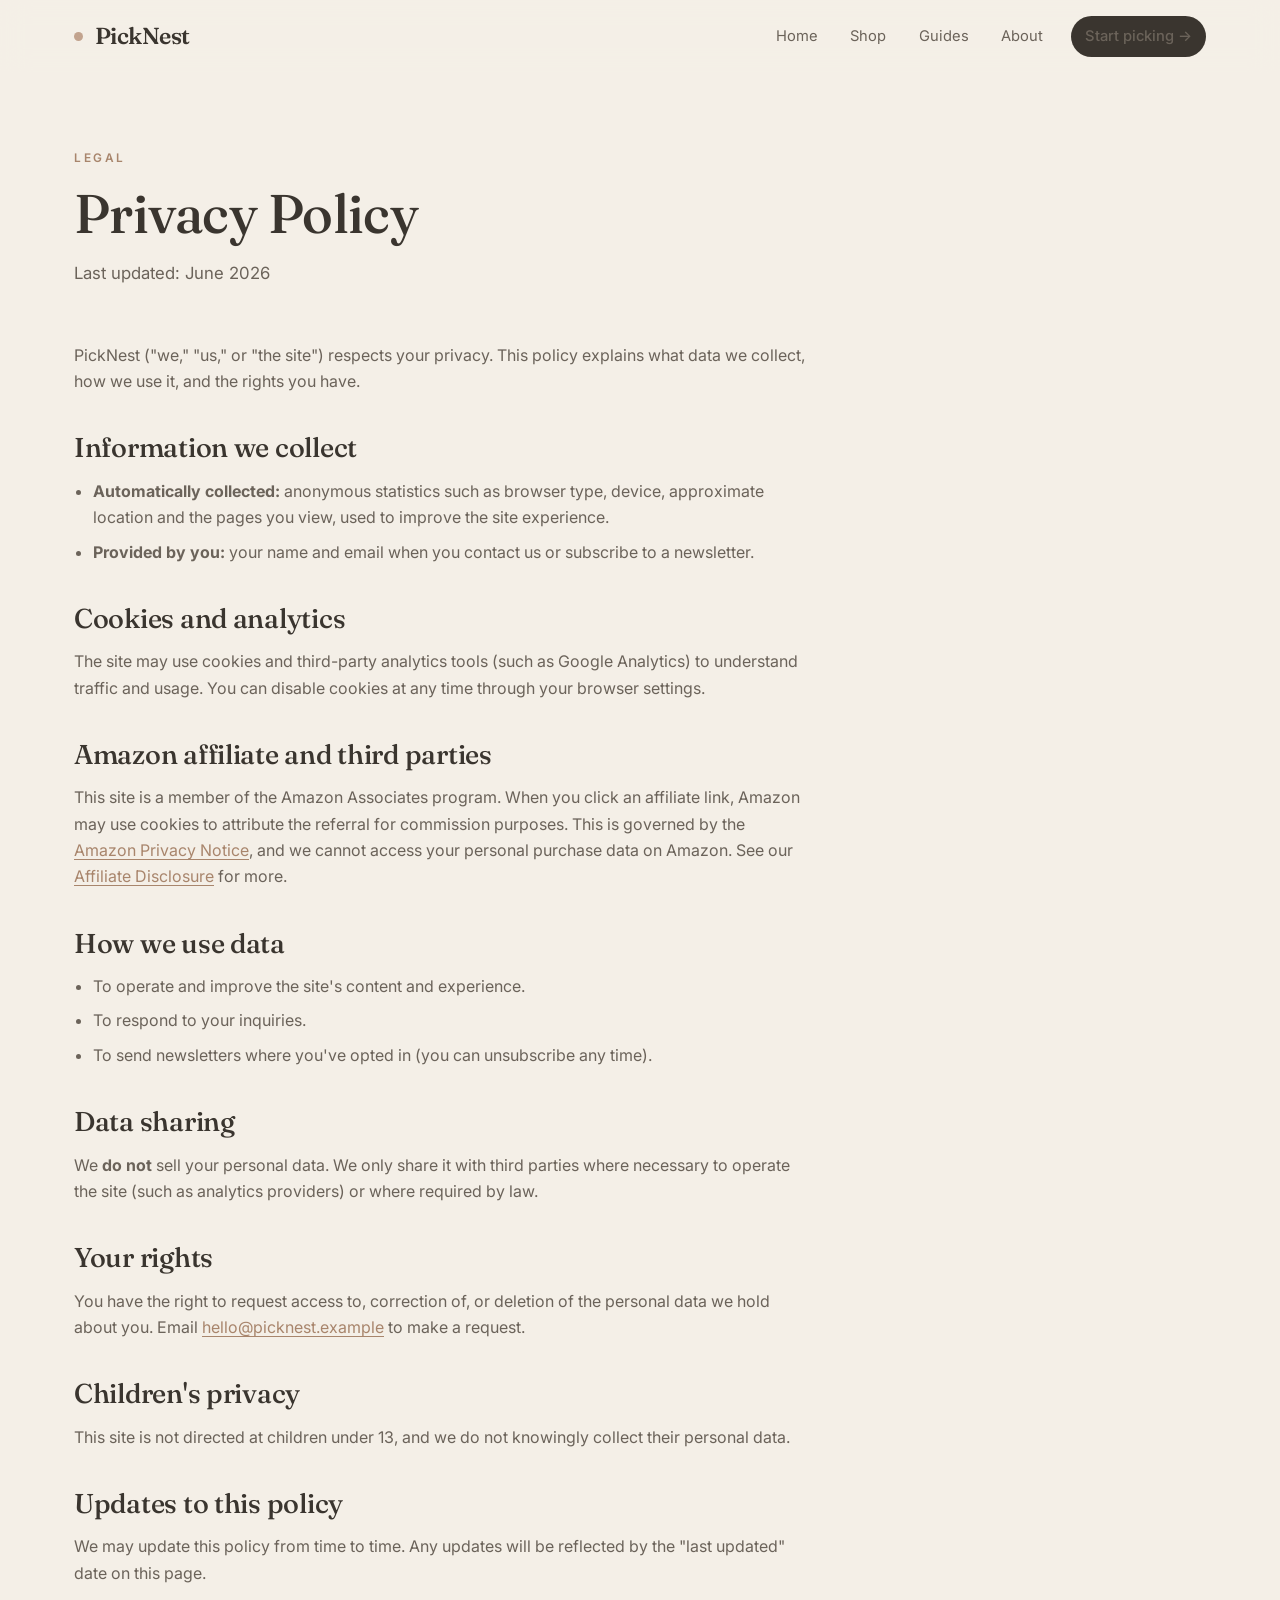
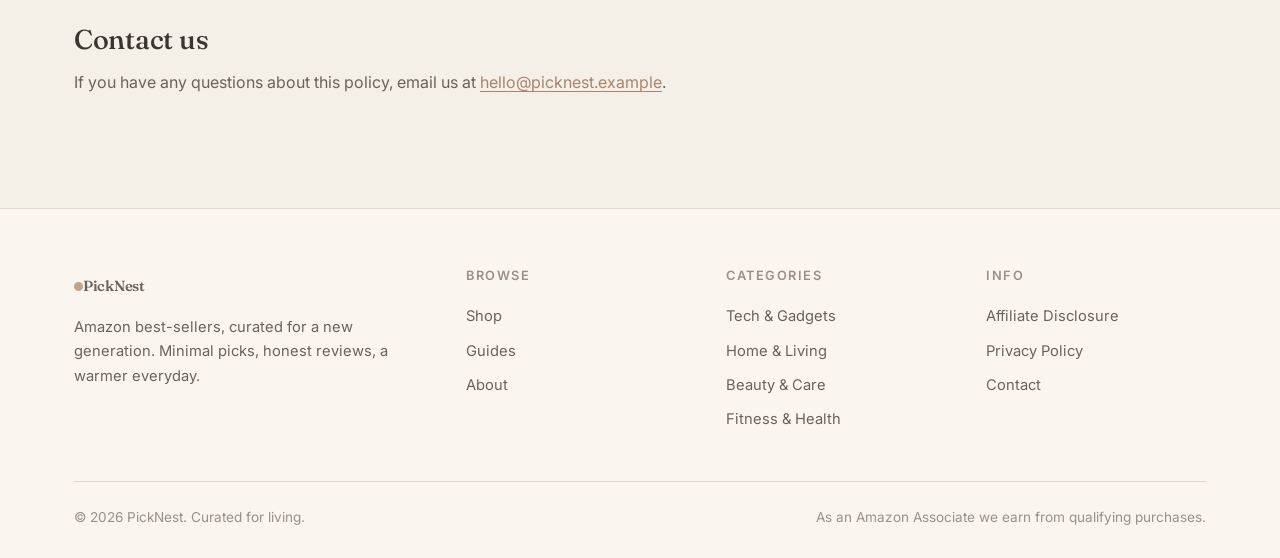
<file: privacy.html>
<!DOCTYPE html>
<html lang="en">
<head>
<meta charset="UTF-8">
<meta name="viewport" content="width=device-width, initial-scale=1.0">
<title>Privacy Policy — PickNest</title>
<meta name="description" content="PickNest privacy policy: how we collect, use and protect your data.">
<link rel="preconnect" href="https://fonts.googleapis.com">
<link rel="preconnect" href="https://fonts.gstatic.com" crossorigin>
<link rel="stylesheet" href="css/style.css">
<script>document.documentElement.className+=" js";</script>
</head>
<body>

<header class="site-header">
  <div class="wrap nav">
    <a class="brand" href="index.html"><span class="dot"></span>PickNest</a>
    <nav class="nav-links" id="menu">
      <a href="index.html">Home</a>
      <a href="products.html">Shop</a>
      <a href="blog.html">Guides</a>
      <a href="about.html">About</a>
      <a class="btn btn-primary" href="products.html">Start picking →</a>
    </nav>
    <button class="nav-toggle" aria-label="Menu"><span></span><span></span><span></span></button>
  </div>
</header>

<section class="page-hero">
  <div class="wrap reveal">
    <span class="eyebrow">Legal</span>
    <h1>Privacy Policy</h1>
    <p>Last updated: June 2026</p>
  </div>
</section>

<section class="section" style="padding-top:24px;">
  <div class="wrap">
    <div class="prose reveal">
      <p>PickNest ("we," "us," or "the site") respects your privacy. This policy explains what data we collect, how we use it, and the rights you have.</p>

      <h2>Information we collect</h2>
      <ul>
        <li><strong>Automatically collected:</strong> anonymous statistics such as browser type, device, approximate location and the pages you view, used to improve the site experience.</li>
        <li><strong>Provided by you:</strong> your name and email when you contact us or subscribe to a newsletter.</li>
      </ul>

      <h2>Cookies and analytics</h2>
      <p>The site may use cookies and third-party analytics tools (such as Google Analytics) to understand traffic and usage. You can disable cookies at any time through your browser settings.</p>

      <h2>Amazon affiliate and third parties</h2>
      <p>This site is a member of the Amazon Associates program. When you click an affiliate link, Amazon may use cookies to attribute the referral for commission purposes. This is governed by the <a href="https://www.amazon.com/gp/help/customer/display.html?nodeId=468496" target="_blank" rel="noopener">Amazon Privacy Notice</a>, and we cannot access your personal purchase data on Amazon. See our <a href="disclosure.html">Affiliate Disclosure</a> for more.</p>

      <h2>How we use data</h2>
      <ul>
        <li>To operate and improve the site's content and experience.</li>
        <li>To respond to your inquiries.</li>
        <li>To send newsletters where you've opted in (you can unsubscribe any time).</li>
      </ul>

      <h2>Data sharing</h2>
      <p>We <strong>do not</strong> sell your personal data. We only share it with third parties where necessary to operate the site (such as analytics providers) or where required by law.</p>

      <h2>Your rights</h2>
      <p>You have the right to request access to, correction of, or deletion of the personal data we hold about you. Email <a href="mailto:hello@picknest.example">hello@picknest.example</a> to make a request.</p>

      <h2>Children's privacy</h2>
      <p>This site is not directed at children under 13, and we do not knowingly collect their personal data.</p>

      <h2>Updates to this policy</h2>
      <p>We may update this policy from time to time. Any updates will be reflected by the "last updated" date on this page.</p>

      <h2>Contact us</h2>
      <p>If you have any questions about this policy, email us at <a href="mailto:hello@picknest.example">hello@picknest.example</a>.</p>
    </div>
  </div>
</section>

<footer class="site-footer">
  <div class="wrap">
    <div class="foot-grid">
      <div class="foot-brand">
        <a class="brand" href="index.html"><span class="dot"></span>PickNest</a>
        <p>Amazon best-sellers, curated for a new generation. Minimal picks, honest reviews, a warmer everyday.</p>
      </div>
      <div><h4>Browse</h4><a href="products.html">Shop</a><a href="blog.html">Guides</a><a href="about.html">About</a></div>
      <div><h4>Categories</h4><a href="products.html">Tech &amp; Gadgets</a><a href="products.html">Home &amp; Living</a><a href="products.html">Beauty &amp; Care</a><a href="products.html">Fitness &amp; Health</a></div>
      <div><h4>Info</h4><a href="disclosure.html">Affiliate Disclosure</a><a href="privacy.html">Privacy Policy</a><a href="about.html#contact">Contact</a></div>
    </div>
    <div class="foot-bottom">
      <div>© <span data-year>2026</span> PickNest. Curated for living.</div>
      <div>As an Amazon Associate we earn from qualifying purchases.</div>
    </div>
  </div>
</footer>

<script src="js/main.js"></script>
</body>
</html>
</file>
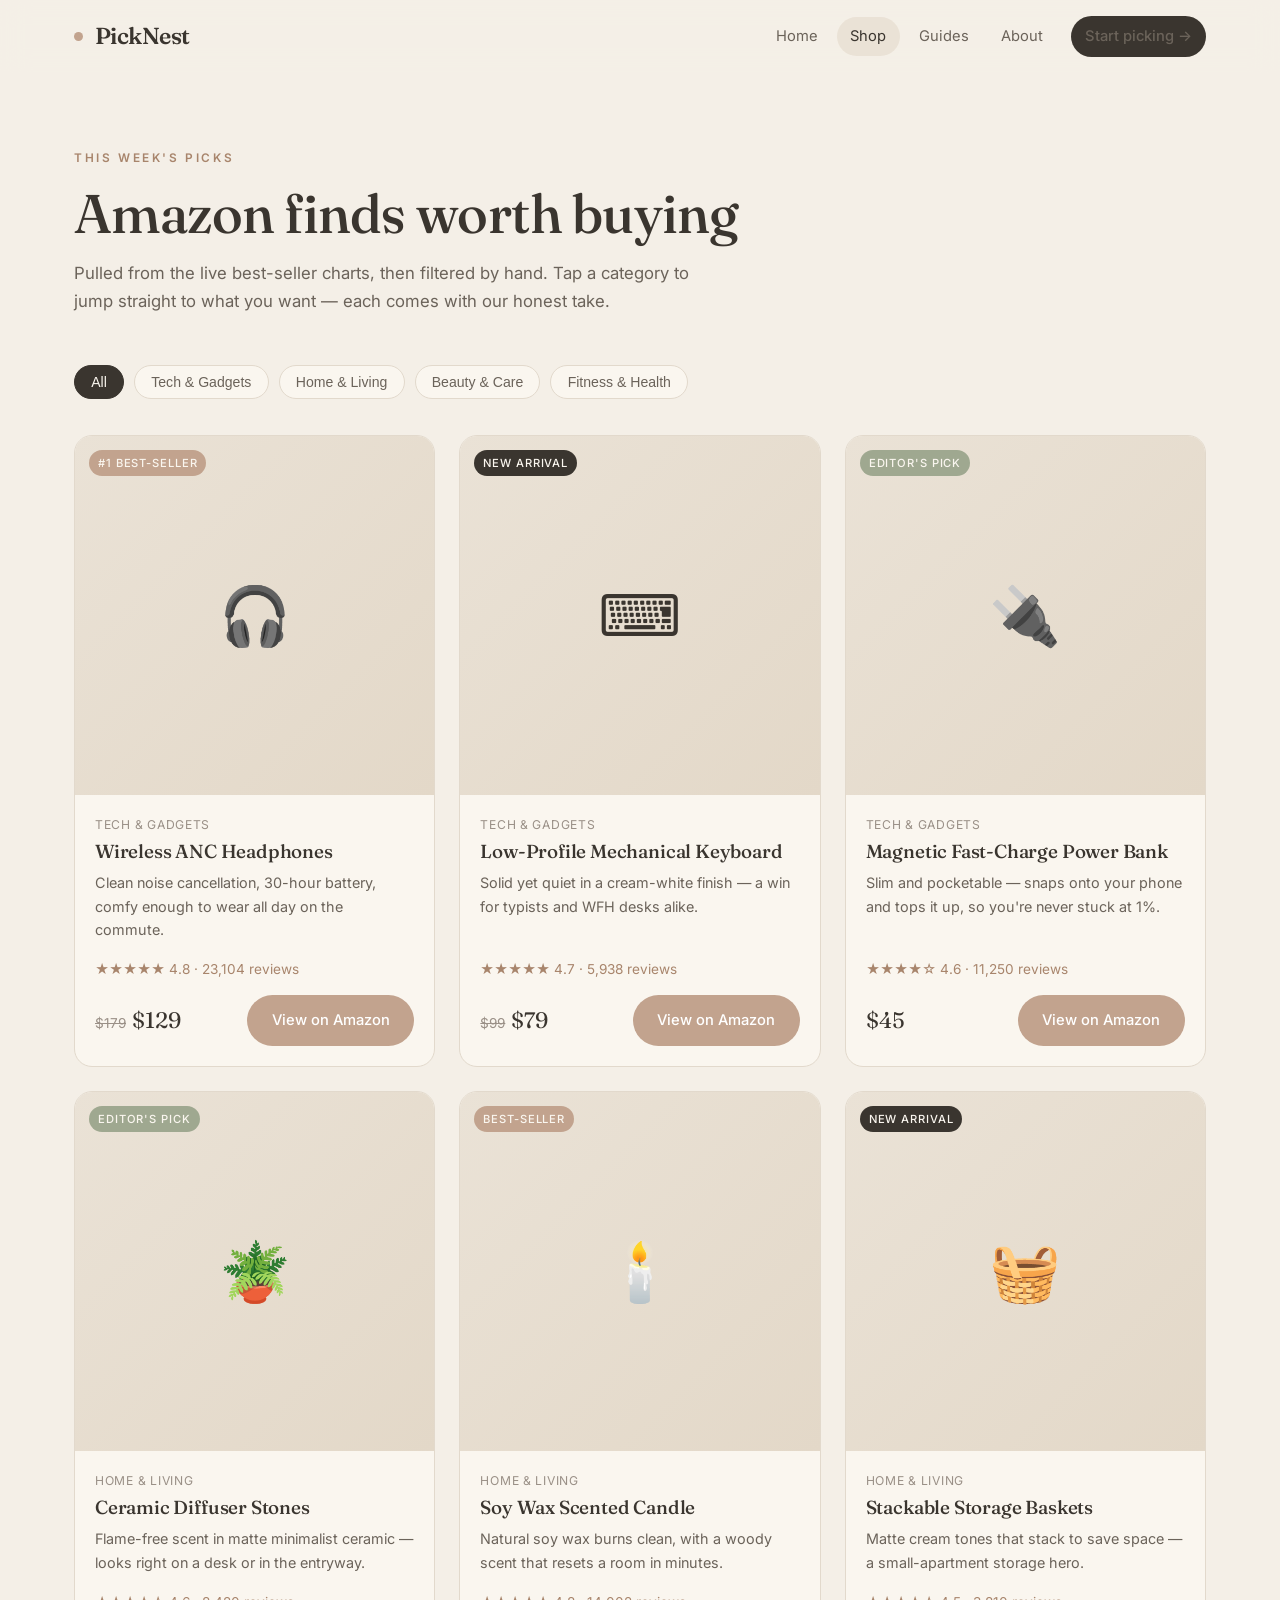
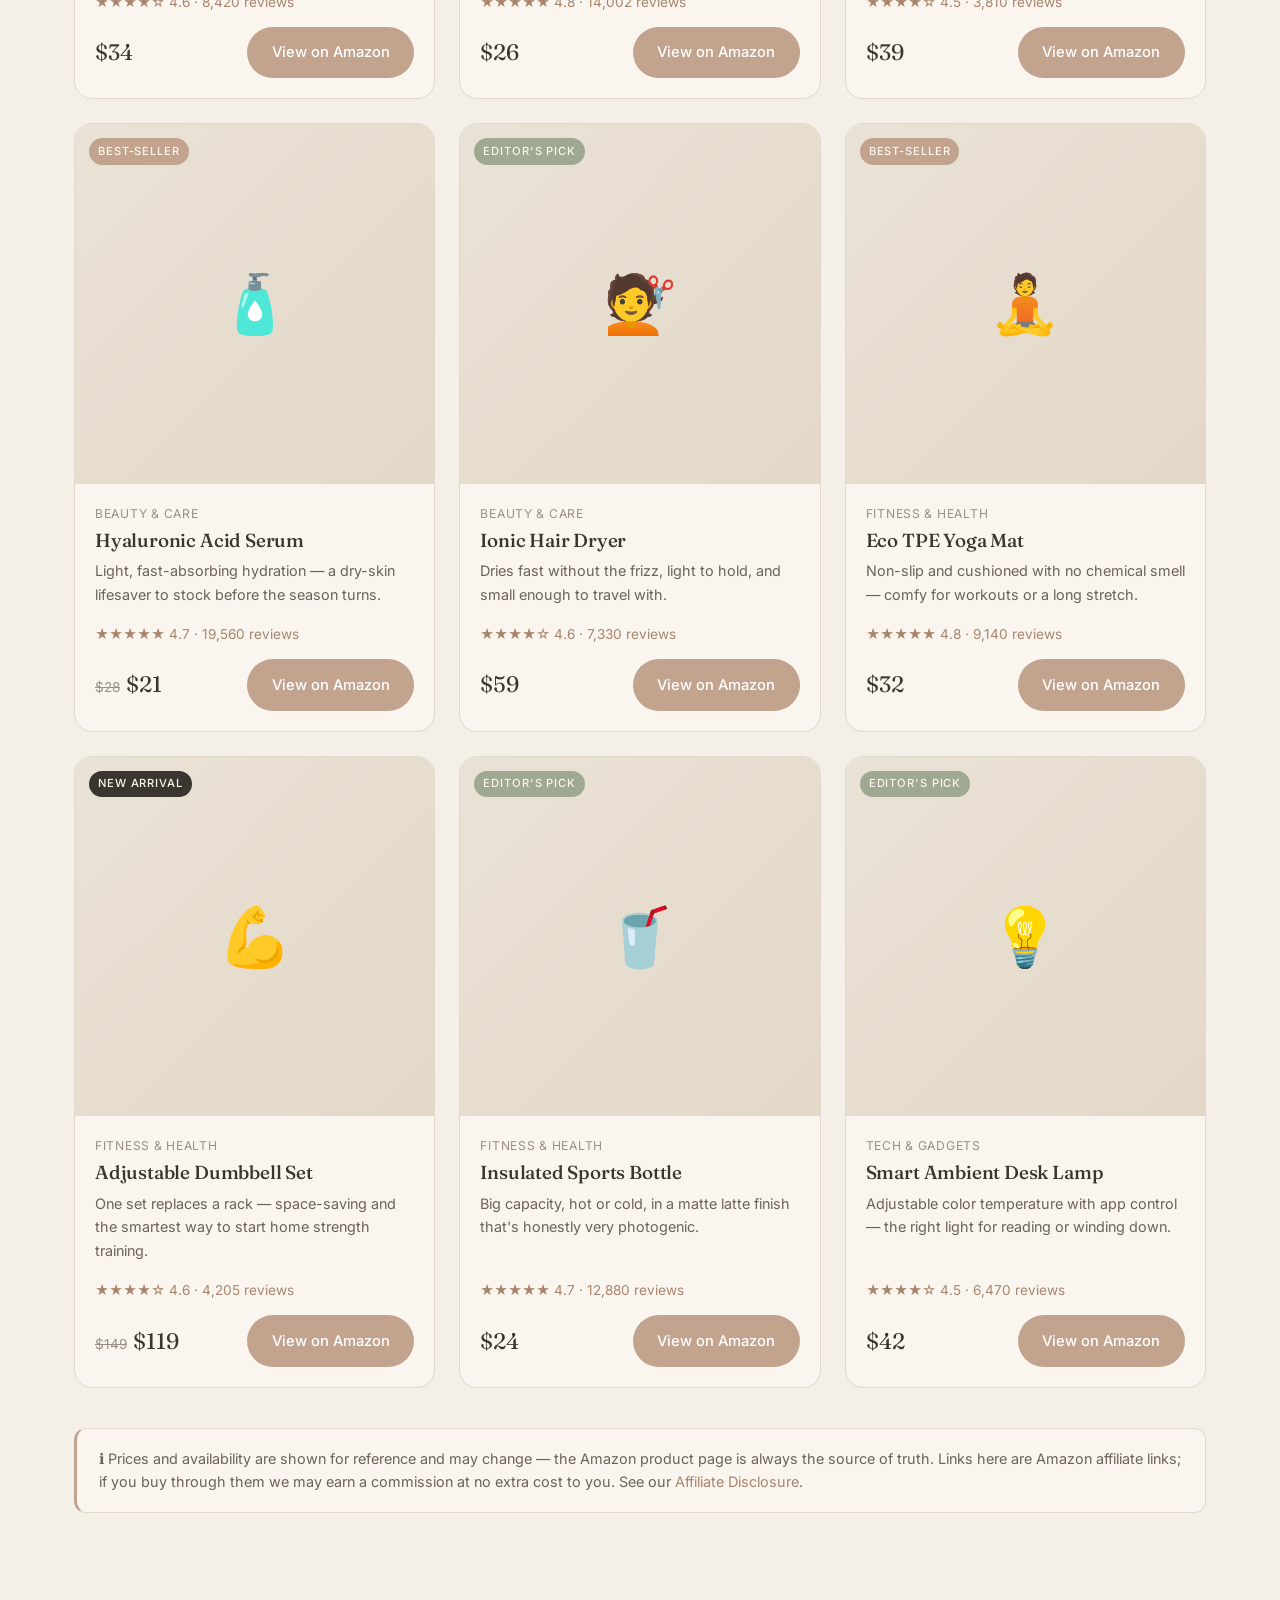
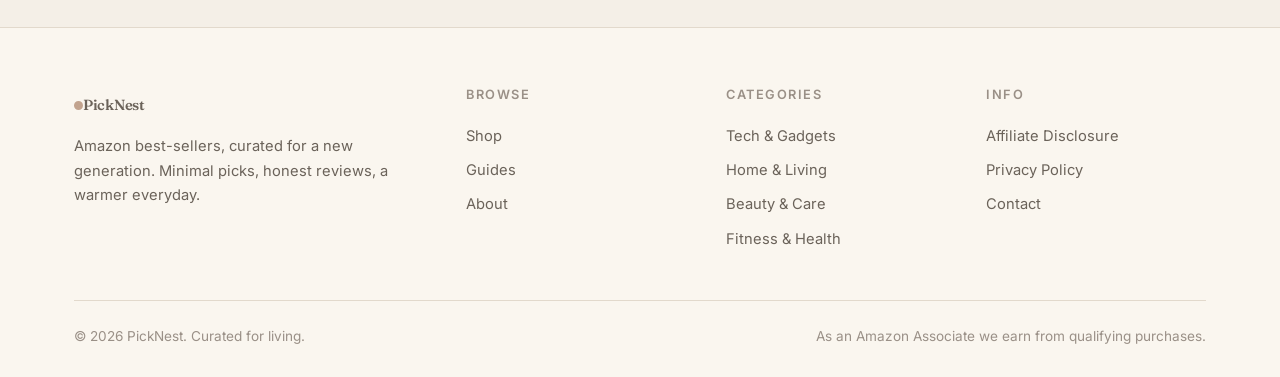
<file: products.html>
<!DOCTYPE html>
<html lang="en">
<head>
<meta charset="UTF-8">
<meta name="viewport" content="width=device-width, initial-scale=1.0">
<title>Shop — PickNest</title>
<meta name="description" content="Browse PickNest's hand-picked Amazon best-sellers. Filter by category, each with an honest take and a direct link.">
<link rel="preconnect" href="https://fonts.googleapis.com">
<link rel="preconnect" href="https://fonts.gstatic.com" crossorigin>
<link rel="stylesheet" href="css/style.css">
<script>document.documentElement.className+=" js";</script>
</head>
<body>

<header class="site-header">
  <div class="wrap nav">
    <a class="brand" href="index.html"><span class="dot"></span>PickNest</a>
    <nav class="nav-links" id="menu">
      <a href="index.html">Home</a>
      <a href="products.html" class="active">Shop</a>
      <a href="blog.html">Guides</a>
      <a href="about.html">About</a>
      <a class="btn btn-primary" href="products.html">Start picking →</a>
    </nav>
    <button class="nav-toggle" aria-label="Menu"><span></span><span></span><span></span></button>
  </div>
</header>

<section class="page-hero">
  <div class="wrap reveal">
    <span class="eyebrow">This week's picks</span>
    <h1>Amazon finds worth buying</h1>
    <p>Pulled from the live best-seller charts, then filtered by hand. Tap a category to jump straight to what you want — each comes with our honest take.</p>
  </div>
</section>

<section class="section" style="padding-top:20px;">
  <div class="wrap">
    <div class="filters reveal">
      <button class="chip active" data-filter="all">All</button>
      <button class="chip" data-filter="tech">Tech &amp; Gadgets</button>
      <button class="chip" data-filter="home">Home &amp; Living</button>
      <button class="chip" data-filter="beauty">Beauty &amp; Care</button>
      <button class="chip" data-filter="fitness">Fitness &amp; Health</button>
    </div>

    <div class="grid">

      <article class="card reveal" data-cat="tech">
        <div class="media">🎧<span class="badge clay">#1 Best-seller</span></div>
        <div class="body"><span class="cat-tag">Tech &amp; Gadgets</span><h3>Wireless ANC Headphones</h3>
          <p class="desc">Clean noise cancellation, 30-hour battery, comfy enough to wear all day on the commute.</p>
          <div class="rating">★★★★★ 4.8 · 23,104 reviews</div>
          <div class="foot"><div class="price"><s>$179</s>$129</div>
          <a class="btn btn-clay" href="https://www.amazon.com/?tag=YOUR_ASSOCIATE_TAG" target="_blank" rel="nofollow sponsored noopener">View on Amazon</a></div></div>
      </article>

      <article class="card reveal" data-cat="tech">
        <div class="media">⌨️<span class="badge">New arrival</span></div>
        <div class="body"><span class="cat-tag">Tech &amp; Gadgets</span><h3>Low-Profile Mechanical Keyboard</h3>
          <p class="desc">Solid yet quiet in a cream-white finish — a win for typists and WFH desks alike.</p>
          <div class="rating">★★★★★ 4.7 · 5,938 reviews</div>
          <div class="foot"><div class="price"><s>$99</s>$79</div>
          <a class="btn btn-clay" href="https://www.amazon.com/?tag=YOUR_ASSOCIATE_TAG" target="_blank" rel="nofollow sponsored noopener">View on Amazon</a></div></div>
      </article>

      <article class="card reveal" data-cat="tech">
        <div class="media">🔌<span class="badge sage">Editor's pick</span></div>
        <div class="body"><span class="cat-tag">Tech &amp; Gadgets</span><h3>Magnetic Fast-Charge Power Bank</h3>
          <p class="desc">Slim and pocketable — snaps onto your phone and tops it up, so you're never stuck at 1%.</p>
          <div class="rating">★★★★☆ 4.6 · 11,250 reviews</div>
          <div class="foot"><div class="price">$45</div>
          <a class="btn btn-clay" href="https://www.amazon.com/?tag=YOUR_ASSOCIATE_TAG" target="_blank" rel="nofollow sponsored noopener">View on Amazon</a></div></div>
      </article>

      <article class="card reveal" data-cat="home">
        <div class="media">🪴<span class="badge sage">Editor's pick</span></div>
        <div class="body"><span class="cat-tag">Home &amp; Living</span><h3>Ceramic Diffuser Stones</h3>
          <p class="desc">Flame-free scent in matte minimalist ceramic — looks right on a desk or in the entryway.</p>
          <div class="rating">★★★★☆ 4.6 · 8,420 reviews</div>
          <div class="foot"><div class="price">$34</div>
          <a class="btn btn-clay" href="https://www.amazon.com/?tag=YOUR_ASSOCIATE_TAG" target="_blank" rel="nofollow sponsored noopener">View on Amazon</a></div></div>
      </article>

      <article class="card reveal" data-cat="home">
        <div class="media">🕯️<span class="badge clay">Best-seller</span></div>
        <div class="body"><span class="cat-tag">Home &amp; Living</span><h3>Soy Wax Scented Candle</h3>
          <p class="desc">Natural soy wax burns clean, with a woody scent that resets a room in minutes.</p>
          <div class="rating">★★★★★ 4.8 · 14,002 reviews</div>
          <div class="foot"><div class="price">$26</div>
          <a class="btn btn-clay" href="https://www.amazon.com/?tag=YOUR_ASSOCIATE_TAG" target="_blank" rel="nofollow sponsored noopener">View on Amazon</a></div></div>
      </article>

      <article class="card reveal" data-cat="home">
        <div class="media">🧺<span class="badge">New arrival</span></div>
        <div class="body"><span class="cat-tag">Home &amp; Living</span><h3>Stackable Storage Baskets</h3>
          <p class="desc">Matte cream tones that stack to save space — a small-apartment storage hero.</p>
          <div class="rating">★★★★☆ 4.5 · 3,810 reviews</div>
          <div class="foot"><div class="price">$39</div>
          <a class="btn btn-clay" href="https://www.amazon.com/?tag=YOUR_ASSOCIATE_TAG" target="_blank" rel="nofollow sponsored noopener">View on Amazon</a></div></div>
      </article>

      <article class="card reveal" data-cat="beauty">
        <div class="media">🧴<span class="badge clay">Best-seller</span></div>
        <div class="body"><span class="cat-tag">Beauty &amp; Care</span><h3>Hyaluronic Acid Serum</h3>
          <p class="desc">Light, fast-absorbing hydration — a dry-skin lifesaver to stock before the season turns.</p>
          <div class="rating">★★★★★ 4.7 · 19,560 reviews</div>
          <div class="foot"><div class="price"><s>$28</s>$21</div>
          <a class="btn btn-clay" href="https://www.amazon.com/?tag=YOUR_ASSOCIATE_TAG" target="_blank" rel="nofollow sponsored noopener">View on Amazon</a></div></div>
      </article>

      <article class="card reveal" data-cat="beauty">
        <div class="media">💇<span class="badge sage">Editor's pick</span></div>
        <div class="body"><span class="cat-tag">Beauty &amp; Care</span><h3>Ionic Hair Dryer</h3>
          <p class="desc">Dries fast without the frizz, light to hold, and small enough to travel with.</p>
          <div class="rating">★★★★☆ 4.6 · 7,330 reviews</div>
          <div class="foot"><div class="price">$59</div>
          <a class="btn btn-clay" href="https://www.amazon.com/?tag=YOUR_ASSOCIATE_TAG" target="_blank" rel="nofollow sponsored noopener">View on Amazon</a></div></div>
      </article>

      <article class="card reveal" data-cat="fitness">
        <div class="media">🧘<span class="badge clay">Best-seller</span></div>
        <div class="body"><span class="cat-tag">Fitness &amp; Health</span><h3>Eco TPE Yoga Mat</h3>
          <p class="desc">Non-slip and cushioned with no chemical smell — comfy for workouts or a long stretch.</p>
          <div class="rating">★★★★★ 4.8 · 9,140 reviews</div>
          <div class="foot"><div class="price">$32</div>
          <a class="btn btn-clay" href="https://www.amazon.com/?tag=YOUR_ASSOCIATE_TAG" target="_blank" rel="nofollow sponsored noopener">View on Amazon</a></div></div>
      </article>

      <article class="card reveal" data-cat="fitness">
        <div class="media">💪<span class="badge">New arrival</span></div>
        <div class="body"><span class="cat-tag">Fitness &amp; Health</span><h3>Adjustable Dumbbell Set</h3>
          <p class="desc">One set replaces a rack — space-saving and the smartest way to start home strength training.</p>
          <div class="rating">★★★★☆ 4.6 · 4,205 reviews</div>
          <div class="foot"><div class="price"><s>$149</s>$119</div>
          <a class="btn btn-clay" href="https://www.amazon.com/?tag=YOUR_ASSOCIATE_TAG" target="_blank" rel="nofollow sponsored noopener">View on Amazon</a></div></div>
      </article>

      <article class="card reveal" data-cat="fitness">
        <div class="media">🥤<span class="badge sage">Editor's pick</span></div>
        <div class="body"><span class="cat-tag">Fitness &amp; Health</span><h3>Insulated Sports Bottle</h3>
          <p class="desc">Big capacity, hot or cold, in a matte latte finish that's honestly very photogenic.</p>
          <div class="rating">★★★★★ 4.7 · 12,880 reviews</div>
          <div class="foot"><div class="price">$24</div>
          <a class="btn btn-clay" href="https://www.amazon.com/?tag=YOUR_ASSOCIATE_TAG" target="_blank" rel="nofollow sponsored noopener">View on Amazon</a></div></div>
      </article>

      <article class="card reveal" data-cat="tech">
        <div class="media">💡<span class="badge sage">Editor's pick</span></div>
        <div class="body"><span class="cat-tag">Tech &amp; Gadgets</span><h3>Smart Ambient Desk Lamp</h3>
          <p class="desc">Adjustable color temperature with app control — the right light for reading or winding down.</p>
          <div class="rating">★★★★☆ 4.5 · 6,470 reviews</div>
          <div class="foot"><div class="price">$42</div>
          <a class="btn btn-clay" href="https://www.amazon.com/?tag=YOUR_ASSOCIATE_TAG" target="_blank" rel="nofollow sponsored noopener">View on Amazon</a></div></div>
      </article>

    </div>

    <div class="disclosure-note reveal" style="margin-top:40px;">
      ℹ️ Prices and availability are shown for reference and may change — the Amazon product page is always the source of truth. Links here are Amazon affiliate links; if you buy through them we may earn a commission at no extra cost to you. See our <a href="disclosure.html" style="color:var(--clay-deep);">Affiliate Disclosure</a>.
    </div>
  </div>
</section>

<footer class="site-footer">
  <div class="wrap">
    <div class="foot-grid">
      <div class="foot-brand">
        <a class="brand" href="index.html"><span class="dot"></span>PickNest</a>
        <p>Amazon best-sellers, curated for a new generation. Minimal picks, honest reviews, a warmer everyday.</p>
      </div>
      <div><h4>Browse</h4><a href="products.html">Shop</a><a href="blog.html">Guides</a><a href="about.html">About</a></div>
      <div><h4>Categories</h4><a href="products.html">Tech &amp; Gadgets</a><a href="products.html">Home &amp; Living</a><a href="products.html">Beauty &amp; Care</a><a href="products.html">Fitness &amp; Health</a></div>
      <div><h4>Info</h4><a href="disclosure.html">Affiliate Disclosure</a><a href="privacy.html">Privacy Policy</a><a href="about.html#contact">Contact</a></div>
    </div>
    <div class="foot-bottom">
      <div>© <span data-year>2026</span> PickNest. Curated for living.</div>
      <div>As an Amazon Associate we earn from qualifying purchases.</div>
    </div>
  </div>
</footer>

<script src="js/main.js"></script>
</body>
</html>
</file>
<file: css/style.css>
/* =========================================================
   PickNest — Warm Cream Morandi Theme
   A minimalist Amazon affiliate storefront
   ========================================================= */

@import url('https://fonts.googleapis.com/css2?family=Fraunces:opsz,wght@9..144,400;9..144,500;9..144,600&family=Inter:wght@300;400;500;600&display=swap');

:root {
  /* Morandi warm-cream palette */
  --cream:        #F4EFE7;
  --cream-soft:   #FAF6EF;
  --sand:         #EAE2D6;
  --clay:         #C2A38E;   /* primary accent */
  --clay-deep:    #A8856C;
  --sage:         #9FA890;   /* secondary accent */
  --terracotta:   #C68A6E;
  --ink:          #3A352F;
  --ink-soft:     #6B635A;
  --muted:        #9A9087;
  --line:         #E2D9CC;
  --white:        #FFFFFF;

  --radius:   18px;
  --radius-sm:12px;
  --shadow:   0 14px 40px -22px rgba(80, 64, 48, 0.45);
  --shadow-sm:0 6px 18px -12px rgba(80, 64, 48, 0.4);
  --max:      1180px;
  --ease:     cubic-bezier(.22,.61,.36,1);
}

* { margin: 0; padding: 0; box-sizing: border-box; }

html { scroll-behavior: smooth; }

body {
  font-family: 'Inter', system-ui, -apple-system, sans-serif;
  background: var(--cream);
  color: var(--ink);
  line-height: 1.65;
  font-weight: 400;
  -webkit-font-smoothing: antialiased;
  overflow-x: hidden;
}

h1, h2, h3, h4 {
  font-family: 'Fraunces', Georgia, serif;
  font-weight: 500;
  line-height: 1.15;
  letter-spacing: -0.01em;
}

a { color: inherit; text-decoration: none; }
img { max-width: 100%; display: block; }

.wrap { max-width: var(--max); margin: 0 auto; padding: 0 24px; }

.eyebrow {
  font-size: .74rem;
  letter-spacing: .22em;
  text-transform: uppercase;
  color: var(--clay-deep);
  font-weight: 600;
}

/* ---------- Buttons ---------- */
.btn {
  display: inline-flex;
  align-items: center;
  gap: .5em;
  padding: .85em 1.6em;
  border-radius: 100px;
  font-size: .92rem;
  font-weight: 500;
  cursor: pointer;
  border: 1px solid transparent;
  transition: transform .35s var(--ease), background .3s, box-shadow .3s;
  white-space: nowrap;
}
.btn-primary { background: var(--ink); color: var(--cream-soft); }
.btn-primary:hover { transform: translateY(-3px); box-shadow: var(--shadow-sm); }
.btn-outline { background: transparent; color: var(--ink); border-color: var(--line); }
.btn-outline:hover { background: var(--white); transform: translateY(-3px); }
.btn-clay { background: var(--clay); color: var(--white); }
.btn-clay:hover { background: var(--clay-deep); transform: translateY(-3px); box-shadow: var(--shadow-sm); }

/* ---------- Header ---------- */
.site-header {
  position: sticky; top: 0; z-index: 100;
  background: rgba(244, 239, 231, 0.82);
  backdrop-filter: blur(14px);
  border-bottom: 1px solid transparent;
  transition: border-color .3s, background .3s;
}
.site-header.scrolled { border-color: var(--line); }
.nav {
  display: flex; align-items: center; justify-content: space-between;
  height: 72px;
}
.brand {
  font-family: 'Fraunces', serif;
  font-size: 1.45rem; font-weight: 600;
  letter-spacing: -.02em;
  display: flex; align-items: center; gap: .5em;
}
.brand .dot { width: 9px; height: 9px; border-radius: 50%; background: var(--clay); display:inline-block; }
.nav-links { display: flex; gap: 6px; align-items: center; }
.nav-links a {
  padding: .5em .9em; border-radius: 100px;
  font-size: .92rem; color: var(--ink-soft);
  transition: color .25s, background .25s;
}
.nav-links a:hover, .nav-links a.active { color: var(--ink); background: var(--sand); }
.nav-links .btn { margin-left: 8px; }
.nav-toggle { display: none; background: none; border: 0; cursor: pointer; flex-direction: column; gap: 5px; }
.nav-toggle span { width: 24px; height: 2px; background: var(--ink); border-radius: 2px; transition: .3s; }

/* ---------- Hero ---------- */
.hero { padding: 84px 0 70px; position: relative; }
.hero-grid {
  display: grid; grid-template-columns: 1.05fr .95fr;
  gap: 56px; align-items: center;
}
.hero h1 { font-size: clamp(2.6rem, 5.5vw, 4.3rem); margin: 18px 0 22px; }
.hero h1 em { font-style: italic; color: var(--clay-deep); }
.hero p { font-size: 1.1rem; color: var(--ink-soft); max-width: 30em; margin-bottom: 32px; }
.hero-cta { display: flex; gap: 14px; flex-wrap: wrap; }
.hero-stats { display: flex; gap: 38px; margin-top: 46px; }
.hero-stats .num { font-family: 'Fraunces', serif; font-size: 1.9rem; color: var(--ink); }
.hero-stats .lbl { font-size: .82rem; color: var(--muted); }

.hero-visual { position: relative; }
.hero-card {
  background: var(--cream-soft);
  border: 1px solid var(--line);
  border-radius: var(--radius);
  padding: 26px; box-shadow: var(--shadow);
}
.hero-card .thumb {
  aspect-ratio: 4/3; border-radius: var(--radius-sm);
  background: linear-gradient(135deg, var(--sand), #ded2c0);
  display: grid; place-items: center; font-size: 3.4rem; margin-bottom: 18px;
}
.hero-card .row { display: flex; justify-content: space-between; align-items: center; }
.hero-card .ptitle { font-weight: 500; }
.hero-card .price { font-family: 'Fraunces', serif; font-size: 1.3rem; color: var(--clay-deep); }
.hero-float {
  position: absolute; background: var(--white); border: 1px solid var(--line);
  border-radius: 14px; padding: 12px 16px; box-shadow: var(--shadow-sm);
  font-size: .85rem; display: flex; align-items: center; gap: 10px;
}
.hero-float.f1 { top: -18px; right: 8px; }
.hero-float.f2 { bottom: -16px; left: -14px; }
.hero-float .star { color: var(--clay); }

/* ---------- Section shells ---------- */
.section { padding: 76px 0; }
.section-head { max-width: 36em; margin-bottom: 44px; }
.section-head.center { margin-left: auto; margin-right: auto; text-align: center; }
.section-head h2 { font-size: clamp(1.9rem, 3.4vw, 2.7rem); margin: 14px 0 12px; }
.section-head p { color: var(--ink-soft); }

/* ---------- Category chips ---------- */
.cats { display: grid; grid-template-columns: repeat(4, 1fr); gap: 18px; }
.cat {
  background: var(--cream-soft); border: 1px solid var(--line);
  border-radius: var(--radius); padding: 26px 22px;
  transition: transform .4s var(--ease), box-shadow .4s, background .3s;
}
.cat:hover { transform: translateY(-6px); box-shadow: var(--shadow); background: var(--white); }
.cat .ico {
  width: 52px; height: 52px; border-radius: 14px; display: grid; place-items: center;
  font-size: 1.6rem; background: var(--sand); margin-bottom: 16px;
}
.cat h3 { font-size: 1.2rem; margin-bottom: 6px; }
.cat p { font-size: .88rem; color: var(--muted); }

/* ---------- Product grid ---------- */
.filters { display: flex; gap: 10px; flex-wrap: wrap; margin-bottom: 36px; }
.chip {
  padding: .55em 1.15em; border-radius: 100px; border: 1px solid var(--line);
  background: var(--cream-soft); font-size: .88rem; color: var(--ink-soft);
  cursor: pointer; transition: .25s;
}
.chip:hover { background: var(--white); }
.chip.active { background: var(--ink); color: var(--cream-soft); border-color: var(--ink); }

.grid { display: grid; grid-template-columns: repeat(3, 1fr); gap: 24px; }
.card {
  background: var(--cream-soft); border: 1px solid var(--line);
  border-radius: var(--radius); overflow: hidden; display: flex; flex-direction: column;
  transition: transform .4s var(--ease), box-shadow .4s;
}
.card:hover { transform: translateY(-6px); box-shadow: var(--shadow); }
.card .media {
  aspect-ratio: 1/1; display: grid; place-items: center; font-size: 3.6rem;
  background: linear-gradient(135deg, var(--sand), #e3d8c8); position: relative;
}
.badge {
  position: absolute; top: 14px; left: 14px;
  background: var(--ink); color: var(--cream-soft);
  font-size: .7rem; letter-spacing: .08em; text-transform: uppercase;
  padding: .35em .8em; border-radius: 100px; font-weight: 500;
}
.badge.sage { background: var(--sage); }
.badge.clay { background: var(--clay); }
.card .body { padding: 20px; display: flex; flex-direction: column; flex: 1; }
.card .cat-tag { font-size: .76rem; color: var(--muted); letter-spacing: .06em; text-transform: uppercase; }
.card h3 { font-size: 1.18rem; margin: 6px 0 8px; }
.card .desc { font-size: .9rem; color: var(--ink-soft); margin-bottom: 16px; flex: 1; }
.card .rating { font-size: .85rem; color: var(--clay-deep); margin-bottom: 14px; }
.card .foot { display: flex; align-items: center; justify-content: space-between; }
.card .price { font-family: 'Fraunces', serif; font-size: 1.4rem; }
.card .price s { font-size: .85rem; color: var(--muted); font-family: 'Inter'; margin-right: 6px; }

/* ---------- Feature strip ---------- */
.features { display: grid; grid-template-columns: repeat(3, 1fr); gap: 30px; }
.feature .ico { font-size: 1.8rem; margin-bottom: 12px; }
.feature h3 { font-size: 1.18rem; margin-bottom: 8px; }
.feature p { color: var(--ink-soft); font-size: .92rem; }

/* ---------- Banded section ---------- */
.band { background: var(--sand); }
.band-soft { background: var(--cream-soft); }

/* ---------- Blog ---------- */
.posts { display: grid; grid-template-columns: repeat(3, 1fr); gap: 26px; }
.post {
  background: var(--cream-soft); border: 1px solid var(--line);
  border-radius: var(--radius); overflow: hidden;
  transition: transform .4s var(--ease), box-shadow .4s;
}
.post:hover { transform: translateY(-6px); box-shadow: var(--shadow); }
.post .cover {
  aspect-ratio: 16/10; display: grid; place-items: center; font-size: 3rem;
  background: linear-gradient(135deg, #e7dccb, var(--sage));
}
.post .body { padding: 22px; }
.post .meta { font-size: .78rem; color: var(--muted); letter-spacing: .05em; text-transform: uppercase; }
.post h3 { font-size: 1.25rem; margin: 8px 0 10px; }
.post p { font-size: .92rem; color: var(--ink-soft); margin-bottom: 14px; }
.post .more { font-size: .88rem; color: var(--clay-deep); font-weight: 500; }

/* ---------- CTA banner ---------- */
.cta-banner {
  background: var(--ink); color: var(--cream-soft);
  border-radius: 26px; padding: 64px 48px; text-align: center;
}
.cta-banner h2 { font-size: clamp(1.9rem, 3.4vw, 2.7rem); margin-bottom: 14px; color: var(--cream-soft); }
.cta-banner p { color: #c9c0b5; max-width: 32em; margin: 0 auto 28px; }
.cta-banner .btn-clay:hover { background: var(--terracotta); }

/* ---------- Generic content (about / legal) ---------- */
.prose { max-width: 46em; }
.prose h2 { font-size: 1.7rem; margin: 38px 0 14px; }
.prose h3 { font-size: 1.25rem; margin: 26px 0 10px; }
.prose p { margin-bottom: 16px; color: var(--ink-soft); }
.prose ul { margin: 0 0 18px 1.2em; color: var(--ink-soft); }
.prose li { margin-bottom: 8px; }
.prose a { color: var(--clay-deep); text-decoration: underline; text-underline-offset: 3px; }
.page-hero { padding: 70px 0 30px; }
.page-hero h1 { font-size: clamp(2.3rem, 4.5vw, 3.4rem); margin: 14px 0 14px; }
.page-hero p { color: var(--ink-soft); max-width: 38em; font-size: 1.05rem; }

/* ---------- Disclosure note ---------- */
.disclosure-note {
  background: var(--cream-soft); border: 1px solid var(--line);
  border-left: 3px solid var(--clay);
  border-radius: var(--radius-sm); padding: 18px 22px;
  font-size: .9rem; color: var(--ink-soft); margin: 18px 0;
}

/* ---------- Footer ---------- */
.site-footer { background: var(--cream-soft); border-top: 1px solid var(--line); padding: 60px 0 30px; margin-top: 20px; }
.foot-grid { display: grid; grid-template-columns: 1.6fr 1fr 1fr 1fr; gap: 40px; }
.foot-grid h4 { font-family: 'Inter'; font-size: .8rem; letter-spacing: .12em; text-transform: uppercase; color: var(--muted); margin-bottom: 16px; font-weight: 600; }
.foot-grid a { display: block; color: var(--ink-soft); font-size: .92rem; padding: 5px 0; transition: color .2s; }
.foot-grid a:hover { color: var(--ink); }
.foot-brand p { color: var(--ink-soft); font-size: .92rem; max-width: 26em; margin-top: 12px; }
.foot-bottom {
  display: flex; justify-content: space-between; align-items: center; flex-wrap: wrap; gap: 12px;
  margin-top: 44px; padding-top: 24px; border-top: 1px solid var(--line);
  font-size: .85rem; color: var(--muted);
}

/* ---------- Reveal animation (only hides when JS is active) ---------- */
.js .reveal { opacity: 0; transform: translateY(22px); transition: opacity .7s var(--ease), transform .7s var(--ease); }
.js .reveal.in { opacity: 1; transform: none; }
@media (prefers-reduced-motion: reduce) {
  .js .reveal { opacity: 1; transform: none; transition: none; }
}

/* ---------- Responsive ---------- */
@media (max-width: 900px) {
  .hero-grid { grid-template-columns: 1fr; gap: 40px; }
  .hero-visual { max-width: 440px; }
  .cats { grid-template-columns: repeat(2, 1fr); }
  .grid, .posts, .features { grid-template-columns: repeat(2, 1fr); }
  .foot-grid { grid-template-columns: 1fr 1fr; gap: 30px; }
}
@media (max-width: 640px) {
  .nav-links {
    position: fixed; inset: 72px 0 auto 0; flex-direction: column; align-items: stretch;
    background: var(--cream); border-bottom: 1px solid var(--line);
    padding: 14px 24px 22px; gap: 4px; transform: translateY(-130%); transition: transform .4s var(--ease);
  }
  .nav-links.open { transform: none; }
  .nav-links a { padding: .8em 1em; }
  .nav-links .btn { margin: 8px 0 0; justify-content: center; }
  .nav-toggle { display: flex; }
  .cats, .grid, .posts, .features { grid-template-columns: 1fr; }
  .hero-stats { gap: 26px; }
  .cta-banner { padding: 46px 24px; }
  .foot-grid { grid-template-columns: 1fr; }
  .article-cover { font-size: 3.4rem !important; height: 200px !important; }
  .pick { flex-direction: column; text-align: center; }
  .pick .pick-ico { margin: 0 auto 8px; }
}

/* ---------- Article layout ---------- */
.article { padding: 56px 0 40px; }
.article-head { max-width: 44em; margin: 0 auto 8px; }
.article-head .meta { font-size: .82rem; color: var(--muted); letter-spacing: .06em; text-transform: uppercase; }
.article-head h1 { font-size: clamp(2.1rem, 4.2vw, 3.2rem); margin: 14px 0 16px; }
.article-head .standfirst { font-size: 1.18rem; color: var(--ink-soft); line-height: 1.6; }
.article-cover {
  max-width: 920px; margin: 30px auto 0; height: 300px; border-radius: 22px;
  display: grid; place-items: center; font-size: 5rem;
  background: linear-gradient(135deg, var(--sand), var(--sage));
}
.article-body { max-width: 44em; margin: 0 auto; }
.article-body h2 { font-size: 1.6rem; margin: 40px 0 14px; }
.article-body h3 { font-size: 1.22rem; margin: 28px 0 8px; }
.article-body p { margin-bottom: 18px; color: var(--ink-soft); font-size: 1.04rem; }
.article-body ul, .article-body ol { margin: 0 0 20px 1.3em; color: var(--ink-soft); }
.article-body li { margin-bottom: 10px; }
.article-body strong { color: var(--ink); font-weight: 600; }
.article-body a.inline { color: var(--clay-deep); text-decoration: underline; text-underline-offset: 3px; }

/* Product pick callout inside articles */
.pick {
  display: flex; gap: 18px; align-items: center;
  background: var(--cream-soft); border: 1px solid var(--line);
  border-left: 3px solid var(--clay); border-radius: var(--radius);
  padding: 20px 22px; margin: 22px 0;
}
.pick .pick-ico {
  flex: 0 0 auto; width: 62px; height: 62px; border-radius: 14px;
  background: var(--sand); display: grid; place-items: center; font-size: 1.9rem;
}
.pick .pick-info { flex: 1; }
.pick .pick-info .tag { font-size: .74rem; letter-spacing: .08em; text-transform: uppercase; color: var(--muted); }
.pick .pick-info h4 { font-family: 'Fraunces', serif; font-size: 1.2rem; margin: 3px 0 4px; }
.pick .pick-info p { font-size: .92rem; margin: 0; color: var(--ink-soft); }
.pick .pick-go { flex: 0 0 auto; }

.pull {
  font-family: 'Fraunces', serif; font-size: 1.5rem; line-height: 1.4; color: var(--ink);
  border-top: 1px solid var(--line); border-bottom: 1px solid var(--line);
  padding: 24px 0; margin: 30px 0;
}
.article-foot {
  max-width: 44em; margin: 30px auto 0; padding-top: 24px; border-top: 1px solid var(--line);
  display: flex; align-items: center; justify-content: space-between; flex-wrap: wrap; gap: 14px;
}
.tag-chip { display: inline-block; background: var(--sand); border-radius: 100px; padding: .3em .9em; font-size: .8rem; color: var(--ink-soft); }
</file>
